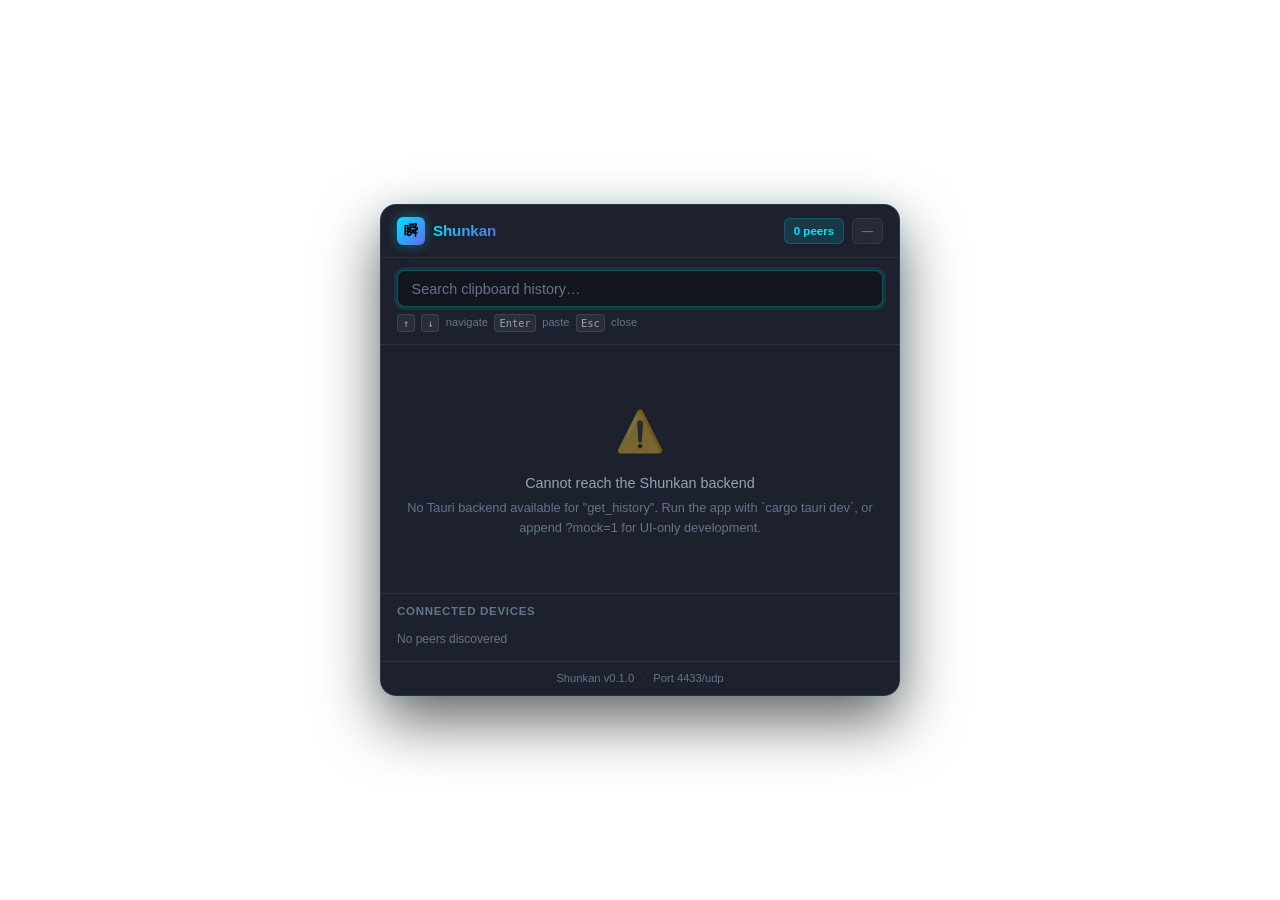
<file: desktop-linux/src/index.html>
<!DOCTYPE html>
<html lang="en">
<head>
    <meta charset="UTF-8">
    <meta name="viewport" content="width=device-width, initial-scale=1.0">
    <title>Shunkan — Clipboard Sync</title>
    <link rel="stylesheet" href="styles.css">
</head>
<body>
    <!-- Glassmorphic Command Palette Overlay -->
    <div id="app" class="palette-container">
        <!-- Header -->
        <header class="palette-header">
            <div class="logo">
                <div class="logo-icon">瞬</div>
                <span class="logo-text">Shunkan</span>
            </div>
            <div class="status-bar">
                <span id="peer-count" class="status-badge">0 peers</span>
                <span id="session-type" class="status-badge muted">—</span>
            </div>
        </header>

        <!-- Search / Filter -->
        <div class="search-container">
            <input
                type="text"
                id="search-input"
                class="search-input"
                placeholder="Search clipboard history…"
                autocomplete="off"
                autofocus
            >
            <div class="search-shortcut">
                <kbd>↑</kbd><kbd>↓</kbd> navigate
                <kbd>Enter</kbd> paste
                <kbd>Esc</kbd> close
            </div>
        </div>

        <!-- Clipboard History List -->
        <div id="history-list" class="history-list">
            <div class="empty-state">
                <div class="empty-icon">📋</div>
                <p>No clipboard history yet</p>
                <p class="empty-hint">Copy something to get started</p>
            </div>
        </div>

        <!-- Connected Peers Panel -->
        <div class="peers-panel">
            <h3 class="peers-title">Connected Devices</h3>
            <div id="peers-list" class="peers-list">
                <div class="empty-peers">No peers discovered</div>
            </div>
        </div>

        <!-- Footer -->
        <footer class="palette-footer">
            <span>Shunkan v<span id="version">0.1.0</span></span>
            <span class="separator">·</span>
            <span>Port <span id="port">4433</span>/udp</span>
        </footer>
    </div>

    <script src="app.js"></script>
</body>
</html>
</file>
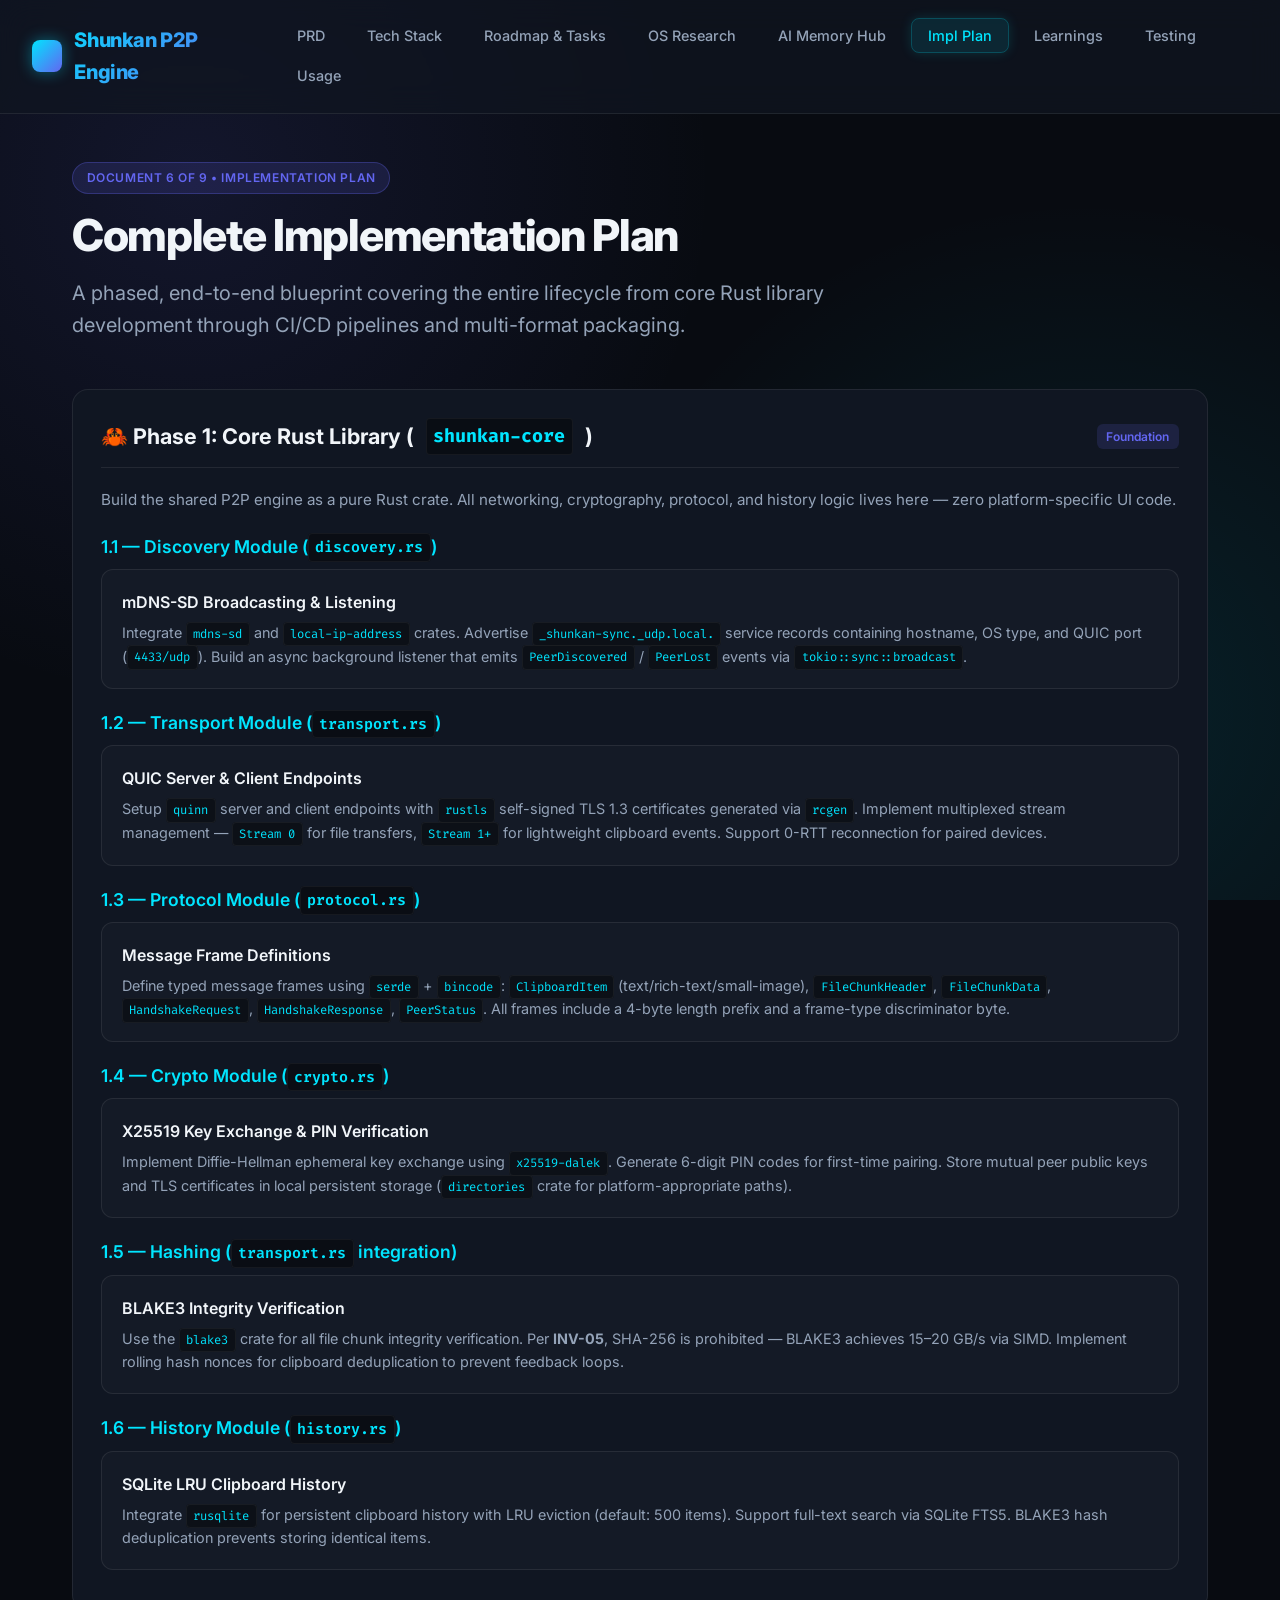
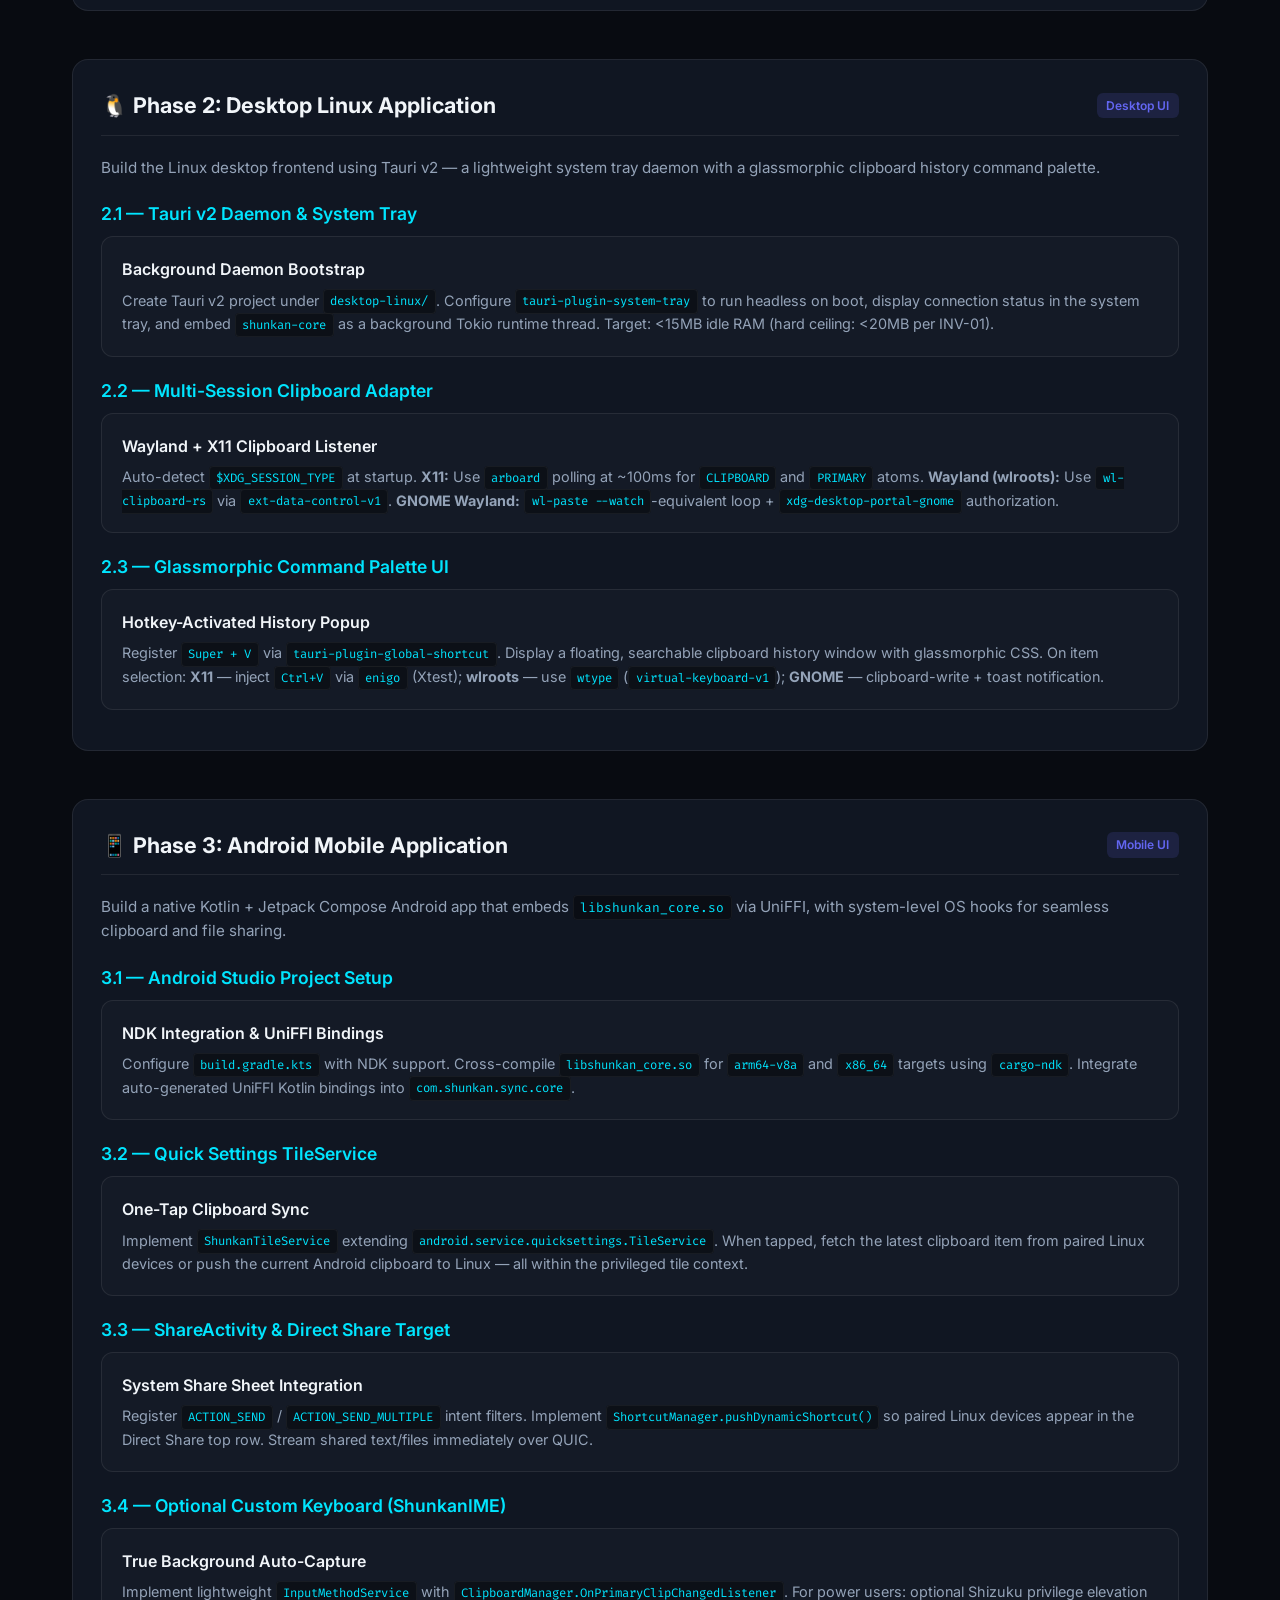
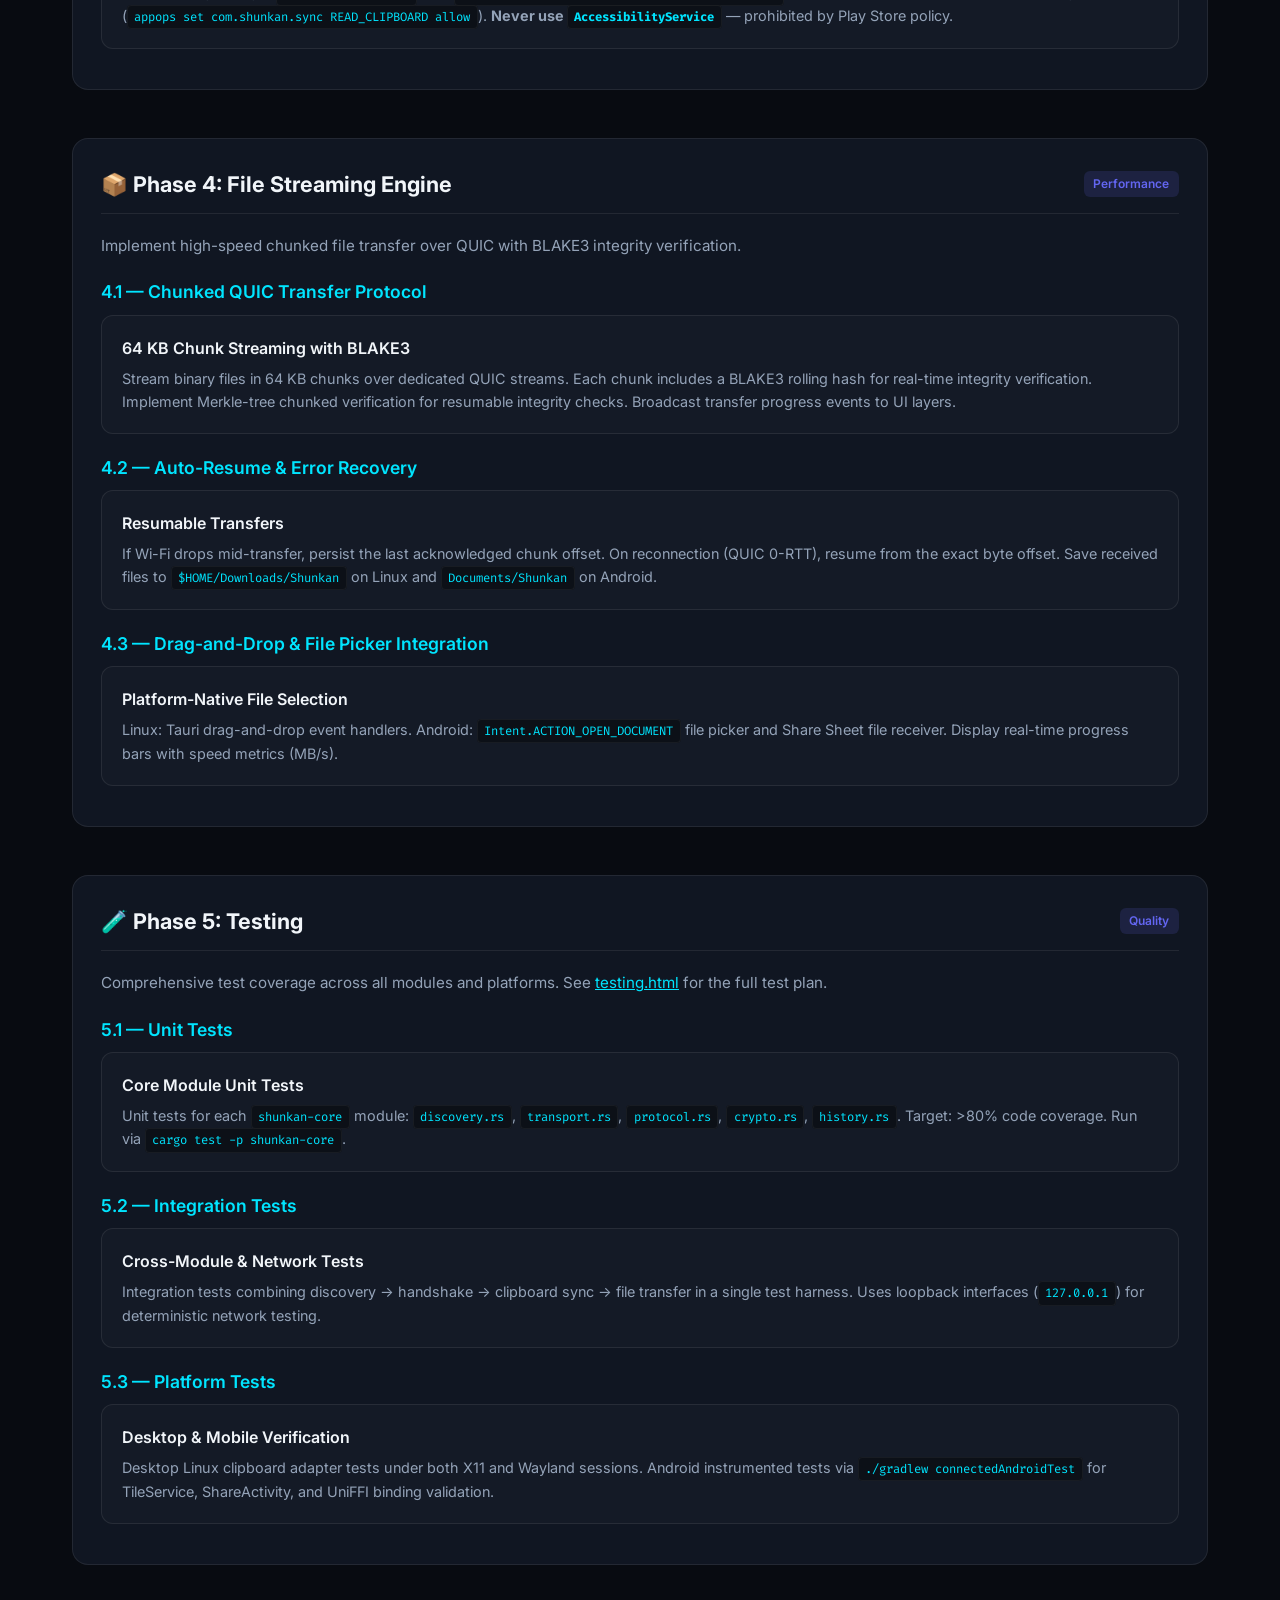
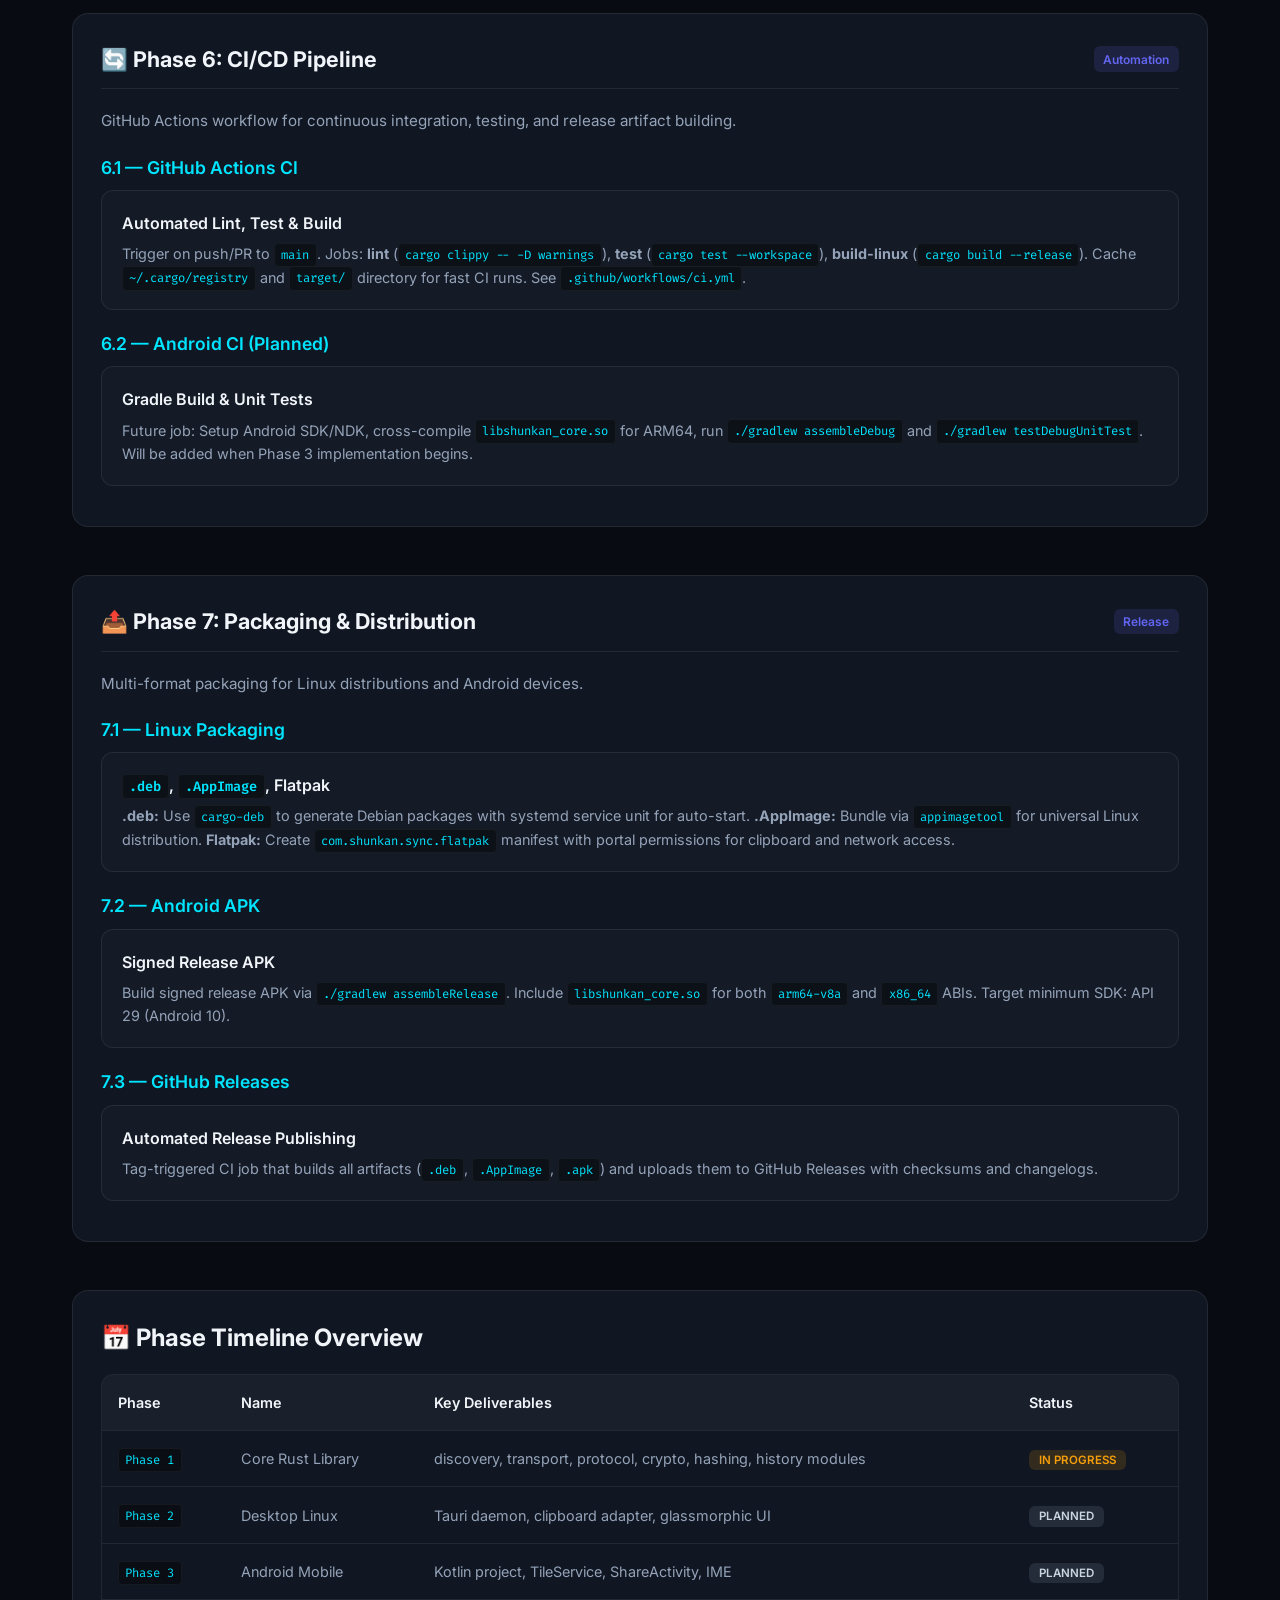
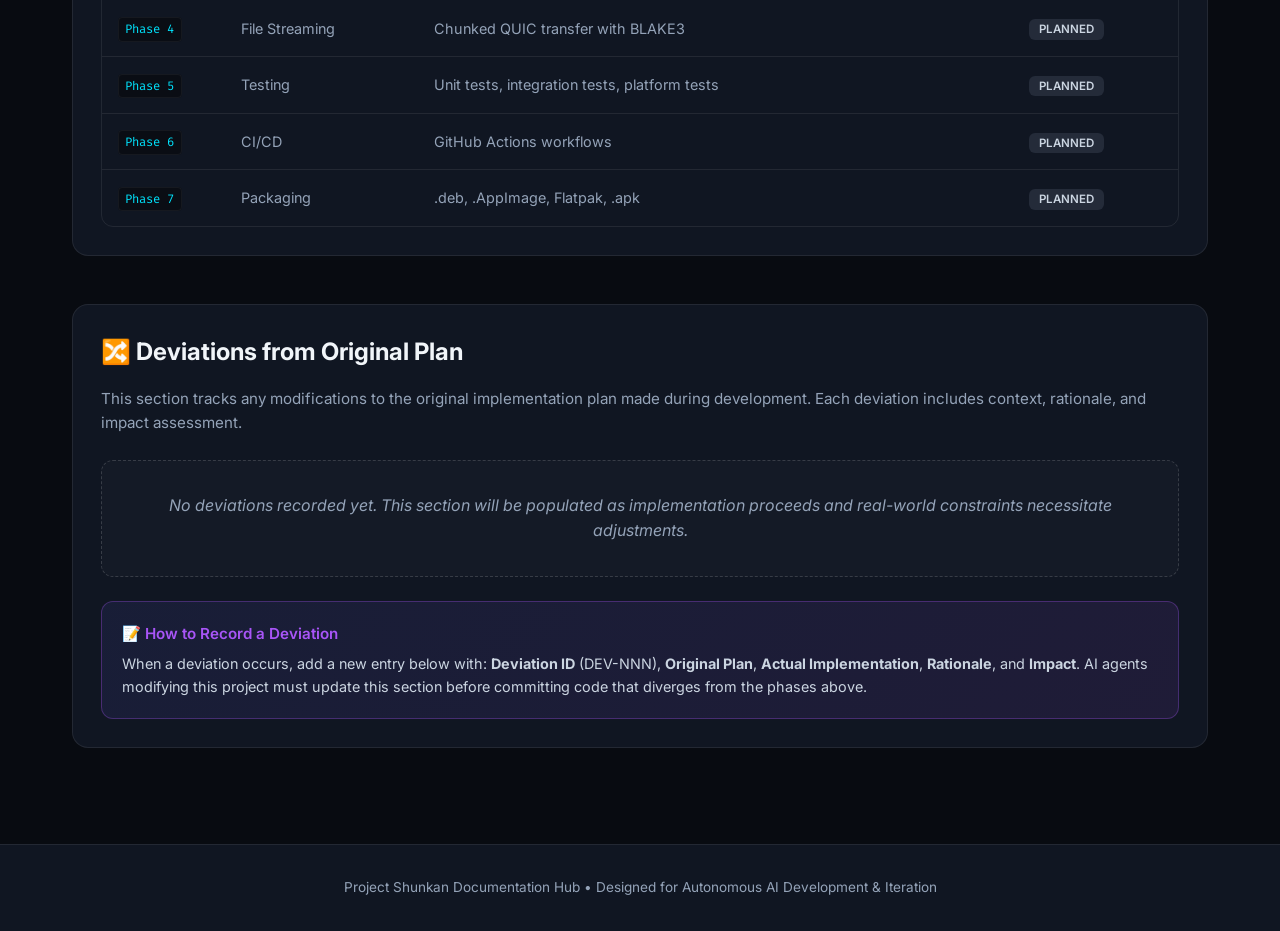
<file: implementation_plan.html>
<!DOCTYPE html>
<html lang="en">
<head>
    <meta charset="UTF-8">
    <meta name="viewport" content="width=device-width, initial-scale=1.0">
    <title>Implementation Plan — Project Shunkan (瞬間)</title>
    <link rel="preconnect" href="https://fonts.googleapis.com">
    <link rel="preconnect" href="https://fonts.gstatic.com" crossorigin>
    <link href="https://fonts.googleapis.com/css2?family=Fira+Code:wght@400;500;600&family=Inter:wght@300;400;500;600;700;800&display=swap" rel="stylesheet">
    <style>
        :root {
            --bg-base: #080b11;
            --bg-surface: #101622;
            --bg-surface-hover: #161e2f;
            --bg-glass: rgba(16, 22, 34, 0.7);
            --border-color: rgba(255, 255, 255, 0.08);
            --border-glow: rgba(0, 229, 255, 0.3);
            --text-main: #f1f5f9;
            --text-muted: #94a3b8;
            --accent-cyan: #00e5ff;
            --accent-indigo: #6366f1;
            --accent-purple: #a855f7;
            --accent-emerald: #10b981;
            --accent-amber: #f59e0b;
            --accent-rose: #f43f5e;
        }

        * {
            box-sizing: border-box;
            margin: 0;
            padding: 0;
        }

        body {
            font-family: 'Inter', -apple-system, BlinkMacSystemFont, sans-serif;
            background-color: var(--bg-base);
            color: var(--text-main);
            line-height: 1.6;
            min-height: 100vh;
            display: flex;
            flex-direction: column;
            background-image: 
                radial-gradient(circle at 15% 20%, rgba(99, 102, 241, 0.12) 0%, transparent 40%),
                radial-gradient(circle at 85% 80%, rgba(0, 229, 255, 0.1) 0%, transparent 40%);
            background-attachment: fixed;
        }

        /* Top Navigation */
        header {
            position: sticky;
            top: 0;
            z-index: 100;
            background: var(--bg-glass);
            backdrop-filter: blur(16px);
            -webkit-backdrop-filter: blur(16px);
            border-bottom: 1px solid var(--border-color);
            padding: 1rem 2rem;
            display: flex;
            justify-content: space-between;
            align-items: center;
        }

        .logo {
            display: flex;
            align-items: center;
            gap: 0.75rem;
            font-weight: 800;
            font-size: 1.25rem;
            letter-spacing: -0.02em;
            background: linear-gradient(135deg, var(--accent-cyan), var(--accent-indigo));
            -webkit-background-clip: text;
            -webkit-text-fill-color: transparent;
        }

        .logo-icon {
            width: 32px;
            height: 32px;
            border-radius: 8px;
            background: linear-gradient(135deg, var(--accent-cyan), var(--accent-indigo));
            display: flex;
            align-items: center;
            justify-content: center;
            color: #000;
            font-weight: 900;
            font-size: 1.1rem;
            box-shadow: 0 0 15px rgba(0, 229, 255, 0.4);
        }

        nav ul {
            display: flex;
            list-style: none;
            gap: 0.5rem;
            flex-wrap: wrap;
        }

        nav a {
            color: var(--text-muted);
            text-decoration: none;
            padding: 0.5rem 1rem;
            border-radius: 8px;
            font-size: 0.9rem;
            font-weight: 500;
            transition: all 0.2s ease;
            border: 1px solid transparent;
        }

        nav a:hover {
            color: var(--text-main);
            background: var(--bg-surface-hover);
        }

        nav a.active {
            color: var(--accent-cyan);
            background: rgba(0, 229, 255, 0.1);
            border-color: rgba(0, 229, 255, 0.2);
            box-shadow: 0 0 12px rgba(0, 229, 255, 0.15);
        }

        main {
            max-width: 1200px;
            margin: 0 auto;
            padding: 3rem 2rem;
            flex: 1;
            width: 100%;
        }

        .page-header {
            margin-bottom: 3rem;
        }

        .badge {
            display: inline-flex;
            align-items: center;
            gap: 0.5rem;
            padding: 0.35rem 0.85rem;
            border-radius: 9999px;
            background: rgba(99, 102, 241, 0.15);
            color: var(--accent-indigo);
            border: 1px solid rgba(99, 102, 241, 0.3);
            font-size: 0.75rem;
            font-weight: 600;
            text-transform: uppercase;
            letter-spacing: 0.05em;
            margin-bottom: 1rem;
        }

        h1 {
            font-size: 2.75rem;
            font-weight: 800;
            letter-spacing: -0.03em;
            line-height: 1.15;
            margin-bottom: 1rem;
        }

        .subtitle {
            font-size: 1.25rem;
            color: var(--text-muted);
            max-width: 800px;
            font-weight: 400;
        }

        .section-grid {
            display: grid;
            grid-template-columns: repeat(12, 1fr);
            gap: 1.5rem;
            margin-bottom: 3rem;
        }

        .card {
            background: var(--bg-surface);
            border: 1px solid var(--border-color);
            border-radius: 16px;
            padding: 1.75rem;
            transition: all 0.3s cubic-bezier(0.16, 1, 0.3, 1);
            position: relative;
            overflow: hidden;
        }

        .card:hover {
            border-color: rgba(255, 255, 255, 0.18);
            transform: translateY(-2px);
            box-shadow: 0 12px 30px rgba(0, 0, 0, 0.4);
        }

        .card::before {
            content: '';
            position: absolute;
            top: 0;
            left: 0;
            width: 100%;
            height: 3px;
            background: linear-gradient(90deg, var(--accent-cyan), var(--accent-indigo));
            opacity: 0;
            transition: opacity 0.3s ease;
        }

        .card:hover::before {
            opacity: 1;
        }

        .col-12 { grid-column: span 12; }
        .col-8 { grid-column: span 8; }
        .col-6 { grid-column: span 6; }
        .col-4 { grid-column: span 4; }

        @media (max-width: 900px) {
            .col-8, .col-6, .col-4 { grid-column: span 12; }
        }

        h2 {
            font-size: 1.5rem;
            font-weight: 700;
            margin-bottom: 1rem;
            color: var(--text-main);
            display: flex;
            align-items: center;
            gap: 0.75rem;
        }

        h3 {
            font-size: 1.1rem;
            font-weight: 600;
            margin: 1.25rem 0 0.5rem;
            color: var(--accent-cyan);
        }

        p, li {
            color: var(--text-muted);
            font-size: 0.95rem;
        }

        ul, ol {
            padding-left: 1.5rem;
            margin-top: 0.5rem;
        }

        li {
            margin-bottom: 0.5rem;
        }

        li strong {
            color: var(--text-main);
        }

        code {
            font-family: 'Fira Code', monospace;
            background: rgba(0, 0, 0, 0.4);
            padding: 0.2rem 0.4rem;
            border-radius: 4px;
            font-size: 0.85em;
            color: var(--accent-cyan);
            border: 1px solid rgba(255, 255, 255, 0.05);
        }

        pre {
            background: #06090e;
            border: 1px solid rgba(255, 255, 255, 0.06);
            border-radius: 12px;
            padding: 1.25rem;
            overflow-x: auto;
            margin: 1rem 0;
            font-family: 'Fira Code', monospace;
            font-size: 0.88rem;
            color: #e2e8f0;
            line-height: 1.5;
        }

        .phase-header {
            margin: 2.5rem 0 1.25rem;
            display: flex;
            align-items: center;
            justify-content: space-between;
            border-bottom: 1px solid var(--border-color);
            padding-bottom: 0.75rem;
        }

        .phase-title {
            font-size: 1.35rem;
            font-weight: 700;
            color: var(--text-main);
            display: flex;
            align-items: center;
            gap: 0.75rem;
        }

        .phase-badge {
            font-size: 0.75rem;
            padding: 0.2rem 0.6rem;
            border-radius: 6px;
            background: rgba(99, 102, 241, 0.15);
            color: var(--accent-indigo);
            font-weight: 600;
        }

        .milestone-item {
            background: rgba(255, 255, 255, 0.02);
            border: 1px solid var(--border-color);
            border-radius: 12px;
            padding: 1.25rem;
            margin-bottom: 0.75rem;
        }

        .milestone-item h4 {
            color: var(--text-main);
            font-size: 1rem;
            font-weight: 600;
            margin-bottom: 0.35rem;
        }

        .milestone-item p {
            font-size: 0.9rem;
        }

        .status-tag {
            font-size: 0.72rem;
            padding: 0.2rem 0.6rem;
            border-radius: 6px;
            font-weight: 600;
            text-transform: uppercase;
        }

        .tag-planned { background: rgba(148, 163, 184, 0.15); color: #cbd5e1; }
        .tag-active { background: rgba(245, 158, 11, 0.15); color: var(--accent-amber); }
        .tag-done { background: rgba(16, 185, 129, 0.15); color: var(--accent-emerald); }

        .callout-info {
            background: linear-gradient(135deg, rgba(99, 102, 241, 0.1), rgba(168, 85, 247, 0.1));
            border: 1px solid rgba(168, 85, 247, 0.3);
            border-radius: 12px;
            padding: 1.25rem;
            margin-top: 1.5rem;
        }

        .callout-info h4 {
            color: var(--accent-purple);
            font-size: 0.95rem;
            font-weight: 600;
            margin-bottom: 0.35rem;
        }

        .deviation-empty {
            background: rgba(255, 255, 255, 0.02);
            border: 1px dashed rgba(255, 255, 255, 0.15);
            border-radius: 12px;
            padding: 2rem;
            text-align: center;
            color: var(--text-muted);
            font-style: italic;
        }

        .table-container {
            overflow-x: auto;
            margin-top: 1rem;
            border-radius: 12px;
            border: 1px solid var(--border-color);
        }

        table {
            width: 100%;
            border-collapse: collapse;
            text-align: left;
            font-size: 0.9rem;
        }

        th {
            background: rgba(255, 255, 255, 0.04);
            padding: 1rem;
            font-weight: 600;
            color: var(--text-main);
            border-bottom: 1px solid var(--border-color);
        }

        td {
            padding: 1rem;
            border-bottom: 1px solid var(--border-color);
            color: var(--text-muted);
        }

        tr:last-child td {
            border-bottom: none;
        }

        tr:hover td {
            background: rgba(255, 255, 255, 0.02);
            color: var(--text-main);
        }

        footer {
            border-top: 1px solid var(--border-color);
            padding: 2rem;
            text-align: center;
            font-size: 0.85rem;
            color: var(--text-muted);
            background: var(--bg-surface);
        }
    </style>
</head>
<body>

<header>
    <div class="logo">
        <div class="logo-icon">瞬</div>
        <span>Shunkan P2P Engine</span>
    </div>
    <nav>
        <ul>
            <li><a href="prd.html">PRD</a></li>
            <li><a href="stack.html">Tech Stack</a></li>
            <li><a href="tasks.html">Roadmap &amp; Tasks</a></li>
            <li><a href="research.html">OS Research</a></li>
            <li><a href="memory.html">AI Memory Hub</a></li>
            <li><a href="implementation_plan.html" class="active">Impl Plan</a></li>
            <li><a href="learnings.html">Learnings</a></li>
            <li><a href="testing.html">Testing</a></li>
            <li><a href="usage.html">Usage</a></li>
        </ul>
    </nav>
</header>

<main>
    <div class="page-header">
        <div class="badge">Document 6 of 9 • Implementation Plan</div>
        <h1>Complete Implementation Plan</h1>
        <p class="subtitle">
            A phased, end-to-end blueprint covering the entire lifecycle from core Rust library development through CI/CD pipelines and multi-format packaging.
        </p>
    </div>

    <!-- Phase 1 -->
    <div class="section-grid">
        <div class="card col-12">
            <div class="phase-header" style="margin-top:0;">
                <div class="phase-title">🦀 Phase 1: Core Rust Library (<code>shunkan-core</code>)</div>
                <span class="phase-badge">Foundation</span>
            </div>
            <p>Build the shared P2P engine as a pure Rust crate. All networking, cryptography, protocol, and history logic lives here — zero platform-specific UI code.</p>

            <h3>1.1 — Discovery Module (<code>discovery.rs</code>)</h3>
            <div class="milestone-item">
                <h4>mDNS-SD Broadcasting &amp; Listening</h4>
                <p>Integrate <code>mdns-sd</code> and <code>local-ip-address</code> crates. Advertise <code>_shunkan-sync._udp.local.</code> service records containing hostname, OS type, and QUIC port (<code>4433/udp</code>). Build an async background listener that emits <code>PeerDiscovered</code> / <code>PeerLost</code> events via <code>tokio::sync::broadcast</code>.</p>
            </div>

            <h3>1.2 — Transport Module (<code>transport.rs</code>)</h3>
            <div class="milestone-item">
                <h4>QUIC Server &amp; Client Endpoints</h4>
                <p>Setup <code>quinn</code> server and client endpoints with <code>rustls</code> self-signed TLS 1.3 certificates generated via <code>rcgen</code>. Implement multiplexed stream management — <code>Stream 0</code> for file transfers, <code>Stream 1+</code> for lightweight clipboard events. Support 0-RTT reconnection for paired devices.</p>
            </div>

            <h3>1.3 — Protocol Module (<code>protocol.rs</code>)</h3>
            <div class="milestone-item">
                <h4>Message Frame Definitions</h4>
                <p>Define typed message frames using <code>serde</code> + <code>bincode</code>: <code>ClipboardItem</code> (text/rich-text/small-image), <code>FileChunkHeader</code>, <code>FileChunkData</code>, <code>HandshakeRequest</code>, <code>HandshakeResponse</code>, <code>PeerStatus</code>. All frames include a 4-byte length prefix and a frame-type discriminator byte.</p>
            </div>

            <h3>1.4 — Crypto Module (<code>crypto.rs</code>)</h3>
            <div class="milestone-item">
                <h4>X25519 Key Exchange &amp; PIN Verification</h4>
                <p>Implement Diffie-Hellman ephemeral key exchange using <code>x25519-dalek</code>. Generate 6-digit PIN codes for first-time pairing. Store mutual peer public keys and TLS certificates in local persistent storage (<code>directories</code> crate for platform-appropriate paths).</p>
            </div>

            <h3>1.5 — Hashing (<code>transport.rs</code> integration)</h3>
            <div class="milestone-item">
                <h4>BLAKE3 Integrity Verification</h4>
                <p>Use the <code>blake3</code> crate for all file chunk integrity verification. Per <strong>INV-05</strong>, SHA-256 is prohibited — BLAKE3 achieves 15–20 GB/s via SIMD. Implement rolling hash nonces for clipboard deduplication to prevent feedback loops.</p>
            </div>

            <h3>1.6 — History Module (<code>history.rs</code>)</h3>
            <div class="milestone-item">
                <h4>SQLite LRU Clipboard History</h4>
                <p>Integrate <code>rusqlite</code> for persistent clipboard history with LRU eviction (default: 500 items). Support full-text search via SQLite FTS5. BLAKE3 hash deduplication prevents storing identical items.</p>
            </div>
        </div>
    </div>

    <!-- Phase 2 -->
    <div class="section-grid">
        <div class="card col-12">
            <div class="phase-header" style="margin-top:0;">
                <div class="phase-title">🐧 Phase 2: Desktop Linux Application</div>
                <span class="phase-badge">Desktop UI</span>
            </div>
            <p>Build the Linux desktop frontend using Tauri v2 — a lightweight system tray daemon with a glassmorphic clipboard history command palette.</p>

            <h3>2.1 — Tauri v2 Daemon &amp; System Tray</h3>
            <div class="milestone-item">
                <h4>Background Daemon Bootstrap</h4>
                <p>Create Tauri v2 project under <code>desktop-linux/</code>. Configure <code>tauri-plugin-system-tray</code> to run headless on boot, display connection status in the system tray, and embed <code>shunkan-core</code> as a background Tokio runtime thread. Target: &lt;15MB idle RAM (hard ceiling: &lt;20MB per INV-01).</p>
            </div>

            <h3>2.2 — Multi-Session Clipboard Adapter</h3>
            <div class="milestone-item">
                <h4>Wayland + X11 Clipboard Listener</h4>
                <p>Auto-detect <code>$XDG_SESSION_TYPE</code> at startup. <strong>X11:</strong> Use <code>arboard</code> polling at ~100ms for <code>CLIPBOARD</code> and <code>PRIMARY</code> atoms. <strong>Wayland (wlroots):</strong> Use <code>wl-clipboard-rs</code> via <code>ext-data-control-v1</code>. <strong>GNOME Wayland:</strong> <code>wl-paste --watch</code>-equivalent loop + <code>xdg-desktop-portal-gnome</code> authorization.</p>
            </div>

            <h3>2.3 — Glassmorphic Command Palette UI</h3>
            <div class="milestone-item">
                <h4>Hotkey-Activated History Popup</h4>
                <p>Register <code>Super + V</code> via <code>tauri-plugin-global-shortcut</code>. Display a floating, searchable clipboard history window with glassmorphic CSS. On item selection: <strong>X11</strong> — inject <code>Ctrl+V</code> via <code>enigo</code> (Xtest); <strong>wlroots</strong> — use <code>wtype</code> (<code>virtual-keyboard-v1</code>); <strong>GNOME</strong> — clipboard-write + toast notification.</p>
            </div>
        </div>
    </div>

    <!-- Phase 3 -->
    <div class="section-grid">
        <div class="card col-12">
            <div class="phase-header" style="margin-top:0;">
                <div class="phase-title">📱 Phase 3: Android Mobile Application</div>
                <span class="phase-badge">Mobile UI</span>
            </div>
            <p>Build a native Kotlin + Jetpack Compose Android app that embeds <code>libshunkan_core.so</code> via UniFFI, with system-level OS hooks for seamless clipboard and file sharing.</p>

            <h3>3.1 — Android Studio Project Setup</h3>
            <div class="milestone-item">
                <h4>NDK Integration &amp; UniFFI Bindings</h4>
                <p>Configure <code>build.gradle.kts</code> with NDK support. Cross-compile <code>libshunkan_core.so</code> for <code>arm64-v8a</code> and <code>x86_64</code> targets using <code>cargo-ndk</code>. Integrate auto-generated UniFFI Kotlin bindings into <code>com.shunkan.sync.core</code>.</p>
            </div>

            <h3>3.2 — Quick Settings TileService</h3>
            <div class="milestone-item">
                <h4>One-Tap Clipboard Sync</h4>
                <p>Implement <code>ShunkanTileService</code> extending <code>android.service.quicksettings.TileService</code>. When tapped, fetch the latest clipboard item from paired Linux devices or push the current Android clipboard to Linux — all within the privileged tile context.</p>
            </div>

            <h3>3.3 — ShareActivity &amp; Direct Share Target</h3>
            <div class="milestone-item">
                <h4>System Share Sheet Integration</h4>
                <p>Register <code>ACTION_SEND</code> / <code>ACTION_SEND_MULTIPLE</code> intent filters. Implement <code>ShortcutManager.pushDynamicShortcut()</code> so paired Linux devices appear in the Direct Share top row. Stream shared text/files immediately over QUIC.</p>
            </div>

            <h3>3.4 — Optional Custom Keyboard (ShunkanIME)</h3>
            <div class="milestone-item">
                <h4>True Background Auto-Capture</h4>
                <p>Implement lightweight <code>InputMethodService</code> with <code>ClipboardManager.OnPrimaryClipChangedListener</code>. For power users: optional Shizuku privilege elevation (<code>appops set com.shunkan.sync READ_CLIPBOARD allow</code>). <strong>Never use <code>AccessibilityService</code></strong> — prohibited by Play Store policy.</p>
            </div>
        </div>
    </div>

    <!-- Phase 4 -->
    <div class="section-grid">
        <div class="card col-12">
            <div class="phase-header" style="margin-top:0;">
                <div class="phase-title">📦 Phase 4: File Streaming Engine</div>
                <span class="phase-badge">Performance</span>
            </div>
            <p>Implement high-speed chunked file transfer over QUIC with BLAKE3 integrity verification.</p>

            <h3>4.1 — Chunked QUIC Transfer Protocol</h3>
            <div class="milestone-item">
                <h4>64 KB Chunk Streaming with BLAKE3</h4>
                <p>Stream binary files in 64 KB chunks over dedicated QUIC streams. Each chunk includes a BLAKE3 rolling hash for real-time integrity verification. Implement Merkle-tree chunked verification for resumable integrity checks. Broadcast transfer progress events to UI layers.</p>
            </div>

            <h3>4.2 — Auto-Resume &amp; Error Recovery</h3>
            <div class="milestone-item">
                <h4>Resumable Transfers</h4>
                <p>If Wi-Fi drops mid-transfer, persist the last acknowledged chunk offset. On reconnection (QUIC 0-RTT), resume from the exact byte offset. Save received files to <code>$HOME/Downloads/Shunkan</code> on Linux and <code>Documents/Shunkan</code> on Android.</p>
            </div>

            <h3>4.3 — Drag-and-Drop &amp; File Picker Integration</h3>
            <div class="milestone-item">
                <h4>Platform-Native File Selection</h4>
                <p>Linux: Tauri drag-and-drop event handlers. Android: <code>Intent.ACTION_OPEN_DOCUMENT</code> file picker and Share Sheet file receiver. Display real-time progress bars with speed metrics (MB/s).</p>
            </div>
        </div>
    </div>

    <!-- Phase 5 -->
    <div class="section-grid">
        <div class="card col-12">
            <div class="phase-header" style="margin-top:0;">
                <div class="phase-title">🧪 Phase 5: Testing</div>
                <span class="phase-badge">Quality</span>
            </div>
            <p>Comprehensive test coverage across all modules and platforms. See <a href="testing.html" style="color: var(--accent-cyan);">testing.html</a> for the full test plan.</p>

            <h3>5.1 — Unit Tests</h3>
            <div class="milestone-item">
                <h4>Core Module Unit Tests</h4>
                <p>Unit tests for each <code>shunkan-core</code> module: <code>discovery.rs</code>, <code>transport.rs</code>, <code>protocol.rs</code>, <code>crypto.rs</code>, <code>history.rs</code>. Target: &gt;80% code coverage. Run via <code>cargo test -p shunkan-core</code>.</p>
            </div>

            <h3>5.2 — Integration Tests</h3>
            <div class="milestone-item">
                <h4>Cross-Module &amp; Network Tests</h4>
                <p>Integration tests combining discovery → handshake → clipboard sync → file transfer in a single test harness. Uses loopback interfaces (<code>127.0.0.1</code>) for deterministic network testing.</p>
            </div>

            <h3>5.3 — Platform Tests</h3>
            <div class="milestone-item">
                <h4>Desktop &amp; Mobile Verification</h4>
                <p>Desktop Linux clipboard adapter tests under both X11 and Wayland sessions. Android instrumented tests via <code>./gradlew connectedAndroidTest</code> for TileService, ShareActivity, and UniFFI binding validation.</p>
            </div>
        </div>
    </div>

    <!-- Phase 6 -->
    <div class="section-grid">
        <div class="card col-12">
            <div class="phase-header" style="margin-top:0;">
                <div class="phase-title">🔄 Phase 6: CI/CD Pipeline</div>
                <span class="phase-badge">Automation</span>
            </div>
            <p>GitHub Actions workflow for continuous integration, testing, and release artifact building.</p>

            <h3>6.1 — GitHub Actions CI</h3>
            <div class="milestone-item">
                <h4>Automated Lint, Test &amp; Build</h4>
                <p>Trigger on push/PR to <code>main</code>. Jobs: <strong>lint</strong> (<code>cargo clippy -- -D warnings</code>), <strong>test</strong> (<code>cargo test --workspace</code>), <strong>build-linux</strong> (<code>cargo build --release</code>). Cache <code>~/.cargo/registry</code> and <code>target/</code> directory for fast CI runs. See <code>.github/workflows/ci.yml</code>.</p>
            </div>

            <h3>6.2 — Android CI (Planned)</h3>
            <div class="milestone-item">
                <h4>Gradle Build &amp; Unit Tests</h4>
                <p>Future job: Setup Android SDK/NDK, cross-compile <code>libshunkan_core.so</code> for ARM64, run <code>./gradlew assembleDebug</code> and <code>./gradlew testDebugUnitTest</code>. Will be added when Phase 3 implementation begins.</p>
            </div>
        </div>
    </div>

    <!-- Phase 7 -->
    <div class="section-grid">
        <div class="card col-12">
            <div class="phase-header" style="margin-top:0;">
                <div class="phase-title">📤 Phase 7: Packaging &amp; Distribution</div>
                <span class="phase-badge">Release</span>
            </div>
            <p>Multi-format packaging for Linux distributions and Android devices.</p>

            <h3>7.1 — Linux Packaging</h3>
            <div class="milestone-item">
                <h4><code>.deb</code>, <code>.AppImage</code>, Flatpak</h4>
                <p><strong>.deb:</strong> Use <code>cargo-deb</code> to generate Debian packages with systemd service unit for auto-start. <strong>.AppImage:</strong> Bundle via <code>appimagetool</code> for universal Linux distribution. <strong>Flatpak:</strong> Create <code>com.shunkan.sync.flatpak</code> manifest with portal permissions for clipboard and network access.</p>
            </div>

            <h3>7.2 — Android APK</h3>
            <div class="milestone-item">
                <h4>Signed Release APK</h4>
                <p>Build signed release APK via <code>./gradlew assembleRelease</code>. Include <code>libshunkan_core.so</code> for both <code>arm64-v8a</code> and <code>x86_64</code> ABIs. Target minimum SDK: API 29 (Android 10).</p>
            </div>

            <h3>7.3 — GitHub Releases</h3>
            <div class="milestone-item">
                <h4>Automated Release Publishing</h4>
                <p>Tag-triggered CI job that builds all artifacts (<code>.deb</code>, <code>.AppImage</code>, <code>.apk</code>) and uploads them to GitHub Releases with checksums and changelogs.</p>
            </div>
        </div>
    </div>

    <!-- Phase Timeline -->
    <div class="section-grid">
        <div class="card col-12">
            <h2>📅 Phase Timeline Overview</h2>
            <div class="table-container">
                <table>
                    <thead>
                        <tr>
                            <th>Phase</th>
                            <th>Name</th>
                            <th>Key Deliverables</th>
                            <th>Status</th>
                        </tr>
                    </thead>
                    <tbody>
                        <tr>
                            <td><code>Phase 1</code></td>
                            <td>Core Rust Library</td>
                            <td>discovery, transport, protocol, crypto, hashing, history modules</td>
                            <td><span class="status-tag tag-active">In Progress</span></td>
                        </tr>
                        <tr>
                            <td><code>Phase 2</code></td>
                            <td>Desktop Linux</td>
                            <td>Tauri daemon, clipboard adapter, glassmorphic UI</td>
                            <td><span class="status-tag tag-planned">Planned</span></td>
                        </tr>
                        <tr>
                            <td><code>Phase 3</code></td>
                            <td>Android Mobile</td>
                            <td>Kotlin project, TileService, ShareActivity, IME</td>
                            <td><span class="status-tag tag-planned">Planned</span></td>
                        </tr>
                        <tr>
                            <td><code>Phase 4</code></td>
                            <td>File Streaming</td>
                            <td>Chunked QUIC transfer with BLAKE3</td>
                            <td><span class="status-tag tag-planned">Planned</span></td>
                        </tr>
                        <tr>
                            <td><code>Phase 5</code></td>
                            <td>Testing</td>
                            <td>Unit tests, integration tests, platform tests</td>
                            <td><span class="status-tag tag-planned">Planned</span></td>
                        </tr>
                        <tr>
                            <td><code>Phase 6</code></td>
                            <td>CI/CD</td>
                            <td>GitHub Actions workflows</td>
                            <td><span class="status-tag tag-planned">Planned</span></td>
                        </tr>
                        <tr>
                            <td><code>Phase 7</code></td>
                            <td>Packaging</td>
                            <td>.deb, .AppImage, Flatpak, .apk</td>
                            <td><span class="status-tag tag-planned">Planned</span></td>
                        </tr>
                    </tbody>
                </table>
            </div>
        </div>
    </div>

    <!-- Deviations -->
    <div class="section-grid">
        <div class="card col-12">
            <h2>🔀 Deviations from Original Plan</h2>
            <p>This section tracks any modifications to the original implementation plan made during development. Each deviation includes context, rationale, and impact assessment.</p>
            <div class="deviation-empty" style="margin-top: 1.5rem;">
                No deviations recorded yet. This section will be populated as implementation proceeds and real-world constraints necessitate adjustments.
            </div>

            <div class="callout-info">
                <h4>📝 How to Record a Deviation</h4>
                <p style="color: #cbd5e1; font-size: 0.9rem;">When a deviation occurs, add a new entry below with: <strong>Deviation ID</strong> (DEV-NNN), <strong>Original Plan</strong>, <strong>Actual Implementation</strong>, <strong>Rationale</strong>, and <strong>Impact</strong>. AI agents modifying this project must update this section before committing code that diverges from the phases above.</p>
            </div>
        </div>
    </div>
</main>

<footer>
    Project Shunkan Documentation Hub • Designed for Autonomous AI Development &amp; Iteration
</footer>

</body>
</html>
</file>
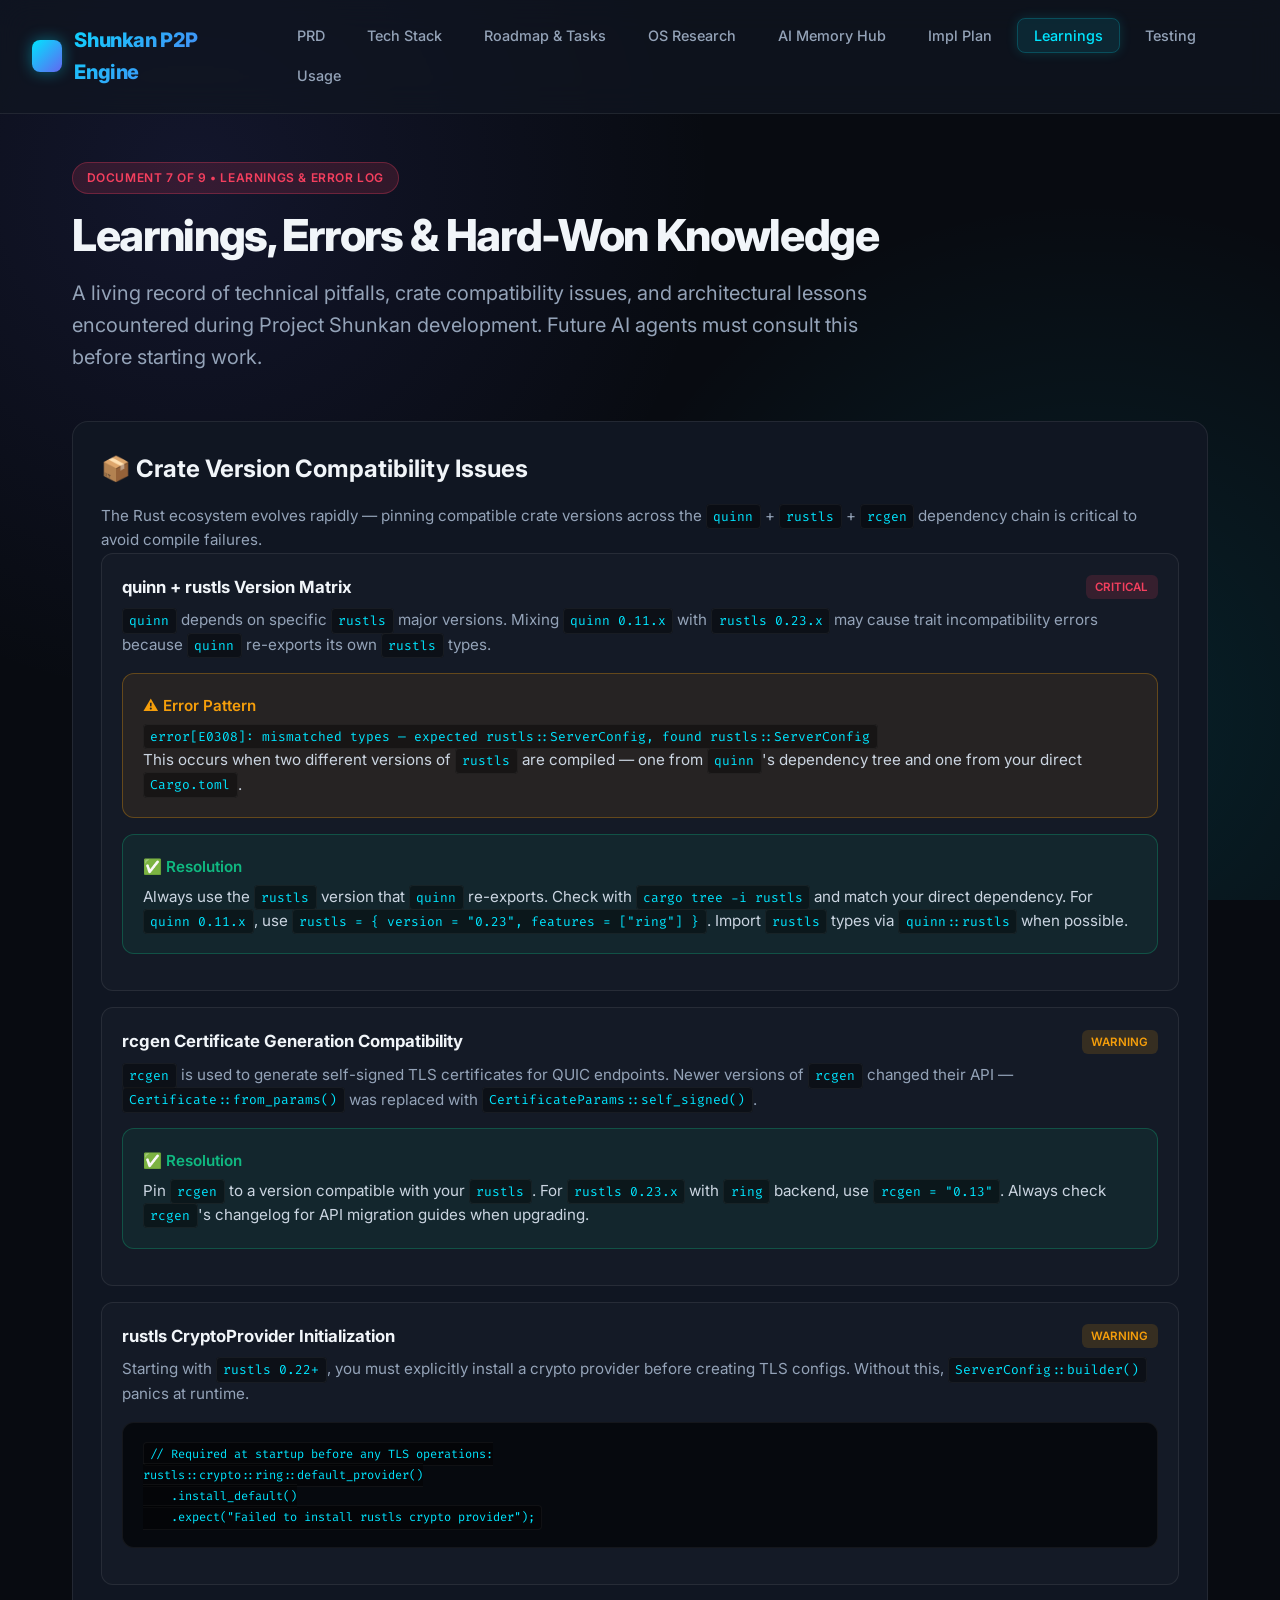
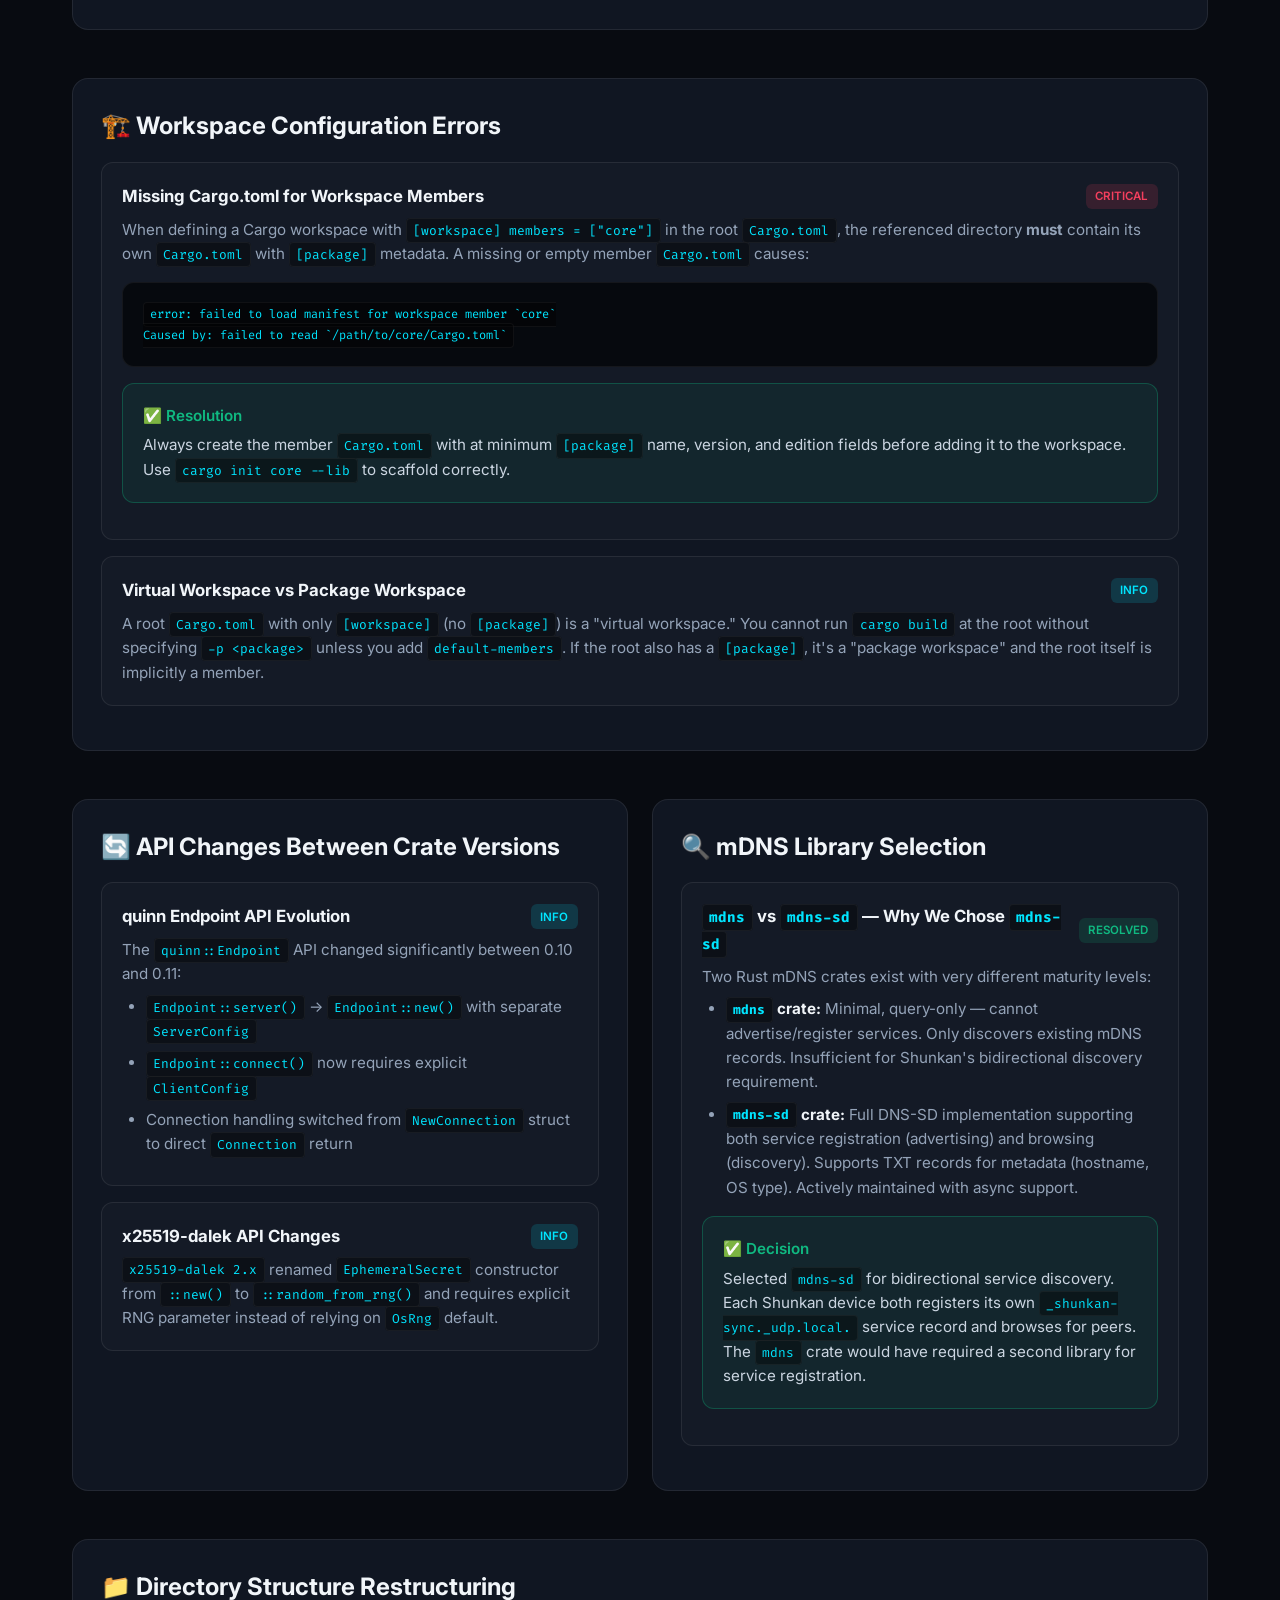
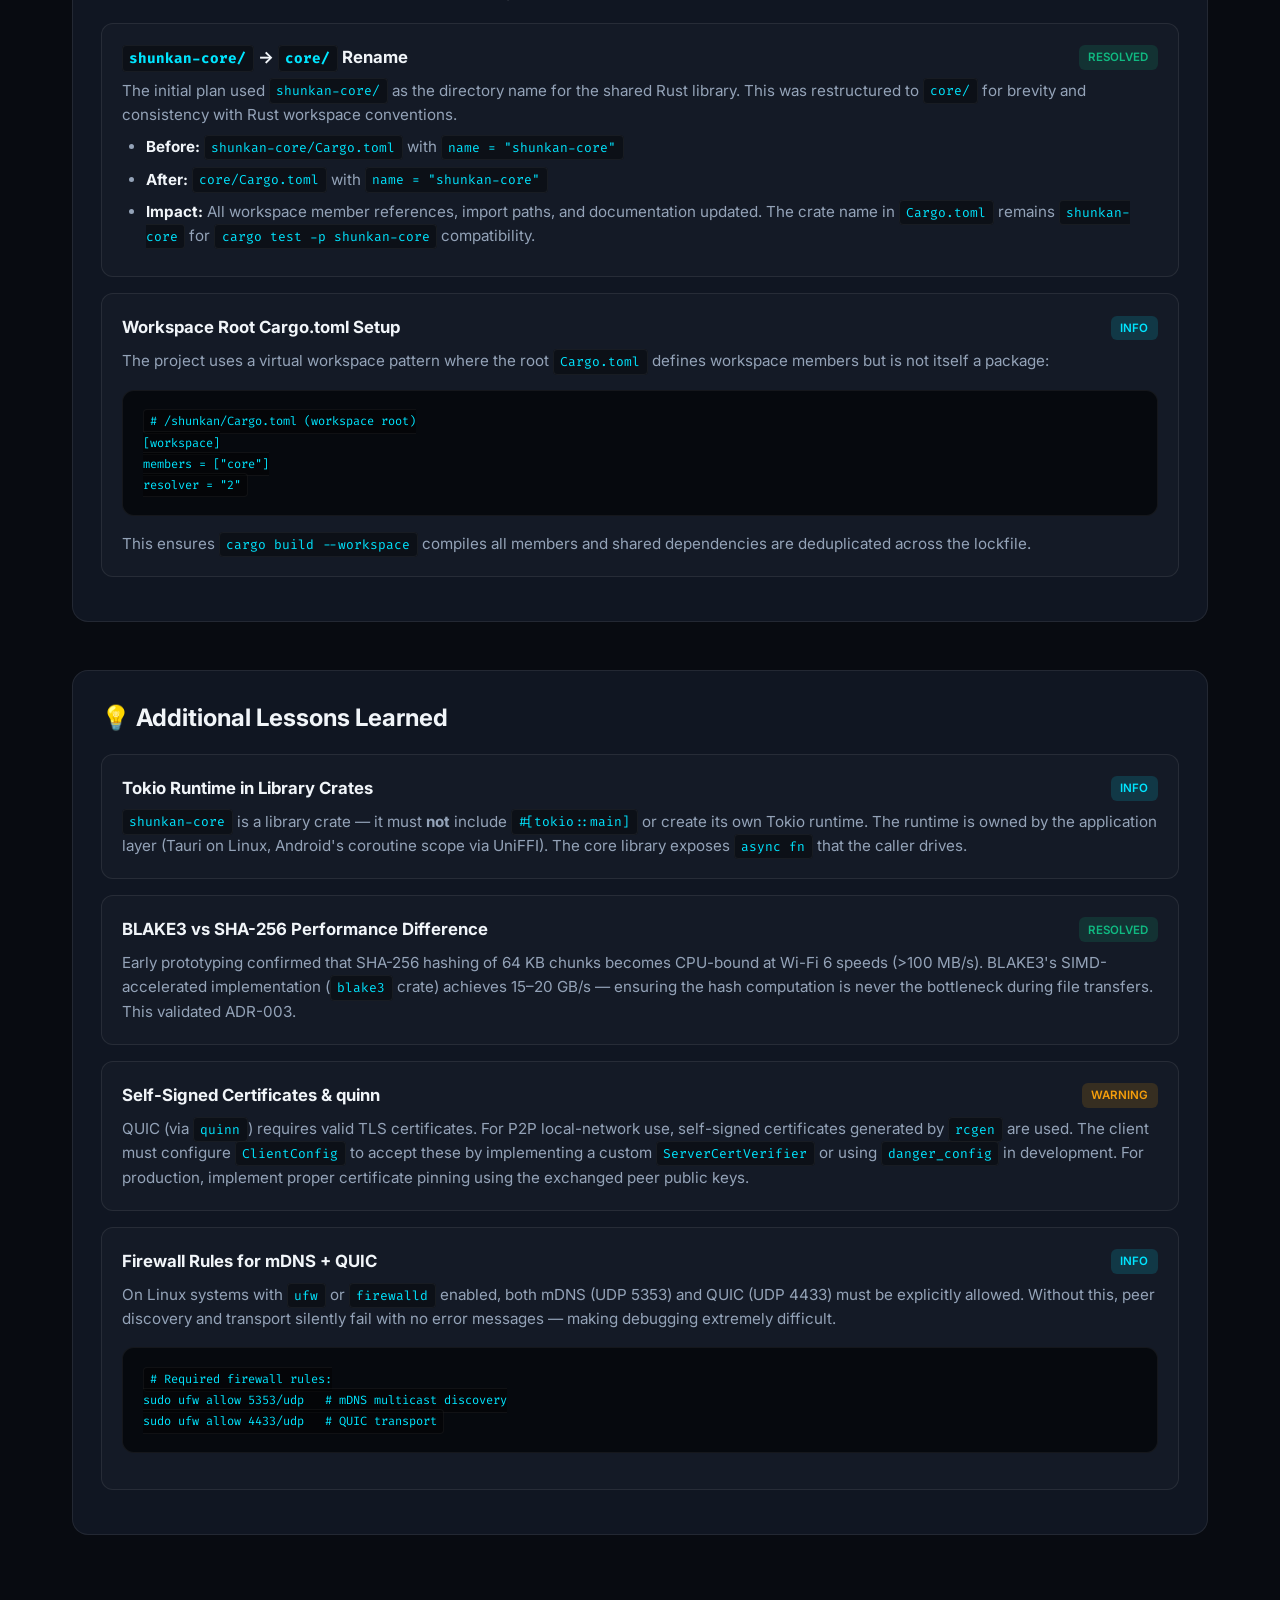
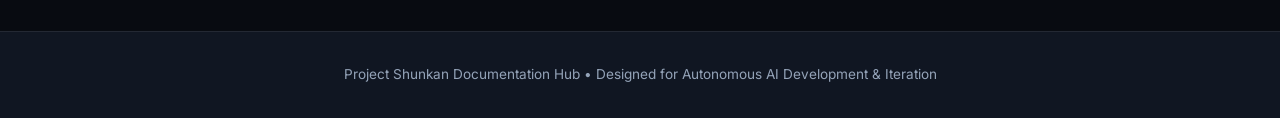
<file: learnings.html>
<!DOCTYPE html>
<html lang="en">
<head>
    <meta charset="UTF-8">
    <meta name="viewport" content="width=device-width, initial-scale=1.0">
    <title>Learnings &amp; Errors — Project Shunkan (瞬間)</title>
    <link rel="preconnect" href="https://fonts.googleapis.com">
    <link rel="preconnect" href="https://fonts.gstatic.com" crossorigin>
    <link href="https://fonts.googleapis.com/css2?family=Fira+Code:wght@400;500;600&family=Inter:wght@300;400;500;600;700;800&display=swap" rel="stylesheet">
    <style>
        :root {
            --bg-base: #080b11;
            --bg-surface: #101622;
            --bg-surface-hover: #161e2f;
            --bg-glass: rgba(16, 22, 34, 0.7);
            --border-color: rgba(255, 255, 255, 0.08);
            --border-glow: rgba(0, 229, 255, 0.3);
            --text-main: #f1f5f9;
            --text-muted: #94a3b8;
            --accent-cyan: #00e5ff;
            --accent-indigo: #6366f1;
            --accent-purple: #a855f7;
            --accent-emerald: #10b981;
            --accent-amber: #f59e0b;
            --accent-rose: #f43f5e;
        }

        * {
            box-sizing: border-box;
            margin: 0;
            padding: 0;
        }

        body {
            font-family: 'Inter', -apple-system, BlinkMacSystemFont, sans-serif;
            background-color: var(--bg-base);
            color: var(--text-main);
            line-height: 1.6;
            min-height: 100vh;
            display: flex;
            flex-direction: column;
            background-image: 
                radial-gradient(circle at 15% 20%, rgba(99, 102, 241, 0.12) 0%, transparent 40%),
                radial-gradient(circle at 85% 80%, rgba(0, 229, 255, 0.1) 0%, transparent 40%);
            background-attachment: fixed;
        }

        header {
            position: sticky;
            top: 0;
            z-index: 100;
            background: var(--bg-glass);
            backdrop-filter: blur(16px);
            -webkit-backdrop-filter: blur(16px);
            border-bottom: 1px solid var(--border-color);
            padding: 1rem 2rem;
            display: flex;
            justify-content: space-between;
            align-items: center;
        }

        .logo {
            display: flex;
            align-items: center;
            gap: 0.75rem;
            font-weight: 800;
            font-size: 1.25rem;
            letter-spacing: -0.02em;
            background: linear-gradient(135deg, var(--accent-cyan), var(--accent-indigo));
            -webkit-background-clip: text;
            -webkit-text-fill-color: transparent;
        }

        .logo-icon {
            width: 32px;
            height: 32px;
            border-radius: 8px;
            background: linear-gradient(135deg, var(--accent-cyan), var(--accent-indigo));
            display: flex;
            align-items: center;
            justify-content: center;
            color: #000;
            font-weight: 900;
            font-size: 1.1rem;
            box-shadow: 0 0 15px rgba(0, 229, 255, 0.4);
        }

        nav ul {
            display: flex;
            list-style: none;
            gap: 0.5rem;
            flex-wrap: wrap;
        }

        nav a {
            color: var(--text-muted);
            text-decoration: none;
            padding: 0.5rem 1rem;
            border-radius: 8px;
            font-size: 0.9rem;
            font-weight: 500;
            transition: all 0.2s ease;
            border: 1px solid transparent;
        }

        nav a:hover {
            color: var(--text-main);
            background: var(--bg-surface-hover);
        }

        nav a.active {
            color: var(--accent-cyan);
            background: rgba(0, 229, 255, 0.1);
            border-color: rgba(0, 229, 255, 0.2);
            box-shadow: 0 0 12px rgba(0, 229, 255, 0.15);
        }

        main {
            max-width: 1200px;
            margin: 0 auto;
            padding: 3rem 2rem;
            flex: 1;
            width: 100%;
        }

        .page-header {
            margin-bottom: 3rem;
        }

        .badge {
            display: inline-flex;
            align-items: center;
            gap: 0.5rem;
            padding: 0.35rem 0.85rem;
            border-radius: 9999px;
            background: rgba(244, 63, 94, 0.15);
            color: var(--accent-rose);
            border: 1px solid rgba(244, 63, 94, 0.3);
            font-size: 0.75rem;
            font-weight: 600;
            text-transform: uppercase;
            letter-spacing: 0.05em;
            margin-bottom: 1rem;
        }

        h1 {
            font-size: 2.75rem;
            font-weight: 800;
            letter-spacing: -0.03em;
            line-height: 1.15;
            margin-bottom: 1rem;
        }

        .subtitle {
            font-size: 1.25rem;
            color: var(--text-muted);
            max-width: 800px;
            font-weight: 400;
        }

        .section-grid {
            display: grid;
            grid-template-columns: repeat(12, 1fr);
            gap: 1.5rem;
            margin-bottom: 3rem;
        }

        .card {
            background: var(--bg-surface);
            border: 1px solid var(--border-color);
            border-radius: 16px;
            padding: 1.75rem;
            transition: all 0.3s cubic-bezier(0.16, 1, 0.3, 1);
            position: relative;
            overflow: hidden;
        }

        .card:hover {
            border-color: rgba(255, 255, 255, 0.18);
            transform: translateY(-2px);
            box-shadow: 0 12px 30px rgba(0, 0, 0, 0.4);
        }

        .card::before {
            content: '';
            position: absolute;
            top: 0;
            left: 0;
            width: 100%;
            height: 3px;
            background: linear-gradient(90deg, var(--accent-rose), var(--accent-amber));
            opacity: 0;
            transition: opacity 0.3s ease;
        }

        .card:hover::before {
            opacity: 1;
        }

        .col-12 { grid-column: span 12; }
        .col-6 { grid-column: span 6; }
        .col-4 { grid-column: span 4; }

        @media (max-width: 900px) {
            .col-6, .col-4 { grid-column: span 12; }
        }

        h2 {
            font-size: 1.5rem;
            font-weight: 700;
            margin-bottom: 1rem;
            color: var(--text-main);
            display: flex;
            align-items: center;
            gap: 0.75rem;
        }

        h3 {
            font-size: 1.1rem;
            font-weight: 600;
            margin: 1.25rem 0 0.5rem;
            color: var(--accent-cyan);
        }

        p, li {
            color: var(--text-muted);
            font-size: 0.95rem;
        }

        ul, ol {
            padding-left: 1.5rem;
            margin-top: 0.5rem;
        }

        li {
            margin-bottom: 0.5rem;
        }

        li strong {
            color: var(--text-main);
        }

        code {
            font-family: 'Fira Code', monospace;
            background: rgba(0, 0, 0, 0.4);
            padding: 0.2rem 0.4rem;
            border-radius: 4px;
            font-size: 0.85em;
            color: var(--accent-cyan);
            border: 1px solid rgba(255, 255, 255, 0.05);
        }

        pre {
            background: #06090e;
            border: 1px solid rgba(255, 255, 255, 0.06);
            border-radius: 12px;
            padding: 1.25rem;
            overflow-x: auto;
            margin: 1rem 0;
            font-family: 'Fira Code', monospace;
            font-size: 0.88rem;
            color: #e2e8f0;
            line-height: 1.5;
        }

        .learning-card {
            background: rgba(255, 255, 255, 0.02);
            border: 1px solid var(--border-color);
            border-radius: 12px;
            padding: 1.25rem;
            margin-bottom: 1rem;
        }

        .learning-header {
            display: flex;
            align-items: center;
            justify-content: space-between;
            margin-bottom: 0.5rem;
        }

        .learning-title {
            font-weight: 700;
            color: var(--text-main);
            font-size: 1.05rem;
        }

        .severity-tag {
            font-size: 0.72rem;
            padding: 0.2rem 0.6rem;
            border-radius: 6px;
            font-weight: 600;
            text-transform: uppercase;
        }

        .severity-critical { background: rgba(244, 63, 94, 0.15); color: var(--accent-rose); }
        .severity-warning { background: rgba(245, 158, 11, 0.15); color: var(--accent-amber); }
        .severity-info { background: rgba(0, 229, 255, 0.15); color: var(--accent-cyan); }
        .severity-resolved { background: rgba(16, 185, 129, 0.15); color: var(--accent-emerald); }

        .callout-warning {
            background: rgba(245, 158, 11, 0.08);
            border: 1px solid rgba(245, 158, 11, 0.3);
            border-radius: 12px;
            padding: 1.25rem;
            margin: 1rem 0;
        }

        .callout-warning h4 {
            color: var(--accent-amber);
            font-size: 0.95rem;
            font-weight: 600;
            margin-bottom: 0.35rem;
        }

        .callout-success {
            background: rgba(16, 185, 129, 0.08);
            border: 1px solid rgba(16, 185, 129, 0.3);
            border-radius: 12px;
            padding: 1.25rem;
            margin: 1rem 0;
        }

        .callout-success h4 {
            color: var(--accent-emerald);
            font-size: 0.95rem;
            font-weight: 600;
            margin-bottom: 0.35rem;
        }

        footer {
            border-top: 1px solid var(--border-color);
            padding: 2rem;
            text-align: center;
            font-size: 0.85rem;
            color: var(--text-muted);
            background: var(--bg-surface);
        }
    </style>
</head>
<body>

<header>
    <div class="logo">
        <div class="logo-icon">瞬</div>
        <span>Shunkan P2P Engine</span>
    </div>
    <nav>
        <ul>
            <li><a href="prd.html">PRD</a></li>
            <li><a href="stack.html">Tech Stack</a></li>
            <li><a href="tasks.html">Roadmap &amp; Tasks</a></li>
            <li><a href="research.html">OS Research</a></li>
            <li><a href="memory.html">AI Memory Hub</a></li>
            <li><a href="implementation_plan.html">Impl Plan</a></li>
            <li><a href="learnings.html" class="active">Learnings</a></li>
            <li><a href="testing.html">Testing</a></li>
            <li><a href="usage.html">Usage</a></li>
        </ul>
    </nav>
</header>

<main>
    <div class="page-header">
        <div class="badge">Document 7 of 9 • Learnings &amp; Error Log</div>
        <h1>Learnings, Errors &amp; Hard-Won Knowledge</h1>
        <p class="subtitle">
            A living record of technical pitfalls, crate compatibility issues, and architectural lessons encountered during Project Shunkan development. Future AI agents must consult this before starting work.
        </p>
    </div>

    <!-- Crate Version Compatibility -->
    <div class="section-grid">
        <div class="card col-12">
            <h2>📦 Crate Version Compatibility Issues</h2>
            <p>The Rust ecosystem evolves rapidly — pinning compatible crate versions across the <code>quinn</code> + <code>rustls</code> + <code>rcgen</code> dependency chain is critical to avoid compile failures.</p>

            <div class="learning-card">
                <div class="learning-header">
                    <span class="learning-title">quinn + rustls Version Matrix</span>
                    <span class="severity-tag severity-critical">Critical</span>
                </div>
                <p><code>quinn</code> depends on specific <code>rustls</code> major versions. Mixing <code>quinn 0.11.x</code> with <code>rustls 0.23.x</code> may cause trait incompatibility errors because <code>quinn</code> re-exports its own <code>rustls</code> types.</p>
                <div class="callout-warning">
                    <h4>⚠️ Error Pattern</h4>
                    <p style="color: #cbd5e1;"><code>error[E0308]: mismatched types — expected rustls::ServerConfig, found rustls::ServerConfig</code><br>This occurs when two different versions of <code>rustls</code> are compiled — one from <code>quinn</code>'s dependency tree and one from your direct <code>Cargo.toml</code>.</p>
                </div>
                <div class="callout-success">
                    <h4>✅ Resolution</h4>
                    <p style="color: #cbd5e1;">Always use the <code>rustls</code> version that <code>quinn</code> re-exports. Check with <code>cargo tree -i rustls</code> and match your direct dependency. For <code>quinn 0.11.x</code>, use <code>rustls = { version = "0.23", features = ["ring"] }</code>. Import <code>rustls</code> types via <code>quinn::rustls</code> when possible.</p>
                </div>
            </div>

            <div class="learning-card">
                <div class="learning-header">
                    <span class="learning-title">rcgen Certificate Generation Compatibility</span>
                    <span class="severity-tag severity-warning">Warning</span>
                </div>
                <p><code>rcgen</code> is used to generate self-signed TLS certificates for QUIC endpoints. Newer versions of <code>rcgen</code> changed their API — <code>Certificate::from_params()</code> was replaced with <code>CertificateParams::self_signed()</code>.</p>
                <div class="callout-success">
                    <h4>✅ Resolution</h4>
                    <p style="color: #cbd5e1;">Pin <code>rcgen</code> to a version compatible with your <code>rustls</code>. For <code>rustls 0.23.x</code> with <code>ring</code> backend, use <code>rcgen = "0.13"</code>. Always check <code>rcgen</code>'s changelog for API migration guides when upgrading.</p>
                </div>
            </div>

            <div class="learning-card">
                <div class="learning-header">
                    <span class="learning-title">rustls CryptoProvider Initialization</span>
                    <span class="severity-tag severity-warning">Warning</span>
                </div>
                <p>Starting with <code>rustls 0.22+</code>, you must explicitly install a crypto provider before creating TLS configs. Without this, <code>ServerConfig::builder()</code> panics at runtime.</p>
                <pre><code>// Required at startup before any TLS operations:
rustls::crypto::ring::default_provider()
    .install_default()
    .expect("Failed to install rustls crypto provider");</code></pre>
            </div>
        </div>
    </div>

    <!-- Workspace Configuration -->
    <div class="section-grid">
        <div class="card col-12">
            <h2>🏗️ Workspace Configuration Errors</h2>

            <div class="learning-card">
                <div class="learning-header">
                    <span class="learning-title">Missing Cargo.toml for Workspace Members</span>
                    <span class="severity-tag severity-critical">Critical</span>
                </div>
                <p>When defining a Cargo workspace with <code>[workspace] members = ["core"]</code> in the root <code>Cargo.toml</code>, the referenced directory <strong>must</strong> contain its own <code>Cargo.toml</code> with <code>[package]</code> metadata. A missing or empty member <code>Cargo.toml</code> causes:</p>
                <pre><code>error: failed to load manifest for workspace member `core`
Caused by: failed to read `/path/to/core/Cargo.toml`</code></pre>
                <div class="callout-success">
                    <h4>✅ Resolution</h4>
                    <p style="color: #cbd5e1;">Always create the member <code>Cargo.toml</code> with at minimum <code>[package]</code> name, version, and edition fields before adding it to the workspace. Use <code>cargo init core --lib</code> to scaffold correctly.</p>
                </div>
            </div>

            <div class="learning-card">
                <div class="learning-header">
                    <span class="learning-title">Virtual Workspace vs Package Workspace</span>
                    <span class="severity-tag severity-info">Info</span>
                </div>
                <p>A root <code>Cargo.toml</code> with only <code>[workspace]</code> (no <code>[package]</code>) is a "virtual workspace." You cannot run <code>cargo build</code> at the root without specifying <code>-p &lt;package&gt;</code> unless you add <code>default-members</code>. If the root also has a <code>[package]</code>, it's a "package workspace" and the root itself is implicitly a member.</p>
            </div>
        </div>
    </div>

    <!-- API Changes -->
    <div class="section-grid">
        <div class="card col-6">
            <h2>🔄 API Changes Between Crate Versions</h2>

            <div class="learning-card">
                <div class="learning-header">
                    <span class="learning-title">quinn Endpoint API Evolution</span>
                    <span class="severity-tag severity-info">Info</span>
                </div>
                <p>The <code>quinn::Endpoint</code> API changed significantly between 0.10 and 0.11:</p>
                <ul>
                    <li><code>Endpoint::server()</code> → <code>Endpoint::new()</code> with separate <code>ServerConfig</code></li>
                    <li><code>Endpoint::connect()</code> now requires explicit <code>ClientConfig</code></li>
                    <li>Connection handling switched from <code>NewConnection</code> struct to direct <code>Connection</code> return</li>
                </ul>
            </div>

            <div class="learning-card">
                <div class="learning-header">
                    <span class="learning-title">x25519-dalek API Changes</span>
                    <span class="severity-tag severity-info">Info</span>
                </div>
                <p><code>x25519-dalek 2.x</code> renamed <code>EphemeralSecret</code> constructor from <code>::new()</code> to <code>::random_from_rng()</code> and requires explicit RNG parameter instead of relying on <code>OsRng</code> default.</p>
            </div>
        </div>

        <!-- mDNS Library Selection -->
        <div class="card col-6">
            <h2>🔍 mDNS Library Selection</h2>

            <div class="learning-card">
                <div class="learning-header">
                    <span class="learning-title"><code>mdns</code> vs <code>mdns-sd</code> — Why We Chose <code>mdns-sd</code></span>
                    <span class="severity-tag severity-resolved">Resolved</span>
                </div>
                <p>Two Rust mDNS crates exist with very different maturity levels:</p>
                <ul>
                    <li><strong><code>mdns</code> crate:</strong> Minimal, query-only — cannot advertise/register services. Only discovers existing mDNS records. Insufficient for Shunkan's bidirectional discovery requirement.</li>
                    <li><strong><code>mdns-sd</code> crate:</strong> Full DNS-SD implementation supporting both service registration (advertising) and browsing (discovery). Supports TXT records for metadata (hostname, OS type). Actively maintained with async support.</li>
                </ul>
                <div class="callout-success">
                    <h4>✅ Decision</h4>
                    <p style="color: #cbd5e1;">Selected <code>mdns-sd</code> for bidirectional service discovery. Each Shunkan device both registers its own <code>_shunkan-sync._udp.local.</code> service record and browses for peers. The <code>mdns</code> crate would have required a second library for service registration.</p>
                </div>
            </div>
        </div>
    </div>

    <!-- Directory Restructuring -->
    <div class="section-grid">
        <div class="card col-12">
            <h2>📁 Directory Structure Restructuring</h2>

            <div class="learning-card">
                <div class="learning-header">
                    <span class="learning-title"><code>shunkan-core/</code> → <code>core/</code> Rename</span>
                    <span class="severity-tag severity-resolved">Resolved</span>
                </div>
                <p>The initial plan used <code>shunkan-core/</code> as the directory name for the shared Rust library. This was restructured to <code>core/</code> for brevity and consistency with Rust workspace conventions.</p>
                <ul>
                    <li><strong>Before:</strong> <code>shunkan-core/Cargo.toml</code> with <code>name = "shunkan-core"</code></li>
                    <li><strong>After:</strong> <code>core/Cargo.toml</code> with <code>name = "shunkan-core"</code></li>
                    <li><strong>Impact:</strong> All workspace member references, import paths, and documentation updated. The crate name in <code>Cargo.toml</code> remains <code>shunkan-core</code> for <code>cargo test -p shunkan-core</code> compatibility.</li>
                </ul>
            </div>

            <div class="learning-card">
                <div class="learning-header">
                    <span class="learning-title">Workspace Root Cargo.toml Setup</span>
                    <span class="severity-tag severity-info">Info</span>
                </div>
                <p>The project uses a virtual workspace pattern where the root <code>Cargo.toml</code> defines workspace members but is not itself a package:</p>
                <pre><code># /shunkan/Cargo.toml (workspace root)
[workspace]
members = ["core"]
resolver = "2"</code></pre>
                <p style="margin-top: 0.5rem;">This ensures <code>cargo build --workspace</code> compiles all members and shared dependencies are deduplicated across the lockfile.</p>
            </div>
        </div>
    </div>

    <!-- Additional Lessons -->
    <div class="section-grid">
        <div class="card col-12">
            <h2>💡 Additional Lessons Learned</h2>

            <div class="learning-card">
                <div class="learning-header">
                    <span class="learning-title">Tokio Runtime in Library Crates</span>
                    <span class="severity-tag severity-info">Info</span>
                </div>
                <p><code>shunkan-core</code> is a library crate — it must <strong>not</strong> include <code>#[tokio::main]</code> or create its own Tokio runtime. The runtime is owned by the application layer (Tauri on Linux, Android's coroutine scope via UniFFI). The core library exposes <code>async fn</code> that the caller drives.</p>
            </div>

            <div class="learning-card">
                <div class="learning-header">
                    <span class="learning-title">BLAKE3 vs SHA-256 Performance Difference</span>
                    <span class="severity-tag severity-resolved">Resolved</span>
                </div>
                <p>Early prototyping confirmed that SHA-256 hashing of 64 KB chunks becomes CPU-bound at Wi-Fi 6 speeds (>100 MB/s). BLAKE3's SIMD-accelerated implementation (<code>blake3</code> crate) achieves 15–20 GB/s — ensuring the hash computation is never the bottleneck during file transfers. This validated ADR-003.</p>
            </div>

            <div class="learning-card">
                <div class="learning-header">
                    <span class="learning-title">Self-Signed Certificates &amp; quinn</span>
                    <span class="severity-tag severity-warning">Warning</span>
                </div>
                <p>QUIC (via <code>quinn</code>) requires valid TLS certificates. For P2P local-network use, self-signed certificates generated by <code>rcgen</code> are used. The client must configure <code>ClientConfig</code> to accept these by implementing a custom <code>ServerCertVerifier</code> or using <code>danger_config</code> in development. For production, implement proper certificate pinning using the exchanged peer public keys.</p>
            </div>

            <div class="learning-card">
                <div class="learning-header">
                    <span class="learning-title">Firewall Rules for mDNS + QUIC</span>
                    <span class="severity-tag severity-info">Info</span>
                </div>
                <p>On Linux systems with <code>ufw</code> or <code>firewalld</code> enabled, both mDNS (UDP 5353) and QUIC (UDP 4433) must be explicitly allowed. Without this, peer discovery and transport silently fail with no error messages — making debugging extremely difficult.</p>
                <pre><code># Required firewall rules:
sudo ufw allow 5353/udp   # mDNS multicast discovery
sudo ufw allow 4433/udp   # QUIC transport</code></pre>
            </div>
        </div>
    </div>
</main>

<footer>
    Project Shunkan Documentation Hub • Designed for Autonomous AI Development &amp; Iteration
</footer>

</body>
</html>
</file>
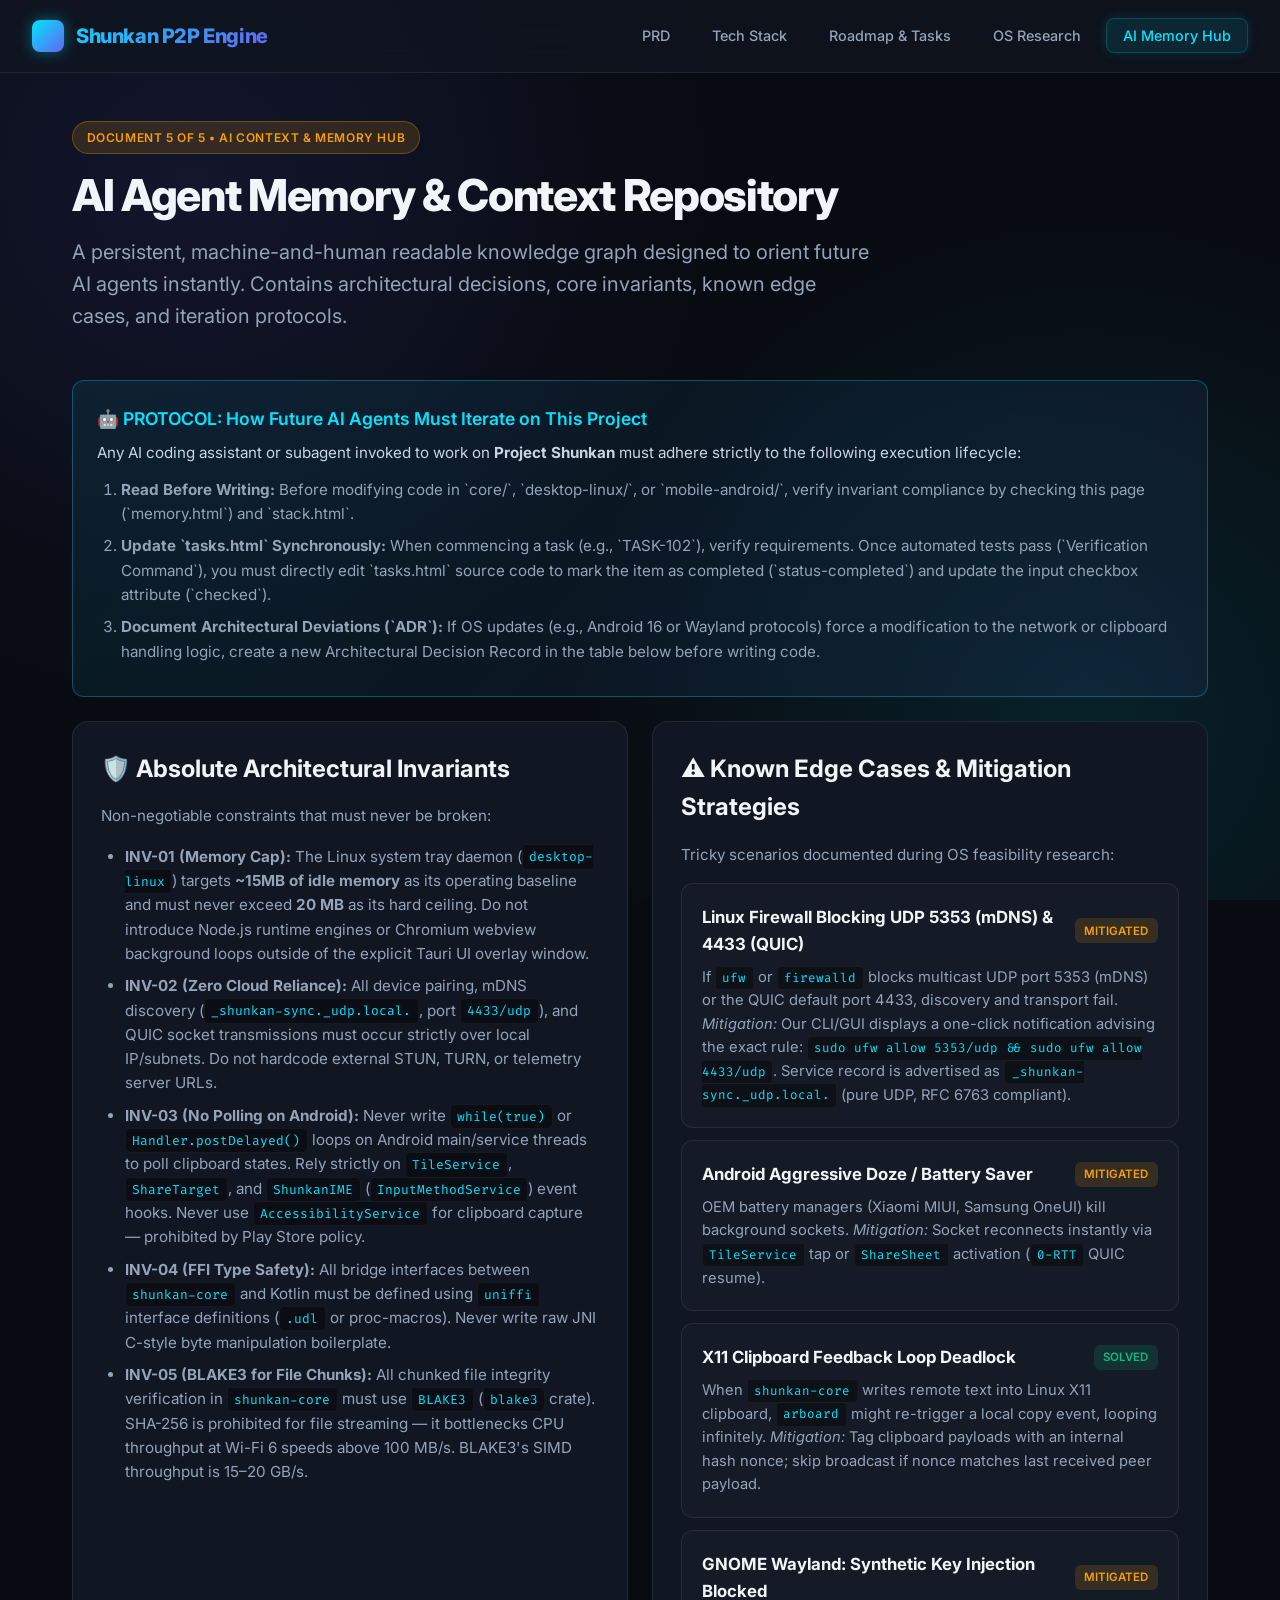
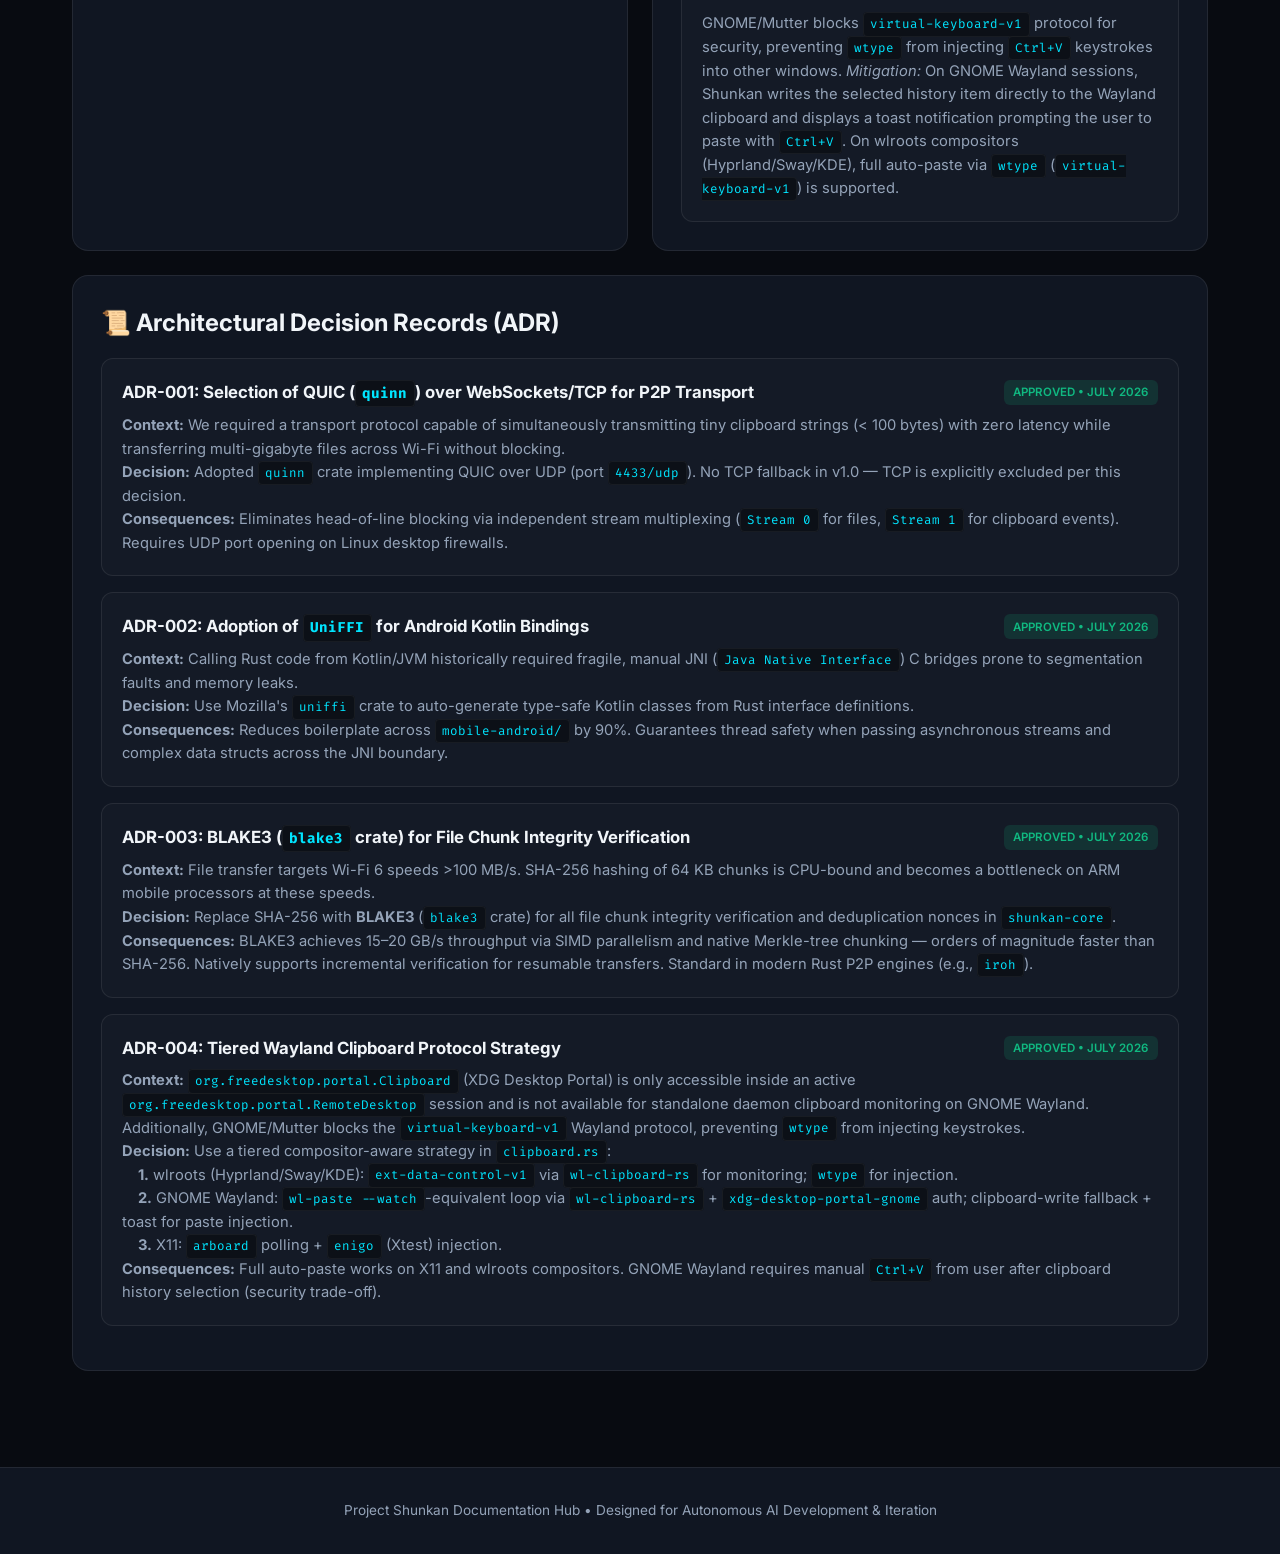
<file: memory.html>
<!DOCTYPE html>
<html lang="en">
<head>
    <meta charset="UTF-8">
    <meta name="viewport" content="width=device-width, initial-scale=1.0">
    <title>AI Memory Hub — Project Shunkan (瞬間)</title>
    <link rel="preconnect" href="https://fonts.googleapis.com">
    <link rel="preconnect" href="https://fonts.gstatic.com" crossorigin>
    <link href="https://fonts.googleapis.com/css2?family=Fira+Code:wght@400;500;600&family=Inter:wght@300;400;500;600;700;800&display=swap" rel="stylesheet">
    <style>
        :root {
            --bg-base: #080b11;
            --bg-surface: #101622;
            --bg-surface-hover: #161e2f;
            --bg-glass: rgba(16, 22, 34, 0.7);
            --border-color: rgba(255, 255, 255, 0.08);
            --border-glow: rgba(0, 229, 255, 0.3);
            --text-main: #f1f5f9;
            --text-muted: #94a3b8;
            --accent-cyan: #00e5ff;
            --accent-indigo: #6366f1;
            --accent-purple: #a855f7;
            --accent-emerald: #10b981;
            --accent-amber: #f59e0b;
            --accent-rose: #f43f5e;
        }

        * {
            box-sizing: border-box;
            margin: 0;
            padding: 0;
        }

        body {
            font-family: 'Inter', -apple-system, BlinkMacSystemFont, sans-serif;
            background-color: var(--bg-base);
            color: var(--text-main);
            line-height: 1.6;
            min-height: 100vh;
            display: flex;
            flex-direction: column;
            background-image: 
                radial-gradient(circle at 15% 20%, rgba(99, 102, 241, 0.12) 0%, transparent 40%),
                radial-gradient(circle at 85% 80%, rgba(0, 229, 255, 0.1) 0%, transparent 40%);
            background-attachment: fixed;
        }

        /* Top Navigation */
        header {
            position: sticky;
            top: 0;
            z-index: 100;
            background: var(--bg-glass);
            backdrop-filter: blur(16px);
            -webkit-backdrop-filter: blur(16px);
            border-bottom: 1px solid var(--border-color);
            padding: 1rem 2rem;
            display: flex;
            justify-content: space-between;
            align-items: center;
        }

        .logo {
            display: flex;
            align-items: center;
            gap: 0.75rem;
            font-weight: 800;
            font-size: 1.25rem;
            letter-spacing: -0.02em;
            background: linear-gradient(135deg, var(--accent-cyan), var(--accent-indigo));
            -webkit-background-clip: text;
            -webkit-text-fill-color: transparent;
        }

        .logo-icon {
            width: 32px;
            height: 32px;
            border-radius: 8px;
            background: linear-gradient(135deg, var(--accent-cyan), var(--accent-indigo));
            display: flex;
            align-items: center;
            justify-content: center;
            color: #000;
            font-weight: 900;
            font-size: 1.1rem;
            box-shadow: 0 0 15px rgba(0, 229, 255, 0.4);
        }

        nav ul {
            display: flex;
            list-style: none;
            gap: 0.5rem;
        }

        nav a {
            color: var(--text-muted);
            text-decoration: none;
            padding: 0.5rem 1rem;
            border-radius: 8px;
            font-size: 0.9rem;
            font-weight: 500;
            transition: all 0.2s ease;
            border: 1px solid transparent;
        }

        nav a:hover {
            color: var(--text-main);
            background: var(--bg-surface-hover);
        }

        nav a.active {
            color: var(--accent-cyan);
            background: rgba(0, 229, 255, 0.1);
            border-color: rgba(0, 229, 255, 0.2);
            box-shadow: 0 0 12px rgba(0, 229, 255, 0.15);
        }

        main {
            max-width: 1200px;
            margin: 0 auto;
            padding: 3rem 2rem;
            flex: 1;
            width: 100%;
        }

        .page-header {
            margin-bottom: 3rem;
        }

        .badge {
            display: inline-flex;
            align-items: center;
            gap: 0.5rem;
            padding: 0.35rem 0.85rem;
            border-radius: 9999px;
            background: rgba(245, 158, 11, 0.15);
            color: var(--accent-amber);
            border: 1px solid rgba(245, 158, 11, 0.3);
            font-size: 0.75rem;
            font-weight: 600;
            text-transform: uppercase;
            letter-spacing: 0.05em;
            margin-bottom: 1rem;
        }

        h1 {
            font-size: 2.75rem;
            font-weight: 800;
            letter-spacing: -0.03em;
            line-height: 1.15;
            margin-bottom: 1rem;
        }

        .subtitle {
            font-size: 1.25rem;
            color: var(--text-muted);
            max-width: 800px;
            font-weight: 400;
        }

        .section-grid {
            display: grid;
            grid-template-columns: repeat(12, 1fr);
            gap: 1.5rem;
            margin-bottom: 3rem;
        }

        .card {
            background: var(--bg-surface);
            border: 1px solid var(--border-color);
            border-radius: 16px;
            padding: 1.75rem;
            transition: all 0.3s cubic-bezier(0.16, 1, 0.3, 1);
            position: relative;
            overflow: hidden;
        }

        .card:hover {
            border-color: rgba(255, 255, 255, 0.18);
            transform: translateY(-2px);
            box-shadow: 0 12px 30px rgba(0, 0, 0, 0.4);
        }

        .col-12 { grid-column: span 12; }
        .col-6 { grid-column: span 6; }
        .col-4 { grid-column: span 4; }

        @media (max-width: 900px) {
            .col-6, .col-4 { grid-column: span 12; }
        }

        h2 {
            font-size: 1.5rem;
            font-weight: 700;
            margin-bottom: 1rem;
            color: var(--text-main);
            display: flex;
            align-items: center;
            gap: 0.75rem;
        }

        h3 {
            font-size: 1.1rem;
            font-weight: 600;
            margin: 1.25rem 0 0.5rem;
            color: var(--accent-cyan);
        }

        p, li {
            color: var(--text-muted);
            font-size: 0.95rem;
        }

        ul, ol {
            padding-left: 1.5rem;
            margin-top: 0.5rem;
        }

        li {
            margin-bottom: 0.5rem;
        }

        code {
            font-family: 'Fira Code', monospace;
            background: rgba(0, 0, 0, 0.4);
            padding: 0.2rem 0.4rem;
            border-radius: 4px;
            font-size: 0.85em;
            color: var(--accent-cyan);
            border: 1px solid rgba(255, 255, 255, 0.05);
        }

        /* Decision Records Table / Cards */
        .adr-card {
            background: rgba(255, 255, 255, 0.02);
            border: 1px solid var(--border-color);
            border-radius: 12px;
            padding: 1.25rem;
            margin-bottom: 1rem;
        }

        .adr-header {
            display: flex;
            align-items: center;
            justify-content: space-between;
            margin-bottom: 0.5rem;
        }

        .adr-title {
            font-weight: 700;
            color: var(--text-main);
            font-size: 1.05rem;
        }

        .adr-status {
            font-size: 0.72rem;
            padding: 0.2rem 0.6rem;
            border-radius: 6px;
            font-weight: 600;
            text-transform: uppercase;
            background: rgba(16, 185, 129, 0.15);
            color: var(--accent-emerald);
        }

        .adr-body {
            color: var(--text-muted);
            font-size: 0.92rem;
        }

        .agent-protocol {
            background: linear-gradient(135deg, rgba(0, 229, 255, 0.08), rgba(99, 102, 241, 0.08));
            border: 1px solid rgba(0, 229, 255, 0.3);
            border-radius: 12px;
            padding: 1.5rem;
        }

        .agent-protocol h3 {
            color: var(--accent-cyan);
            margin-top: 0;
            display: flex;
            align-items: center;
            gap: 0.5rem;
        }

        footer {
            border-top: 1px solid var(--border-color);
            padding: 2rem;
            text-align: center;
            font-size: 0.85rem;
            color: var(--text-muted);
            background: var(--bg-surface);
        }
    </style>
</head>
<body>

<header>
    <div class="logo">
        <div class="logo-icon">瞬</div>
        <span>Shunkan P2P Engine</span>
    </div>
    <nav>
        <ul>
            <li><a href="prd.html">PRD</a></li>
            <li><a href="stack.html">Tech Stack</a></li>
            <li><a href="tasks.html">Roadmap & Tasks</a></li>
            <li><a href="research.html">OS Research</a></li>
            <li><a href="memory.html" class="active">AI Memory Hub</a></li>
        </ul>
    </nav>
</header>

<main>
    <div class="page-header">
        <div class="badge">Document 5 of 5 • AI Context & Memory Hub</div>
        <h1>AI Agent Memory & Context Repository</h1>
        <p class="subtitle">
            A persistent, machine-and-human readable knowledge graph designed to orient future AI agents instantly. Contains architectural decisions, core invariants, known edge cases, and iteration protocols.
        </p>
    </div>

    <div class="section-grid">
        <div class="card col-12 agent-protocol">
            <h3>🤖 PROTOCOL: How Future AI Agents Must Iterate on This Project</h3>
            <p style="color: #cbd5e1; font-size: 0.95rem;">
                Any AI coding assistant or subagent invoked to work on <strong>Project Shunkan</strong> must adhere strictly to the following execution lifecycle:
            </p>
            <ol style="color: #e2e8f0; margin-top: 0.75rem; font-size: 0.95rem;">
                <li><strong>Read Before Writing:</strong> Before modifying code in `core/`, `desktop-linux/`, or `mobile-android/`, verify invariant compliance by checking this page (`memory.html`) and `stack.html`.</li>
                <li><strong>Update `tasks.html` Synchronously:</strong> When commencing a task (e.g., `TASK-102`), verify requirements. Once automated tests pass (`Verification Command`), you must directly edit `tasks.html` source code to mark the item as completed (`status-completed`) and update the input checkbox attribute (`checked`).</li>
                <li><strong>Document Architectural Deviations (`ADR`):</strong> If OS updates (e.g., Android 16 or Wayland protocols) force a modification to the network or clipboard handling logic, create a new Architectural Decision Record in the table below before writing code.</li>
            </ol>
        </div>

        <div class="card col-6">
            <h2>🛡️ Absolute Architectural Invariants</h2>
            <p>Non-negotiable constraints that must never be broken:</p>
            <ul style="margin-top: 1rem;">
                <li><strong>INV-01 (Memory Cap):</strong> The Linux system tray daemon (<code>desktop-linux</code>) targets <strong>~15MB of idle memory</strong> as its operating baseline and must never exceed <strong>20 MB</strong> as its hard ceiling. Do not introduce Node.js runtime engines or Chromium webview background loops outside of the explicit Tauri UI overlay window.</li>
                <li><strong>INV-02 (Zero Cloud Reliance):</strong> All device pairing, mDNS discovery (<code>_shunkan-sync._udp.local.</code>, port <code>4433/udp</code>), and QUIC socket transmissions must occur strictly over local IP/subnets. Do not hardcode external STUN, TURN, or telemetry server URLs.</li>
                <li><strong>INV-03 (No Polling on Android):</strong> Never write <code>while(true)</code> or <code>Handler.postDelayed()</code> loops on Android main/service threads to poll clipboard states. Rely strictly on <code>TileService</code>, <code>ShareTarget</code>, and <code>ShunkanIME</code> (<code>InputMethodService</code>) event hooks. Never use <code>AccessibilityService</code> for clipboard capture — prohibited by Play Store policy.</li>
                <li><strong>INV-04 (FFI Type Safety):</strong> All bridge interfaces between <code>shunkan-core</code> and Kotlin must be defined using <code>uniffi</code> interface definitions (<code>.udl</code> or proc-macros). Never write raw JNI C-style byte manipulation boilerplate.</li>
                <li><strong>INV-05 (BLAKE3 for File Chunks):</strong> All chunked file integrity verification in <code>shunkan-core</code> must use <code>BLAKE3</code> (<code>blake3</code> crate). SHA-256 is prohibited for file streaming — it bottlenecks CPU throughput at Wi-Fi 6 speeds above 100 MB/s. BLAKE3's SIMD throughput is 15–20 GB/s.</li>
            </ul>
        </div>

        <div class="card col-6">
            <h2>⚠️ Known Edge Cases & Mitigation Strategies</h2>
            <p>Tricky scenarios documented during OS feasibility research:</p>
            <div style="margin-top: 1rem;">
                <div class="adr-card" style="margin-bottom: 0.75rem;">
                    <div class="adr-header">
                        <span class="adr-title">Linux Firewall Blocking UDP 5353 (mDNS) & 4433 (QUIC)</span>
                        <span class="adr-status" style="background: rgba(245, 158, 11, 0.15); color: var(--accent-amber);">Mitigated</span>
                    </div>
                    <div class="adr-body">
                        If <code>ufw</code> or <code>firewalld</code> blocks multicast UDP port 5353 (mDNS) or the QUIC default port 4433, discovery and transport fail. <em>Mitigation:</em> Our CLI/GUI displays a one-click notification advising the exact rule: <code>sudo ufw allow 5353/udp && sudo ufw allow 4433/udp</code>. Service record is advertised as <code>_shunkan-sync._udp.local.</code> (pure UDP, RFC 6763 compliant).
                    </div>
                </div>

                <div class="adr-card" style="margin-bottom: 0.75rem;">
                    <div class="adr-header">
                        <span class="adr-title">Android Aggressive Doze / Battery Saver</span>
                        <span class="adr-status" style="background: rgba(245, 158, 11, 0.15); color: var(--accent-amber);">Mitigated</span>
                    </div>
                    <div class="adr-body">
                        OEM battery managers (Xiaomi MIUI, Samsung OneUI) kill background sockets. <em>Mitigation:</em> Socket reconnects instantly via <code>TileService</code> tap or <code>ShareSheet</code> activation (<code>0-RTT</code> QUIC resume).
                    </div>
                </div>

                <div class="adr-card" style="margin-bottom: 0.75rem;">
                    <div class="adr-header">
                        <span class="adr-title">X11 Clipboard Feedback Loop Deadlock</span>
                        <span class="adr-status" style="background: rgba(16, 185, 129, 0.15); color: var(--accent-emerald);">Solved</span>
                    </div>
                    <div class="adr-body">
                        When <code>shunkan-core</code> writes remote text into Linux X11 clipboard, <code>arboard</code> might re-trigger a local copy event, looping infinitely. <em>Mitigation:</em> Tag clipboard payloads with an internal hash nonce; skip broadcast if nonce matches last received peer payload.
                    </div>
                </div>

                <div class="adr-card" style="margin-bottom: 0;">
                    <div class="adr-header">
                        <span class="adr-title">GNOME Wayland: Synthetic Key Injection Blocked</span>
                        <span class="adr-status" style="background: rgba(245, 158, 11, 0.15); color: var(--accent-amber);">Mitigated</span>
                    </div>
                    <div class="adr-body">
                        GNOME/Mutter blocks <code>virtual-keyboard-v1</code> protocol for security, preventing <code>wtype</code> from injecting <code>Ctrl+V</code> keystrokes into other windows. <em>Mitigation:</em> On GNOME Wayland sessions, Shunkan writes the selected history item directly to the Wayland clipboard and displays a toast notification prompting the user to paste with <code>Ctrl+V</code>. On wlroots compositors (Hyprland/Sway/KDE), full auto-paste via <code>wtype</code> (<code>virtual-keyboard-v1</code>) is supported.
                    </div>
                </div>
            </div>
        </div>

        <div class="card col-12">
            <h2>📜 Architectural Decision Records (ADR)</h2>
            <div class="adr-card">
                <div class="adr-header">
                    <span class="adr-title">ADR-001: Selection of QUIC (<code>quinn</code>) over WebSockets/TCP for P2P Transport</span>
                    <span class="adr-status">Approved • July 2026</span>
                </div>
                <div class="adr-body">
                    <strong>Context:</strong> We required a transport protocol capable of simultaneously transmitting tiny clipboard strings (< 100 bytes) with zero latency while transferring multi-gigabyte files across Wi-Fi without blocking.
                    <br><strong>Decision:</strong> Adopted <code>quinn</code> crate implementing QUIC over UDP (port <code>4433/udp</code>). No TCP fallback in v1.0 — TCP is explicitly excluded per this decision.
                    <br><strong>Consequences:</strong> Eliminates head-of-line blocking via independent stream multiplexing (<code>Stream 0</code> for files, <code>Stream 1</code> for clipboard events). Requires UDP port opening on Linux desktop firewalls.
                </div>
            </div>

            <div class="adr-card">
                <div class="adr-header">
                    <span class="adr-title">ADR-002: Adoption of <code>UniFFI</code> for Android Kotlin Bindings</span>
                    <span class="adr-status">Approved • July 2026</span>
                </div>
                <div class="adr-body">
                    <strong>Context:</strong> Calling Rust code from Kotlin/JVM historically required fragile, manual JNI (<code>Java Native Interface</code>) C bridges prone to segmentation faults and memory leaks.
                    <br><strong>Decision:</strong> Use Mozilla's <code>uniffi</code> crate to auto-generate type-safe Kotlin classes from Rust interface definitions.
                    <br><strong>Consequences:</strong> Reduces boilerplate across <code>mobile-android/</code> by 90%. Guarantees thread safety when passing asynchronous streams and complex data structs across the JNI boundary.
                </div>
            </div>

            <div class="adr-card">
                <div class="adr-header">
                    <span class="adr-title">ADR-003: BLAKE3 (<code>blake3</code> crate) for File Chunk Integrity Verification</span>
                    <span class="adr-status">Approved • July 2026</span>
                </div>
                <div class="adr-body">
                    <strong>Context:</strong> File transfer targets Wi-Fi 6 speeds >100 MB/s. SHA-256 hashing of 64 KB chunks is CPU-bound and becomes a bottleneck on ARM mobile processors at these speeds.
                    <br><strong>Decision:</strong> Replace SHA-256 with <strong>BLAKE3</strong> (<code>blake3</code> crate) for all file chunk integrity verification and deduplication nonces in <code>shunkan-core</code>.
                    <br><strong>Consequences:</strong> BLAKE3 achieves 15–20 GB/s throughput via SIMD parallelism and native Merkle-tree chunking — orders of magnitude faster than SHA-256. Natively supports incremental verification for resumable transfers. Standard in modern Rust P2P engines (e.g., <code>iroh</code>).
                </div>
            </div>

            <div class="adr-card">
                <div class="adr-header">
                    <span class="adr-title">ADR-004: Tiered Wayland Clipboard Protocol Strategy</span>
                    <span class="adr-status">Approved • July 2026</span>
                </div>
                <div class="adr-body">
                    <strong>Context:</strong> <code>org.freedesktop.portal.Clipboard</code> (XDG Desktop Portal) is only accessible inside an active <code>org.freedesktop.portal.RemoteDesktop</code> session and is not available for standalone daemon clipboard monitoring on GNOME Wayland. Additionally, GNOME/Mutter blocks the <code>virtual-keyboard-v1</code> Wayland protocol, preventing <code>wtype</code> from injecting keystrokes.
                    <br><strong>Decision:</strong> Use a tiered compositor-aware strategy in <code>clipboard.rs</code>:
                    <br> <strong>1.</strong> wlroots (Hyprland/Sway/KDE): <code>ext-data-control-v1</code> via <code>wl-clipboard-rs</code> for monitoring; <code>wtype</code> for injection.
                    <br> <strong>2.</strong> GNOME Wayland: <code>wl-paste --watch</code>-equivalent loop via <code>wl-clipboard-rs</code> + <code>xdg-desktop-portal-gnome</code> auth; clipboard-write fallback + toast for paste injection.
                    <br> <strong>3.</strong> X11: <code>arboard</code> polling + <code>enigo</code> (Xtest) injection.
                    <br><strong>Consequences:</strong> Full auto-paste works on X11 and wlroots compositors. GNOME Wayland requires manual <code>Ctrl+V</code> from user after clipboard history selection (security trade-off).
                </div>
            </div>
        </div>
    </div>
</main>

<footer>
    Project Shunkan Documentation Hub • Designed for Autonomous AI Development & Iteration
</footer>

</body>
</html>
</file>
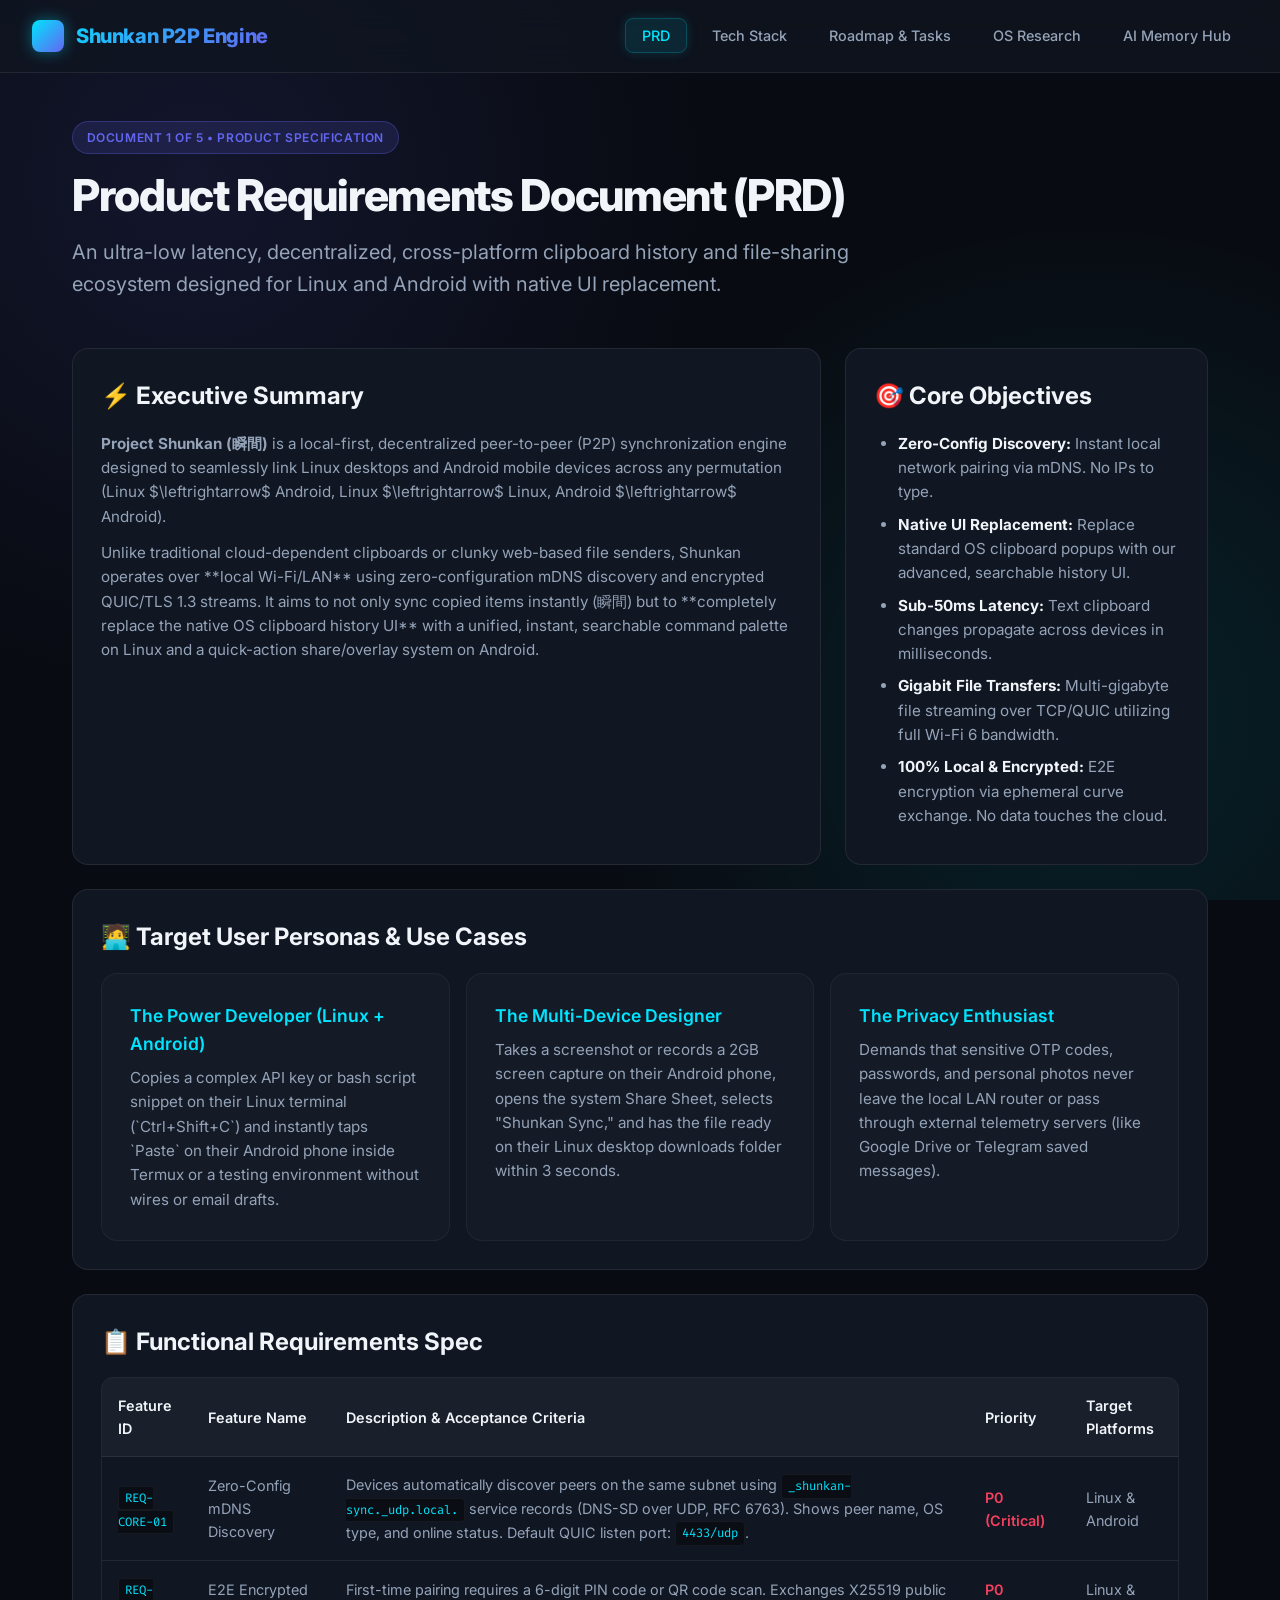
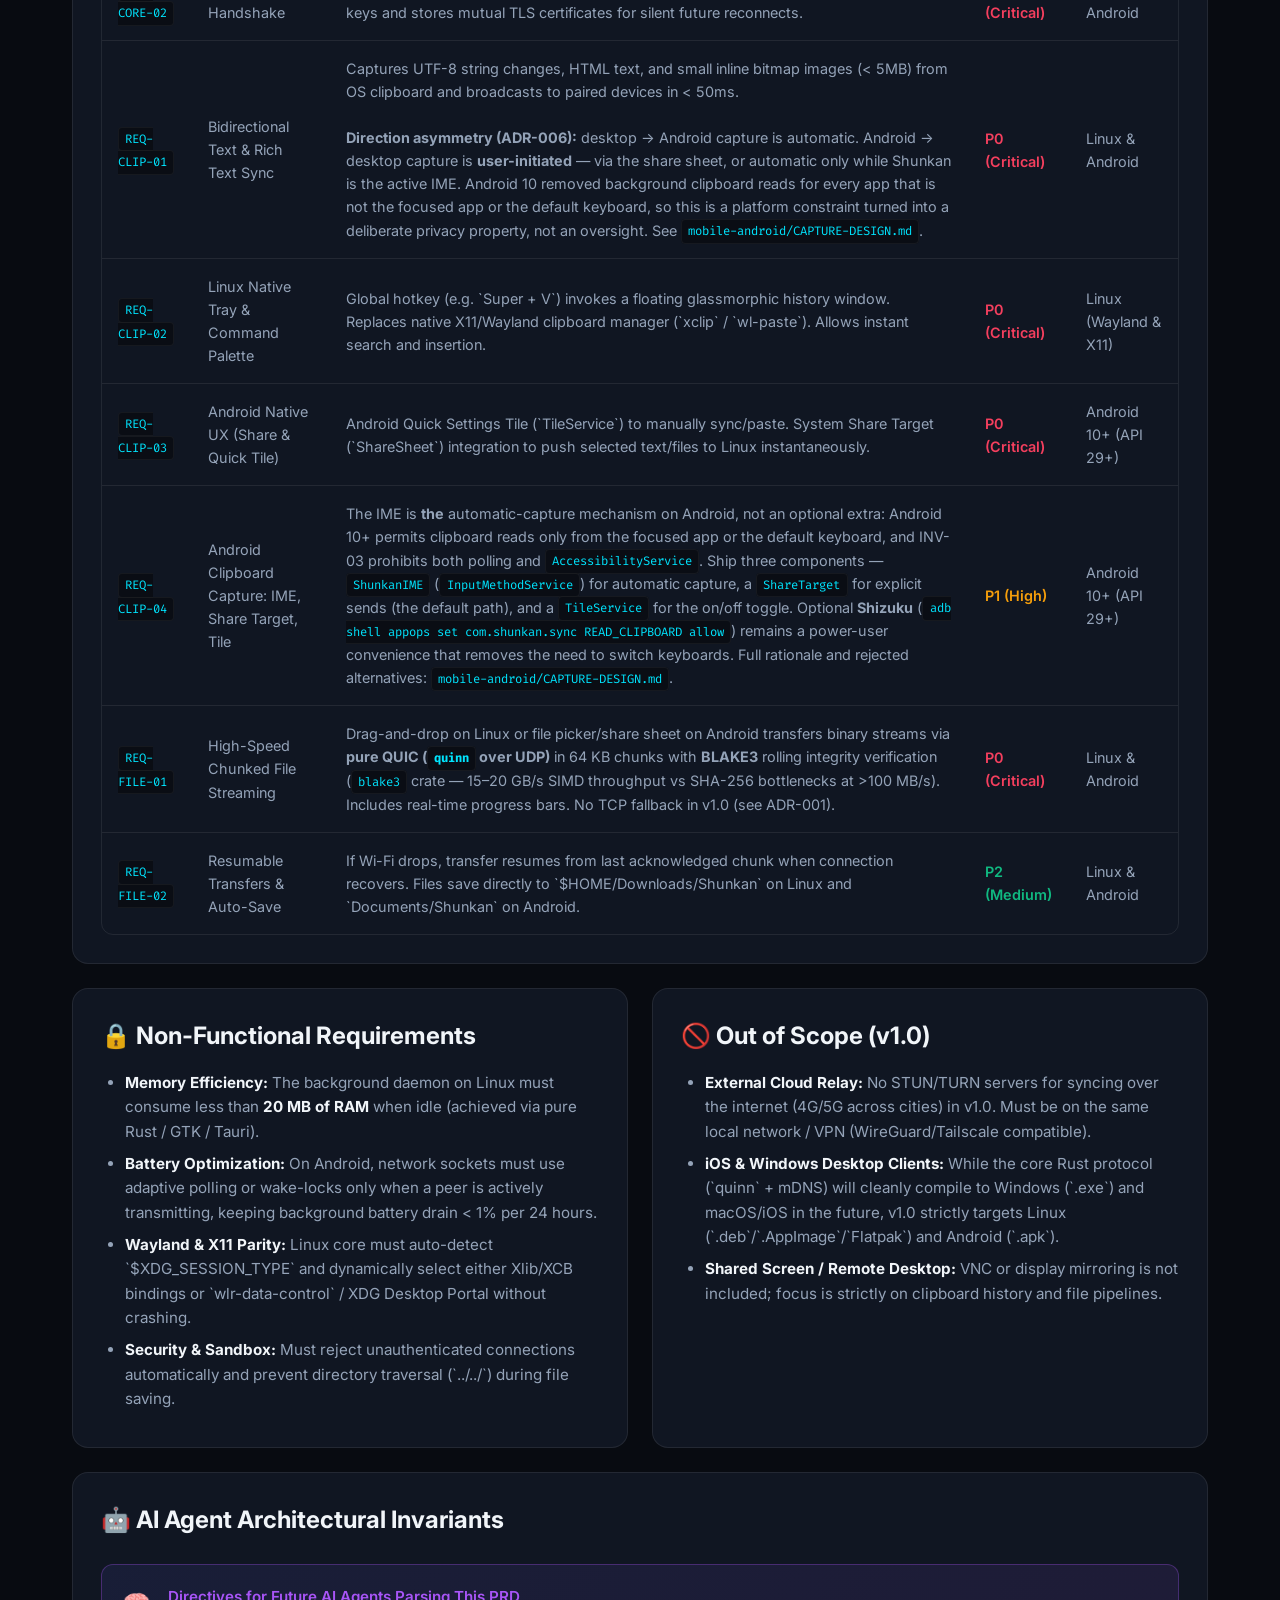
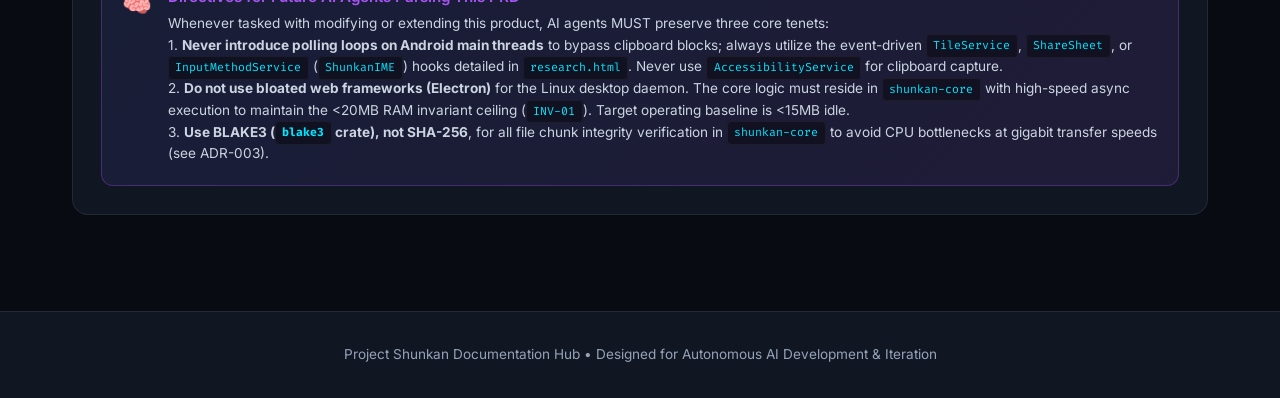
<file: prd.html>
<!DOCTYPE html>
<html lang="en">
<head>
    <meta charset="UTF-8">
    <meta name="viewport" content="width=device-width, initial-scale=1.0">
    <title>PRD — Project Shunkan (瞬間 • Cross-Platform Clipboard & File Share)</title>
    <link rel="preconnect" href="https://fonts.googleapis.com">
    <link rel="preconnect" href="https://fonts.gstatic.com" crossorigin>
    <link href="https://fonts.googleapis.com/css2?family=Fira+Code:wght@400;500;600&family=Inter:wght@300;400;500;600;700;800&display=swap" rel="stylesheet">
    <style>
        :root {
            --bg-base: #080b11;
            --bg-surface: #101622;
            --bg-surface-hover: #161e2f;
            --bg-glass: rgba(16, 22, 34, 0.7);
            --border-color: rgba(255, 255, 255, 0.08);
            --border-glow: rgba(0, 229, 255, 0.3);
            --text-main: #f1f5f9;
            --text-muted: #94a3b8;
            --accent-cyan: #00e5ff;
            --accent-indigo: #6366f1;
            --accent-purple: #a855f7;
            --accent-emerald: #10b981;
            --accent-amber: #f59e0b;
            --accent-rose: #f43f5e;
        }

        * {
            box-sizing: border-box;
            margin: 0;
            padding: 0;
        }

        body {
            font-family: 'Inter', -apple-system, BlinkMacSystemFont, sans-serif;
            background-color: var(--bg-base);
            color: var(--text-main);
            line-height: 1.6;
            min-height: 100vh;
            display: flex;
            flex-direction: column;
            background-image: 
                radial-gradient(circle at 15% 20%, rgba(99, 102, 241, 0.12) 0%, transparent 40%),
                radial-gradient(circle at 85% 80%, rgba(0, 229, 255, 0.1) 0%, transparent 40%);
            background-attachment: fixed;
        }

        /* Top Navigation */
        header {
            position: sticky;
            top: 0;
            z-index: 100;
            background: var(--bg-glass);
            backdrop-filter: blur(16px);
            -webkit-backdrop-filter: blur(16px);
            border-bottom: 1px solid var(--border-color);
            padding: 1rem 2rem;
            display: flex;
            justify-content: space-between;
            align-items: center;
        }

        .logo {
            display: flex;
            align-items: center;
            gap: 0.75rem;
            font-weight: 800;
            font-size: 1.25rem;
            letter-spacing: -0.02em;
            background: linear-gradient(135deg, var(--accent-cyan), var(--accent-indigo));
            -webkit-background-clip: text;
            -webkit-text-fill-color: transparent;
        }

        .logo-icon {
            width: 32px;
            height: 32px;
            border-radius: 8px;
            background: linear-gradient(135deg, var(--accent-cyan), var(--accent-indigo));
            display: flex;
            align-items: center;
            justify-content: center;
            color: #000;
            font-weight: 900;
            font-size: 1.1rem;
            box-shadow: 0 0 15px rgba(0, 229, 255, 0.4);
        }

        nav ul {
            display: flex;
            list-style: none;
            gap: 0.5rem;
        }

        nav a {
            color: var(--text-muted);
            text-decoration: none;
            padding: 0.5rem 1rem;
            border-radius: 8px;
            font-size: 0.9rem;
            font-weight: 500;
            transition: all 0.2s ease;
            border: 1px solid transparent;
        }

        nav a:hover {
            color: var(--text-main);
            background: var(--bg-surface-hover);
        }

        nav a.active {
            color: var(--accent-cyan);
            background: rgba(0, 229, 255, 0.1);
            border-color: rgba(0, 229, 255, 0.2);
            box-shadow: 0 0 12px rgba(0, 229, 255, 0.15);
        }

        /* Main Container */
        main {
            max-width: 1200px;
            margin: 0 auto;
            padding: 3rem 2rem;
            flex: 1;
            width: 100%;
        }

        /* Hero Header */
        .page-header {
            margin-bottom: 3rem;
            position: relative;
        }

        .badge {
            display: inline-flex;
            align-items: center;
            gap: 0.5rem;
            padding: 0.35rem 0.85rem;
            border-radius: 9999px;
            background: rgba(99, 102, 241, 0.15);
            color: var(--accent-indigo);
            border: 1px solid rgba(99, 102, 241, 0.3);
            font-size: 0.75rem;
            font-weight: 600;
            text-transform: uppercase;
            letter-spacing: 0.05em;
            margin-bottom: 1rem;
        }

        h1 {
            font-size: 2.75rem;
            font-weight: 800;
            letter-spacing: -0.03em;
            line-height: 1.15;
            margin-bottom: 1rem;
        }

        .subtitle {
            font-size: 1.25rem;
            color: var(--text-muted);
            max-width: 800px;
            font-weight: 400;
        }

        /* Grid & Cards */
        .section-grid {
            display: grid;
            grid-template-columns: repeat(12, 1fr);
            gap: 1.5rem;
            margin-bottom: 3rem;
        }

        .card {
            background: var(--bg-surface);
            border: 1px solid var(--border-color);
            border-radius: 16px;
            padding: 1.75rem;
            transition: all 0.3s cubic-bezier(0.16, 1, 0.3, 1);
            position: relative;
            overflow: hidden;
        }

        .card:hover {
            border-color: rgba(255, 255, 255, 0.18);
            transform: translateY(-2px);
            box-shadow: 0 12px 30px rgba(0, 0, 0, 0.4);
        }

        .card::before {
            content: '';
            position: absolute;
            top: 0;
            left: 0;
            width: 100%;
            height: 3px;
            background: linear-gradient(90deg, var(--accent-cyan), var(--accent-indigo));
            opacity: 0;
            transition: opacity 0.3s ease;
        }

        .card:hover::before {
            opacity: 1;
        }

        .col-12 { grid-column: span 12; }
        .col-8 { grid-column: span 8; }
        .col-6 { grid-column: span 6; }
        .col-4 { grid-column: span 4; }

        @media (max-width: 900px) {
            .col-8, .col-6, .col-4 { grid-column: span 12; }
        }

        h2 {
            font-size: 1.5rem;
            font-weight: 700;
            margin-bottom: 1rem;
            color: var(--text-main);
            display: flex;
            align-items: center;
            gap: 0.75rem;
        }

        h3 {
            font-size: 1.1rem;
            font-weight: 600;
            margin: 1.25rem 0 0.5rem;
            color: var(--accent-cyan);
        }

        p, li {
            color: var(--text-muted);
            font-size: 0.95rem;
        }

        ul, ol {
            padding-left: 1.5rem;
            margin-top: 0.5rem;
        }

        li {
            margin-bottom: 0.5rem;
        }

        li strong {
            color: var(--text-main);
        }

        /* Spec Table */
        .table-container {
            overflow-x: auto;
            margin-top: 1rem;
            border-radius: 12px;
            border: 1px solid var(--border-color);
        }

        table {
            width: 100%;
            border-collapse: collapse;
            text-align: left;
            font-size: 0.9rem;
        }

        th {
            background: rgba(255, 255, 255, 0.04);
            padding: 1rem;
            font-weight: 600;
            color: var(--text-main);
            border-bottom: 1px solid var(--border-color);
        }

        td {
            padding: 1rem;
            border-bottom: 1px solid var(--border-color);
            color: var(--text-muted);
        }

        tr:last-child td {
            border-bottom: none;
        }

        tr:hover td {
            background: rgba(255, 255, 255, 0.02);
            color: var(--text-main);
        }

        .priority-p0 { color: var(--accent-rose); font-weight: 600; }
        .priority-p1 { color: var(--accent-amber); font-weight: 600; }
        .priority-p2 { color: var(--accent-emerald); font-weight: 600; }

        /* Code snippets */
        code {
            font-family: 'Fira Code', monospace;
            background: rgba(0, 0, 0, 0.4);
            padding: 0.2rem 0.4rem;
            border-radius: 4px;
            font-size: 0.85em;
            color: var(--accent-cyan);
            border: 1px solid rgba(255, 255, 255, 0.05);
        }

        /* AI Prompt Box */
        .ai-callout {
            background: linear-gradient(135deg, rgba(99, 102, 241, 0.1), rgba(168, 85, 247, 0.1));
            border: 1px solid rgba(168, 85, 247, 0.3);
            border-radius: 12px;
            padding: 1.25rem;
            margin-top: 1.5rem;
            display: flex;
            gap: 1rem;
            align-items: flex-start;
        }

        .ai-icon {
            font-size: 1.5rem;
            flex-shrink: 0;
        }

        .ai-text h4 {
            color: var(--accent-purple);
            font-size: 0.95rem;
            font-weight: 600;
            margin-bottom: 0.25rem;
        }

        .ai-text p {
            font-size: 0.85rem;
            color: #cbd5e1;
            margin: 0;
        }

        footer {
            border-top: 1px solid var(--border-color);
            padding: 2rem;
            text-align: center;
            font-size: 0.85rem;
            color: var(--text-muted);
            background: var(--bg-surface);
        }
    </style>
</head>
<body>

<header>
    <div class="logo">
        <div class="logo-icon">瞬</div>
        <span>Shunkan P2P Engine</span>
    </div>
    <nav>
        <ul>
            <li><a href="prd.html" class="active">PRD</a></li>
            <li><a href="stack.html">Tech Stack</a></li>
            <li><a href="tasks.html">Roadmap & Tasks</a></li>
            <li><a href="research.html">OS Research</a></li>
            <li><a href="memory.html">AI Memory Hub</a></li>
        </ul>
    </nav>
</header>

<main>
    <div class="page-header">
        <div class="badge">Document 1 of 5 • Product Specification</div>
        <h1>Product Requirements Document (PRD)</h1>
        <p class="subtitle">
            An ultra-low latency, decentralized, cross-platform clipboard history and file-sharing ecosystem designed for Linux and Android with native UI replacement.
        </p>
    </div>

    <div class="section-grid">
        <div class="card col-8">
            <h2>⚡ Executive Summary</h2>
            <p>
                <strong>Project Shunkan (瞬間)</strong> is a local-first, decentralized peer-to-peer (P2P) synchronization engine designed to seamlessly link Linux desktops and Android mobile devices across any permutation (Linux $\leftrightarrow$ Android, Linux $\leftrightarrow$ Linux, Android $\leftrightarrow$ Android).
            </p>
            <p style="margin-top: 0.75rem;">
                Unlike traditional cloud-dependent clipboards or clunky web-based file senders, Shunkan operates over **local Wi-Fi/LAN** using zero-configuration mDNS discovery and encrypted QUIC/TLS 1.3 streams. It aims to not only sync copied items instantly (瞬間) but to **completely replace the native OS clipboard history UI** with a unified, instant, searchable command palette on Linux and a quick-action share/overlay system on Android.
            </p>
        </div>

        <div class="card col-4">
            <h2>🎯 Core Objectives</h2>
            <ul>
                <li><strong>Zero-Config Discovery:</strong> Instant local network pairing via mDNS. No IPs to type.</li>
                <li><strong>Native UI Replacement:</strong> Replace standard OS clipboard popups with our advanced, searchable history UI.</li>
                <li><strong>Sub-50ms Latency:</strong> Text clipboard changes propagate across devices in milliseconds.</li>
                <li><strong>Gigabit File Transfers:</strong> Multi-gigabyte file streaming over TCP/QUIC utilizing full Wi-Fi 6 bandwidth.</li>
                <li><strong>100% Local & Encrypted:</strong> E2E encryption via ephemeral curve exchange. No data touches the cloud.</li>
            </ul>
        </div>

        <div class="card col-12">
            <h2>🧑‍💻 Target User Personas & Use Cases</h2>
            <div class="section-grid" style="margin-bottom: 0; gap: 1rem; margin-top: 1rem;">
                <div class="card col-4" style="background: rgba(255,255,255,0.02); border-color: rgba(255,255,255,0.05);">
                    <h3 style="margin-top:0;">The Power Developer (Linux + Android)</h3>
                    <p>Copies a complex API key or bash script snippet on their Linux terminal (`Ctrl+Shift+C`) and instantly taps `Paste` on their Android phone inside Termux or a testing environment without wires or email drafts.</p>
                </div>
                <div class="card col-4" style="background: rgba(255,255,255,0.02); border-color: rgba(255,255,255,0.05);">
                    <h3 style="margin-top:0;">The Multi-Device Designer</h3>
                    <p>Takes a screenshot or records a 2GB screen capture on their Android phone, opens the system Share Sheet, selects "Shunkan Sync," and has the file ready on their Linux desktop downloads folder within 3 seconds.</p>
                </div>
                <div class="card col-4" style="background: rgba(255,255,255,0.02); border-color: rgba(255,255,255,0.05);">
                    <h3 style="margin-top:0;">The Privacy Enthusiast</h3>
                    <p>Demands that sensitive OTP codes, passwords, and personal photos never leave the local LAN router or pass through external telemetry servers (like Google Drive or Telegram saved messages).</p>
                </div>
            </div>
        </div>

        <div class="card col-12">
            <h2>📋 Functional Requirements Spec</h2>
            <div class="table-container">
                <table>
                    <thead>
                        <tr>
                            <th>Feature ID</th>
                            <th>Feature Name</th>
                            <th>Description & Acceptance Criteria</th>
                            <th>Priority</th>
                            <th>Target Platforms</th>
                        </tr>
                    </thead>
                    <tbody>
                        <tr>
                            <td><code>REQ-CORE-01</code></td>
                            <td>Zero-Config mDNS Discovery</td>
                            <td>Devices automatically discover peers on the same subnet using <code>_shunkan-sync._udp.local.</code> service records (DNS-SD over UDP, RFC 6763). Shows peer name, OS type, and online status. Default QUIC listen port: <code>4433/udp</code>.</td>
                            <td class="priority-p0">P0 (Critical)</td>
                            <td>Linux & Android</td>
                        </tr>
                        <tr>
                            <td><code>REQ-CORE-02</code></td>
                            <td>E2E Encrypted Handshake</td>
                            <td>First-time pairing requires a 6-digit PIN code or QR code scan. Exchanges X25519 public keys and stores mutual TLS certificates for silent future reconnects.</td>
                            <td class="priority-p0">P0 (Critical)</td>
                            <td>Linux & Android</td>
                        </tr>
                        <tr>
                            <td><code>REQ-CLIP-01</code></td>
                            <td>Bidirectional Text & Rich Text Sync</td>
                            <td>Captures UTF-8 string changes, HTML text, and small inline bitmap images (< 5MB) from OS clipboard and broadcasts to paired devices in < 50ms.<br><br><strong>Direction asymmetry (ADR-006):</strong> desktop &rarr; Android capture is automatic. Android &rarr; desktop capture is <strong>user-initiated</strong> &mdash; via the share sheet, or automatic only while Shunkan is the active IME. Android 10 removed background clipboard reads for every app that is not the focused app or the default keyboard, so this is a platform constraint turned into a deliberate privacy property, not an oversight. See <code>mobile-android/CAPTURE-DESIGN.md</code>.</td>
                            <td class="priority-p0">P0 (Critical)</td>
                            <td>Linux & Android</td>
                        </tr>
                        <tr>
                            <td><code>REQ-CLIP-02</code></td>
                            <td>Linux Native Tray & Command Palette</td>
                            <td>Global hotkey (e.g. `Super + V`) invokes a floating glassmorphic history window. Replaces native X11/Wayland clipboard manager (`xclip` / `wl-paste`). Allows instant search and insertion.</td>
                            <td class="priority-p0">P0 (Critical)</td>
                            <td>Linux (Wayland & X11)</td>
                        </tr>
                        <tr>
                            <td><code>REQ-CLIP-03</code></td>
                            <td>Android Native UX (Share & Quick Tile)</td>
                            <td>Android Quick Settings Tile (`TileService`) to manually sync/paste. System Share Target (`ShareSheet`) integration to push selected text/files to Linux instantaneously.</td>
                            <td class="priority-p0">P0 (Critical)</td>
                            <td>Android 10+ (API 29+)</td>
                        </tr>
                        <tr>
                            <td><code>REQ-CLIP-04</code></td>
                            <td>Android Clipboard Capture: IME, Share Target, Tile</td>
                            <td>The IME is <strong>the</strong> automatic-capture mechanism on Android, not an optional extra: Android 10+ permits clipboard reads only from the focused app or the default keyboard, and INV-03 prohibits both polling and <code>AccessibilityService</code>. Ship three components &mdash; <code>ShunkanIME</code> (<code>InputMethodService</code>) for automatic capture, a <code>ShareTarget</code> for explicit sends (the default path), and a <code>TileService</code> for the on/off toggle. Optional <strong>Shizuku</strong> (<code>adb shell appops set com.shunkan.sync READ_CLIPBOARD allow</code>) remains a power-user convenience that removes the need to switch keyboards. Full rationale and rejected alternatives: <code>mobile-android/CAPTURE-DESIGN.md</code>.</td>
                            <td class="priority-p1">P1 (High)</td>
                            <td>Android 10+ (API 29+)</td>
                        </tr>
                        <tr>
                            <td><code>REQ-FILE-01</code></td>
                            <td>High-Speed Chunked File Streaming</td>
                            <td>Drag-and-drop on Linux or file picker/share sheet on Android transfers binary streams via <strong>pure QUIC (<code>quinn</code> over UDP)</strong> in 64 KB chunks with <strong>BLAKE3</strong> rolling integrity verification (<code>blake3</code> crate — 15–20 GB/s SIMD throughput vs SHA-256 bottlenecks at >100 MB/s). Includes real-time progress bars. No TCP fallback in v1.0 (see ADR-001).</td>
                            <td class="priority-p0">P0 (Critical)</td>
                            <td>Linux & Android</td>
                        </tr>
                        <tr>
                            <td><code>REQ-FILE-02</code></td>
                            <td>Resumable Transfers & Auto-Save</td>
                            <td>If Wi-Fi drops, transfer resumes from last acknowledged chunk when connection recovers. Files save directly to `$HOME/Downloads/Shunkan` on Linux and `Documents/Shunkan` on Android.</td>
                            <td class="priority-p2">P2 (Medium)</td>
                            <td>Linux & Android</td>
                        </tr>
                    </tbody>
                </table>
            </div>
        </div>

        <div class="card col-6">
            <h2>🔒 Non-Functional Requirements</h2>
            <ul>
                <li><strong>Memory Efficiency:</strong> The background daemon on Linux must consume less than <strong>20 MB of RAM</strong> when idle (achieved via pure Rust / GTK / Tauri).</li>
                <li><strong>Battery Optimization:</strong> On Android, network sockets must use adaptive polling or wake-locks only when a peer is actively transmitting, keeping background battery drain < 1% per 24 hours.</li>
                <li><strong>Wayland & X11 Parity:</strong> Linux core must auto-detect `$XDG_SESSION_TYPE` and dynamically select either Xlib/XCB bindings or `wlr-data-control` / XDG Desktop Portal without crashing.</li>
                <li><strong>Security & Sandbox:</strong> Must reject unauthenticated connections automatically and prevent directory traversal (`../../`) during file saving.</li>
            </ul>
        </div>

        <div class="card col-6">
            <h2>🚫 Out of Scope (v1.0)</h2>
            <ul>
                <li><strong>External Cloud Relay:</strong> No STUN/TURN servers for syncing over the internet (4G/5G across cities) in v1.0. Must be on the same local network / VPN (WireGuard/Tailscale compatible).</li>
                <li><strong>iOS & Windows Desktop Clients:</strong> While the core Rust protocol (`quinn` + mDNS) will cleanly compile to Windows (`.exe`) and macOS/iOS in the future, v1.0 strictly targets Linux (`.deb`/`.AppImage`/`Flatpak`) and Android (`.apk`).</li>
                <li><strong>Shared Screen / Remote Desktop:</strong> VNC or display mirroring is not included; focus is strictly on clipboard history and file pipelines.</li>
            </ul>
        </div>

        <div class="card col-12">
            <h2>🤖 AI Agent Architectural Invariants</h2>
            <div class="ai-callout">
                <div class="ai-icon">🧠</div>
                <div class="ai-text">
                    <h4>Directives for Future AI Agents Parsing This PRD</h4>
                    <p>
                        Whenever tasked with modifying or extending this product, AI agents MUST preserve three core tenets:
                        <br>1. <strong>Never introduce polling loops on Android main threads</strong> to bypass clipboard blocks; always utilize the event-driven <code>TileService</code>, <code>ShareSheet</code>, or <code>InputMethodService</code> (<code>ShunkanIME</code>) hooks detailed in <code>research.html</code>. Never use <code>AccessibilityService</code> for clipboard capture.
                        <br>2. <strong>Do not use bloated web frameworks (Electron)</strong> for the Linux desktop daemon. The core logic must reside in <code>shunkan-core</code> with high-speed async execution to maintain the &lt;20MB RAM invariant ceiling (<code>INV-01</code>). Target operating baseline is &lt;15MB idle.
                        <br>3. <strong>Use BLAKE3 (<code>blake3</code> crate), not SHA-256</strong>, for all file chunk integrity verification in <code>shunkan-core</code> to avoid CPU bottlenecks at gigabit transfer speeds (see ADR-003).
                    </p>
                </div>
            </div>
        </div>
    </div>
</main>

<footer>
    Project Shunkan Documentation Hub • Designed for Autonomous AI Development & Iteration
</footer>

</body>
</html>
</file>
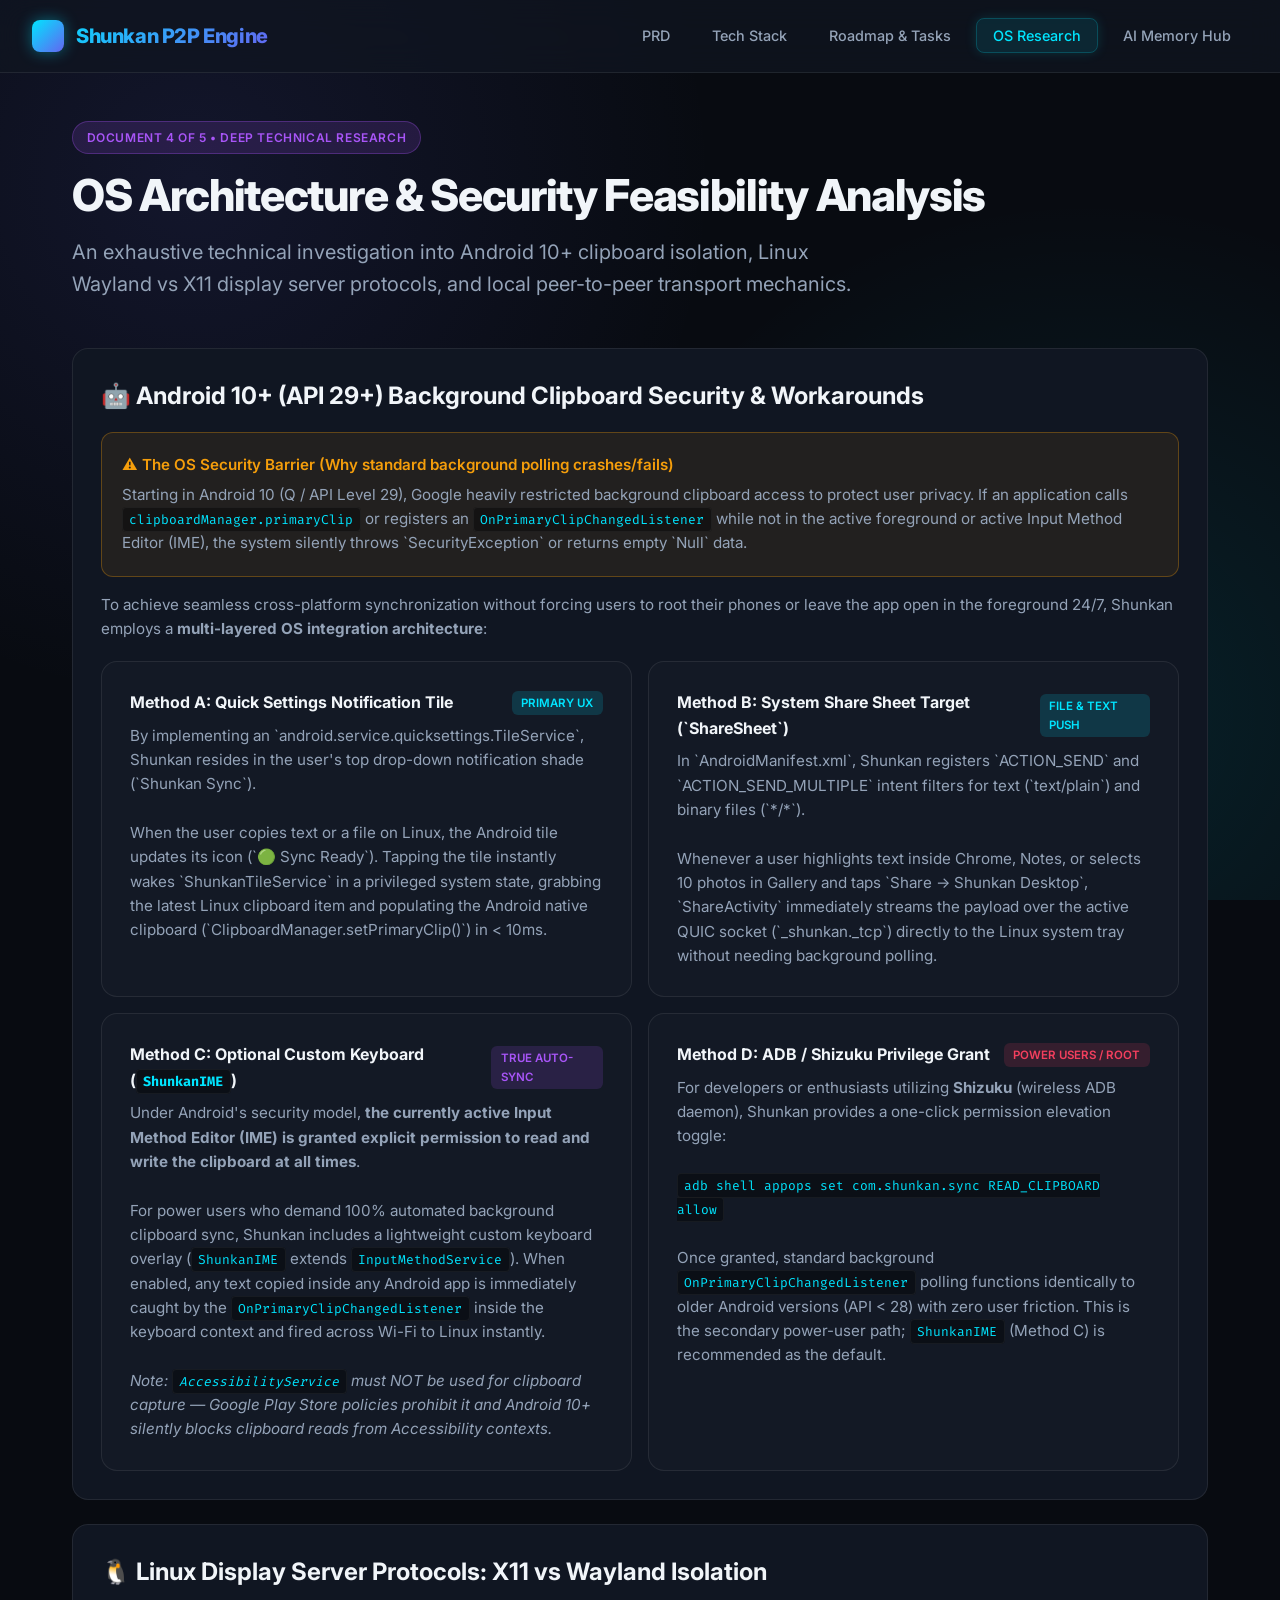
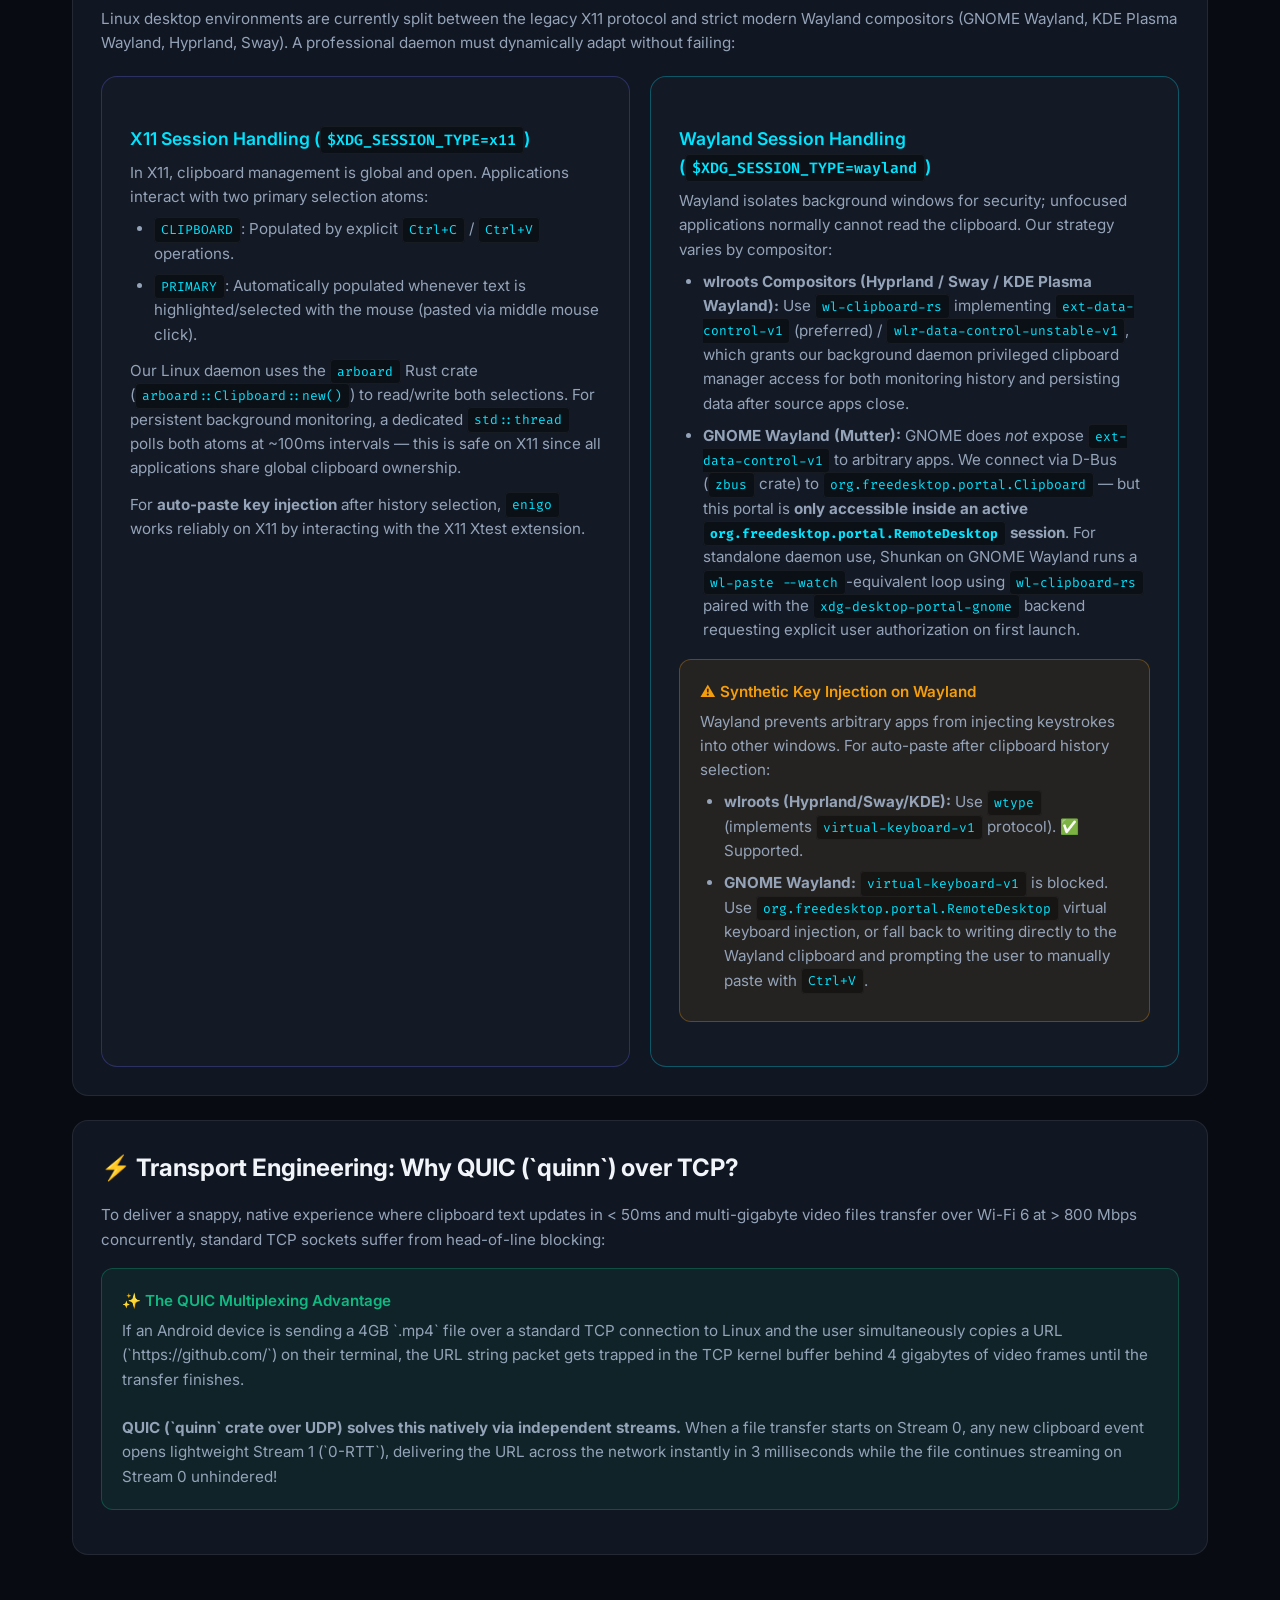
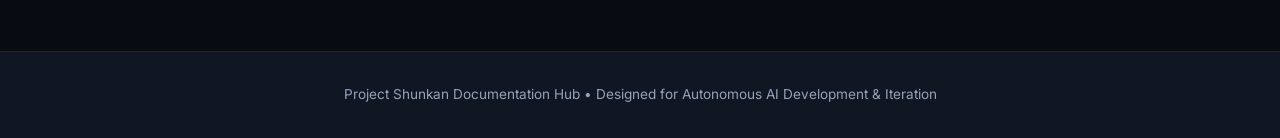
<file: research.html>
<!DOCTYPE html>
<html lang="en">
<head>
    <meta charset="UTF-8">
    <meta name="viewport" content="width=device-width, initial-scale=1.0">
    <title>OS Research & Feasibility — Project Shunkan (瞬間)</title>
    <link rel="preconnect" href="https://fonts.googleapis.com">
    <link rel="preconnect" href="https://fonts.gstatic.com" crossorigin>
    <link href="https://fonts.googleapis.com/css2?family=Fira+Code:wght@400;500;600&family=Inter:wght@300;400;500;600;700;800&display=swap" rel="stylesheet">
    <style>
        :root {
            --bg-base: #080b11;
            --bg-surface: #101622;
            --bg-surface-hover: #161e2f;
            --bg-glass: rgba(16, 22, 34, 0.7);
            --border-color: rgba(255, 255, 255, 0.08);
            --border-glow: rgba(0, 229, 255, 0.3);
            --text-main: #f1f5f9;
            --text-muted: #94a3b8;
            --accent-cyan: #00e5ff;
            --accent-indigo: #6366f1;
            --accent-purple: #a855f7;
            --accent-emerald: #10b981;
            --accent-amber: #f59e0b;
            --accent-rose: #f43f5e;
        }

        * {
            box-sizing: border-box;
            margin: 0;
            padding: 0;
        }

        body {
            font-family: 'Inter', -apple-system, BlinkMacSystemFont, sans-serif;
            background-color: var(--bg-base);
            color: var(--text-main);
            line-height: 1.6;
            min-height: 100vh;
            display: flex;
            flex-direction: column;
            background-image: 
                radial-gradient(circle at 15% 20%, rgba(99, 102, 241, 0.12) 0%, transparent 40%),
                radial-gradient(circle at 85% 80%, rgba(0, 229, 255, 0.1) 0%, transparent 40%);
            background-attachment: fixed;
        }

        /* Top Navigation */
        header {
            position: sticky;
            top: 0;
            z-index: 100;
            background: var(--bg-glass);
            backdrop-filter: blur(16px);
            -webkit-backdrop-filter: blur(16px);
            border-bottom: 1px solid var(--border-color);
            padding: 1rem 2rem;
            display: flex;
            justify-content: space-between;
            align-items: center;
        }

        .logo {
            display: flex;
            align-items: center;
            gap: 0.75rem;
            font-weight: 800;
            font-size: 1.25rem;
            letter-spacing: -0.02em;
            background: linear-gradient(135deg, var(--accent-cyan), var(--accent-indigo));
            -webkit-background-clip: text;
            -webkit-text-fill-color: transparent;
        }

        .logo-icon {
            width: 32px;
            height: 32px;
            border-radius: 8px;
            background: linear-gradient(135deg, var(--accent-cyan), var(--accent-indigo));
            display: flex;
            align-items: center;
            justify-content: center;
            color: #000;
            font-weight: 900;
            font-size: 1.1rem;
            box-shadow: 0 0 15px rgba(0, 229, 255, 0.4);
        }

        nav ul {
            display: flex;
            list-style: none;
            gap: 0.5rem;
        }

        nav a {
            color: var(--text-muted);
            text-decoration: none;
            padding: 0.5rem 1rem;
            border-radius: 8px;
            font-size: 0.9rem;
            font-weight: 500;
            transition: all 0.2s ease;
            border: 1px solid transparent;
        }

        nav a:hover {
            color: var(--text-main);
            background: var(--bg-surface-hover);
        }

        nav a.active {
            color: var(--accent-cyan);
            background: rgba(0, 229, 255, 0.1);
            border-color: rgba(0, 229, 255, 0.2);
            box-shadow: 0 0 12px rgba(0, 229, 255, 0.15);
        }

        main {
            max-width: 1200px;
            margin: 0 auto;
            padding: 3rem 2rem;
            flex: 1;
            width: 100%;
        }

        .page-header {
            margin-bottom: 3rem;
        }

        .badge {
            display: inline-flex;
            align-items: center;
            gap: 0.5rem;
            padding: 0.35rem 0.85rem;
            border-radius: 9999px;
            background: rgba(168, 85, 247, 0.15);
            color: var(--accent-purple);
            border: 1px solid rgba(168, 85, 247, 0.3);
            font-size: 0.75rem;
            font-weight: 600;
            text-transform: uppercase;
            letter-spacing: 0.05em;
            margin-bottom: 1rem;
        }

        h1 {
            font-size: 2.75rem;
            font-weight: 800;
            letter-spacing: -0.03em;
            line-height: 1.15;
            margin-bottom: 1rem;
        }

        .subtitle {
            font-size: 1.25rem;
            color: var(--text-muted);
            max-width: 800px;
            font-weight: 400;
        }

        .section-grid {
            display: grid;
            grid-template-columns: repeat(12, 1fr);
            gap: 1.5rem;
            margin-bottom: 3rem;
        }

        .card {
            background: var(--bg-surface);
            border: 1px solid var(--border-color);
            border-radius: 16px;
            padding: 1.75rem;
            transition: all 0.3s cubic-bezier(0.16, 1, 0.3, 1);
            position: relative;
            overflow: hidden;
        }

        .card:hover {
            border-color: rgba(255, 255, 255, 0.18);
            transform: translateY(-2px);
            box-shadow: 0 12px 30px rgba(0, 0, 0, 0.4);
        }

        .col-12 { grid-column: span 12; }
        .col-6 { grid-column: span 6; }
        .col-4 { grid-column: span 4; }

        @media (max-width: 900px) {
            .col-6, .col-4 { grid-column: span 12; }
        }

        h2 {
            font-size: 1.5rem;
            font-weight: 700;
            margin-bottom: 1rem;
            color: var(--text-main);
            display: flex;
            align-items: center;
            gap: 0.75rem;
        }

        h3 {
            font-size: 1.1rem;
            font-weight: 600;
            margin: 1.25rem 0 0.5rem;
            color: var(--accent-cyan);
        }

        p, li {
            color: var(--text-muted);
            font-size: 0.95rem;
        }

        ul {
            padding-left: 1.5rem;
            margin-top: 0.5rem;
        }

        li {
            margin-bottom: 0.5rem;
        }

        code {
            font-family: 'Fira Code', monospace;
            background: rgba(0, 0, 0, 0.4);
            padding: 0.2rem 0.4rem;
            border-radius: 4px;
            font-size: 0.85em;
            color: var(--accent-cyan);
            border: 1px solid rgba(255, 255, 255, 0.05);
        }

        pre {
            background: #06090e;
            border: 1px solid rgba(255, 255, 255, 0.06);
            border-radius: 12px;
            padding: 1.25rem;
            overflow-x: auto;
            margin: 1rem 0;
            font-family: 'Fira Code', monospace;
            font-size: 0.88rem;
            color: #e2e8f0;
            line-height: 1.5;
        }

        /* Deep Dive Accordion / Callout cards */
        .callout-warning {
            background: rgba(245, 158, 11, 0.08);
            border: 1px solid rgba(245, 158, 11, 0.3);
            border-radius: 12px;
            padding: 1.25rem;
            margin: 1rem 0;
        }

        .callout-warning h4 {
            color: var(--accent-amber);
            font-size: 0.95rem;
            font-weight: 600;
            margin-bottom: 0.35rem;
        }

        .callout-success {
            background: rgba(16, 185, 129, 0.08);
            border: 1px solid rgba(16, 185, 129, 0.3);
            border-radius: 12px;
            padding: 1.25rem;
            margin: 1rem 0;
        }

        .callout-success h4 {
            color: var(--accent-emerald);
            font-size: 0.95rem;
            font-weight: 600;
            margin-bottom: 0.35rem;
        }

        .method-box {
            background: rgba(255, 255, 255, 0.02);
            border: 1px solid var(--border-color);
            border-radius: 12px;
            padding: 1.25rem;
            margin-bottom: 1rem;
        }

        .method-title {
            color: var(--text-main);
            font-weight: 700;
            font-size: 1rem;
            display: flex;
            align-items: center;
            justify-content: space-between;
            margin-bottom: 0.5rem;
        }

        .tag {
            font-size: 0.72rem;
            padding: 0.2rem 0.6rem;
            border-radius: 6px;
            font-weight: 600;
            text-transform: uppercase;
        }

        .tag-recommended { background: rgba(0, 229, 255, 0.15); color: var(--accent-cyan); }
        .tag-optional { background: rgba(168, 85, 247, 0.15); color: var(--accent-purple); }
        .tag-root { background: rgba(244, 63, 94, 0.15); color: var(--accent-rose); }

        footer {
            border-top: 1px solid var(--border-color);
            padding: 2rem;
            text-align: center;
            font-size: 0.85rem;
            color: var(--text-muted);
            background: var(--bg-surface);
        }
    </style>
</head>
<body>

<header>
    <div class="logo">
        <div class="logo-icon">瞬</div>
        <span>Shunkan P2P Engine</span>
    </div>
    <nav>
        <ul>
            <li><a href="prd.html">PRD</a></li>
            <li><a href="stack.html">Tech Stack</a></li>
            <li><a href="tasks.html">Roadmap & Tasks</a></li>
            <li><a href="research.html" class="active">OS Research</a></li>
            <li><a href="memory.html">AI Memory Hub</a></li>
        </ul>
    </nav>
</header>

<main>
    <div class="page-header">
        <div class="badge">Document 4 of 5 • Deep Technical Research</div>
        <h1>OS Architecture & Security Feasibility Analysis</h1>
        <p class="subtitle">
            An exhaustive technical investigation into Android 10+ clipboard isolation, Linux Wayland vs X11 display server protocols, and local peer-to-peer transport mechanics.
        </p>
    </div>

    <div class="section-grid">
        <div class="card col-12">
            <h2>🤖 Android 10+ (API 29+) Background Clipboard Security & Workarounds</h2>
            <div class="callout-warning">
                <h4>⚠️ The OS Security Barrier (Why standard background polling crashes/fails)</h4>
                <p>
                    Starting in Android 10 (Q / API Level 29), Google heavily restricted background clipboard access to protect user privacy. If an application calls <code>clipboardManager.primaryClip</code> or registers an <code>OnPrimaryClipChangedListener</code> while not in the active foreground or active Input Method Editor (IME), the system silently throws `SecurityException` or returns empty `Null` data.
                </p>
            </div>
            <p>
                To achieve seamless cross-platform synchronization without forcing users to root their phones or leave the app open in the foreground 24/7, Shunkan employs a <strong>multi-layered OS integration architecture</strong>:
            </p>

            <div class="section-grid" style="margin-bottom:0; margin-top: 1.25rem; gap: 1rem;">
                <div class="card col-6" style="background: rgba(255,255,255,0.015);">
                    <div class="method-title">
                        <span>Method A: Quick Settings Notification Tile</span>
                        <span class="tag tag-recommended">Primary UX</span>
                    </div>
                    <p>
                        By implementing an `android.service.quicksettings.TileService`, Shunkan resides in the user's top drop-down notification shade (`Shunkan Sync`).
                        <br><br>When the user copies text or a file on Linux, the Android tile updates its icon (`🟢 Sync Ready`). Tapping the tile instantly wakes `ShunkanTileService` in a privileged system state, grabbing the latest Linux clipboard item and populating the Android native clipboard (`ClipboardManager.setPrimaryClip()`) in < 10ms.
                    </p>
                </div>

                <div class="card col-6" style="background: rgba(255,255,255,0.015);">
                    <div class="method-title">
                        <span>Method B: System Share Sheet Target (`ShareSheet`)</span>
                        <span class="tag tag-recommended">File & Text Push</span>
                    </div>
                    <p>
                        In `AndroidManifest.xml`, Shunkan registers `ACTION_SEND` and `ACTION_SEND_MULTIPLE` intent filters for text (`text/plain`) and binary files (`*/*`).
                        <br><br>Whenever a user highlights text inside Chrome, Notes, or selects 10 photos in Gallery and taps `Share -> Shunkan Desktop`, `ShareActivity` immediately streams the payload over the active QUIC socket (`_shunkan._tcp`) directly to the Linux system tray without needing background polling.
                    </p>
                </div>

                <div class="card col-6" style="background: rgba(255,255,255,0.015);">
                    <div class="method-title">
                        <span>Method C: Optional Custom Keyboard (<code>ShunkanIME</code>)</span>
                        <span class="tag tag-optional">True Auto-Sync</span>
                    </div>
                    <p>
                        Under Android's security model, <strong>the currently active Input Method Editor (IME) is granted explicit permission to read and write the clipboard at all times</strong>.
                        <br><br>For power users who demand 100% automated background clipboard sync, Shunkan includes a lightweight custom keyboard overlay (<code>ShunkanIME</code> extends <code>InputMethodService</code>). When enabled, any text copied inside any Android app is immediately caught by the <code>OnPrimaryClipChangedListener</code> inside the keyboard context and fired across Wi-Fi to Linux instantly.
                        <br><br><em>Note: <code>AccessibilityService</code> must NOT be used for clipboard capture — Google Play Store policies prohibit it and Android 10+ silently blocks clipboard reads from Accessibility contexts.</em>
                    </p>
                </div>

                <div class="card col-6" style="background: rgba(255,255,255,0.015);">
                    <div class="method-title">
                        <span>Method D: ADB / Shizuku Privilege Grant</span>
                        <span class="tag tag-root">Power Users / Root</span>
                    </div>
                    <p>
                        For developers or enthusiasts utilizing <strong>Shizuku</strong> (wireless ADB daemon), Shunkan provides a one-click permission elevation toggle:
                        <br><br><code>adb shell appops set com.shunkan.sync READ_CLIPBOARD allow</code>
                        <br><br>Once granted, standard background <code>OnPrimaryClipChangedListener</code> polling functions identically to older Android versions (API &lt; 28) with zero user friction. This is the secondary power-user path; <code>ShunkanIME</code> (Method C) is recommended as the default.
                    </p>
                </div>
            </div>
        </div>

        <div class="card col-12">
            <h2>🐧 Linux Display Server Protocols: X11 vs Wayland Isolation</h2>
            <p>
                Linux desktop environments are currently split between the legacy X11 protocol and strict modern Wayland compositors (GNOME Wayland, KDE Plasma Wayland, Hyprland, Sway). A professional daemon must dynamically adapt without failing:
            </p>

            <div class="section-grid" style="margin-bottom:0; margin-top: 1.25rem; gap: 1.25rem;">
                <div class="card col-6" style="background: rgba(255,255,255,0.015); border-color: rgba(99, 102, 241, 0.3);">
                    <h3>X11 Session Handling (<code>$XDG_SESSION_TYPE=x11</code>)</h3>
                    <p>
                        In X11, clipboard management is global and open. Applications interact with two primary selection atoms:
                    </p>
                    <ul>
                        <li><code>CLIPBOARD</code>: Populated by explicit <code>Ctrl+C</code> / <code>Ctrl+V</code> operations.</li>
                        <li><code>PRIMARY</code>: Automatically populated whenever text is highlighted/selected with the mouse (pasted via middle mouse click).</li>
                    </ul>
                    <p style="margin-top:0.75rem;">
                        Our Linux daemon uses the <code>arboard</code> Rust crate (<code>arboard::Clipboard::new()</code>) to read/write both selections. For persistent background monitoring, a dedicated <code>std::thread</code> polls both atoms at ~100ms intervals — this is safe on X11 since all applications share global clipboard ownership.
                    </p>
                    <p style="margin-top:0.75rem;">
                        For <strong>auto-paste key injection</strong> after history selection, <code>enigo</code> works reliably on X11 by interacting with the X11 Xtest extension.
                    </p>
                </div>

                <div class="card col-6" style="background: rgba(255,255,255,0.015); border-color: rgba(0, 229, 255, 0.3);">
                    <h3>Wayland Session Handling (<code>$XDG_SESSION_TYPE=wayland</code>)</h3>
                    <p>
                        Wayland isolates background windows for security; unfocused applications normally cannot read the clipboard. Our strategy varies by compositor:
                    </p>
                    <ul>
                        <li><strong>wlroots Compositors (Hyprland / Sway / KDE Plasma Wayland):</strong> Use <code>wl-clipboard-rs</code> implementing <code>ext-data-control-v1</code> (preferred) / <code>wlr-data-control-unstable-v1</code>, which grants our background daemon privileged clipboard manager access for both monitoring history and persisting data after source apps close.</li>
                        <li><strong>GNOME Wayland (Mutter):</strong> GNOME does <em>not</em> expose <code>ext-data-control-v1</code> to arbitrary apps. We connect via D-Bus (<code>zbus</code> crate) to <code>org.freedesktop.portal.Clipboard</code> — but this portal is <strong>only accessible inside an active <code>org.freedesktop.portal.RemoteDesktop</code> session</strong>. For standalone daemon use, Shunkan on GNOME Wayland runs a <code>wl-paste --watch</code>-equivalent loop using <code>wl-clipboard-rs</code> paired with the <code>xdg-desktop-portal-gnome</code> backend requesting explicit user authorization on first launch.</li>
                    </ul>
                    <div class="callout-warning" style="margin-top:1rem;">
                        <h4>⚠️ Synthetic Key Injection on Wayland</h4>
                        <p>Wayland prevents arbitrary apps from injecting keystrokes into other windows. For auto-paste after clipboard history selection:</p>
                        <ul style="margin-top:0.5rem;">
                            <li><strong>wlroots (Hyprland/Sway/KDE):</strong> Use <code>wtype</code> (implements <code>virtual-keyboard-v1</code> protocol). ✅ Supported.</li>
                            <li><strong>GNOME Wayland:</strong> <code>virtual-keyboard-v1</code> is blocked. Use <code>org.freedesktop.portal.RemoteDesktop</code> virtual keyboard injection, or fall back to writing directly to the Wayland clipboard and prompting the user to manually paste with <code>Ctrl+V</code>.</li>
                        </ul>
                    </div>
                </div>
            </div>
        </div>

        <div class="card col-12">
            <h2>⚡ Transport Engineering: Why QUIC (`quinn`) over TCP?</h2>
            <p>
                To deliver a snappy, native experience where clipboard text updates in < 50ms and multi-gigabyte video files transfer over Wi-Fi 6 at > 800 Mbps concurrently, standard TCP sockets suffer from head-of-line blocking:
            </p>
            <div class="callout-success">
                <h4>✨ The QUIC Multiplexing Advantage</h4>
                <p>
                    If an Android device is sending a 4GB `.mp4` file over a standard TCP connection to Linux and the user simultaneously copies a URL (`https://github.com/`) on their terminal, the URL string packet gets trapped in the TCP kernel buffer behind 4 gigabytes of video frames until the transfer finishes.
                    <br><br><strong>QUIC (`quinn` crate over UDP) solves this natively via independent streams.</strong> When a file transfer starts on Stream 0, any new clipboard event opens lightweight Stream 1 (`0-RTT`), delivering the URL across the network instantly in 3 milliseconds while the file continues streaming on Stream 0 unhindered!
                </p>
            </div>
        </div>
    </div>
</main>

<footer>
    Project Shunkan Documentation Hub • Designed for Autonomous AI Development & Iteration
</footer>

</body>
</html>
</file>
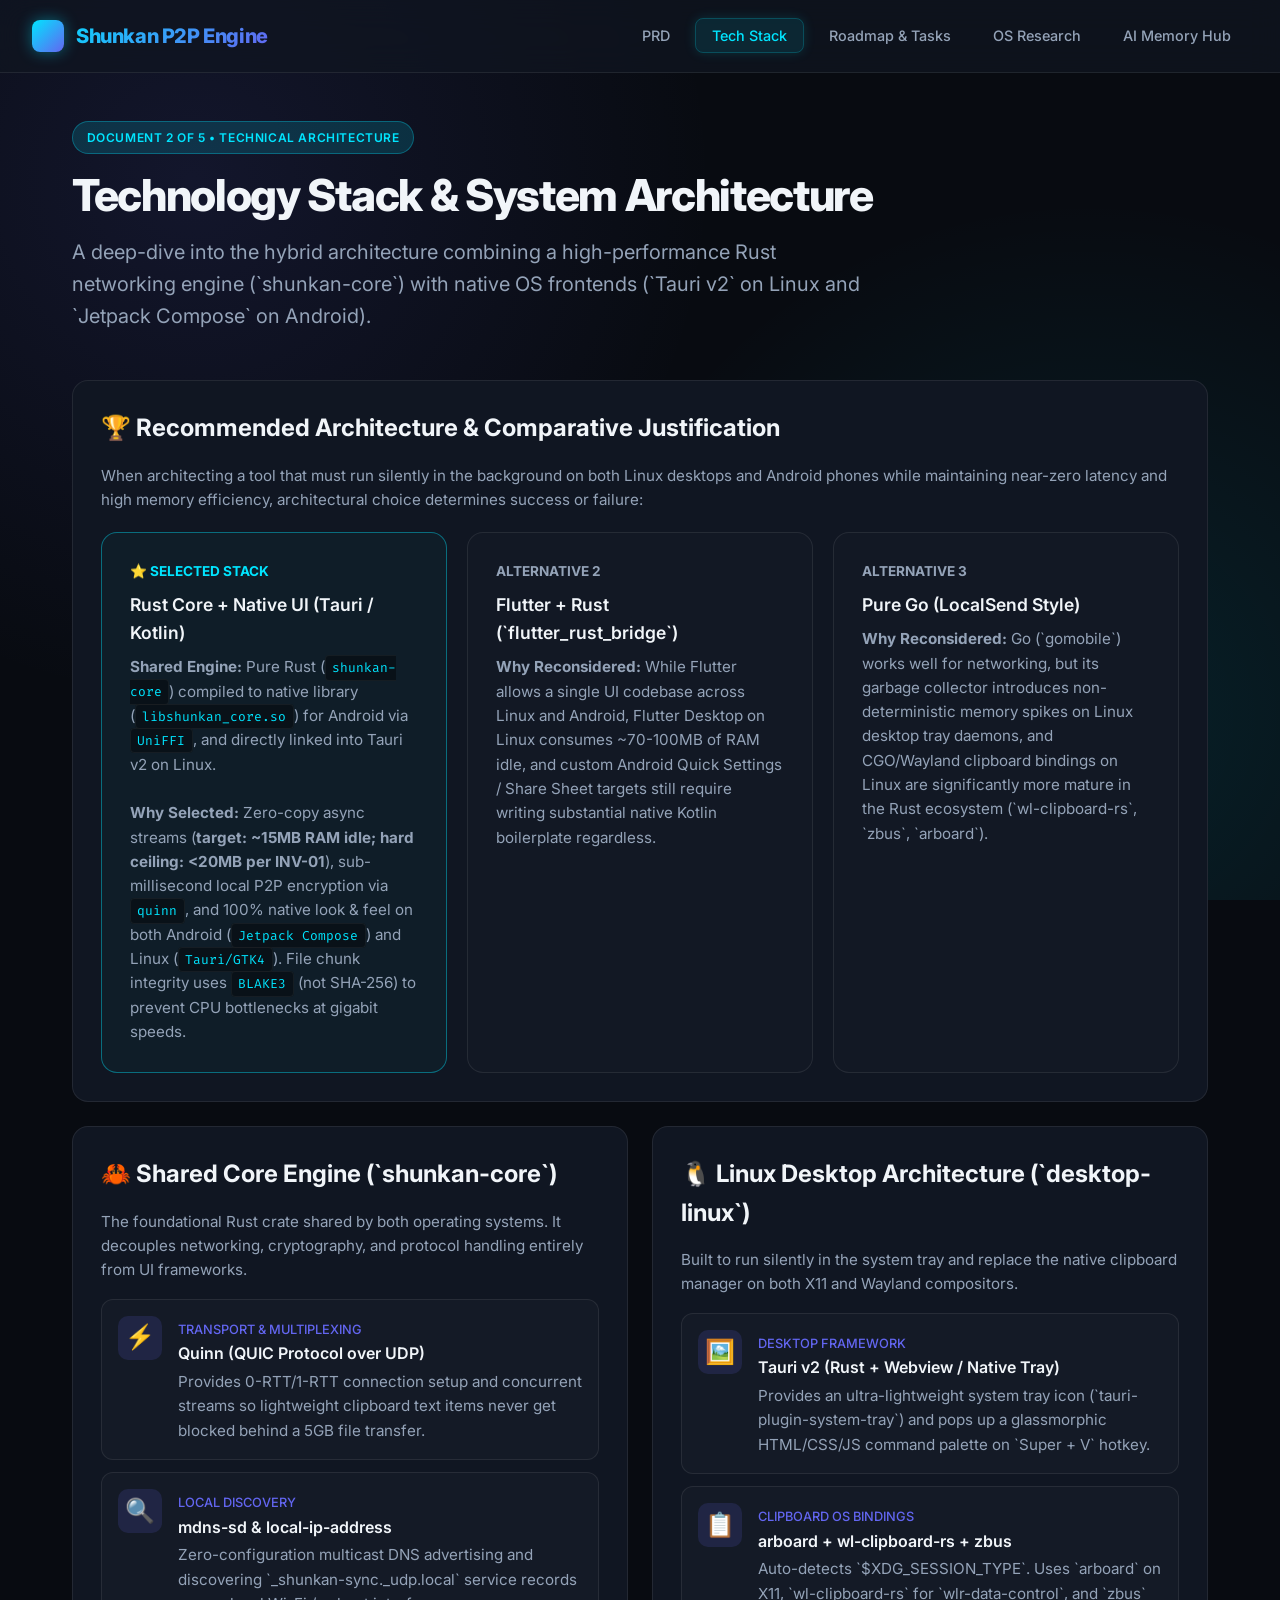
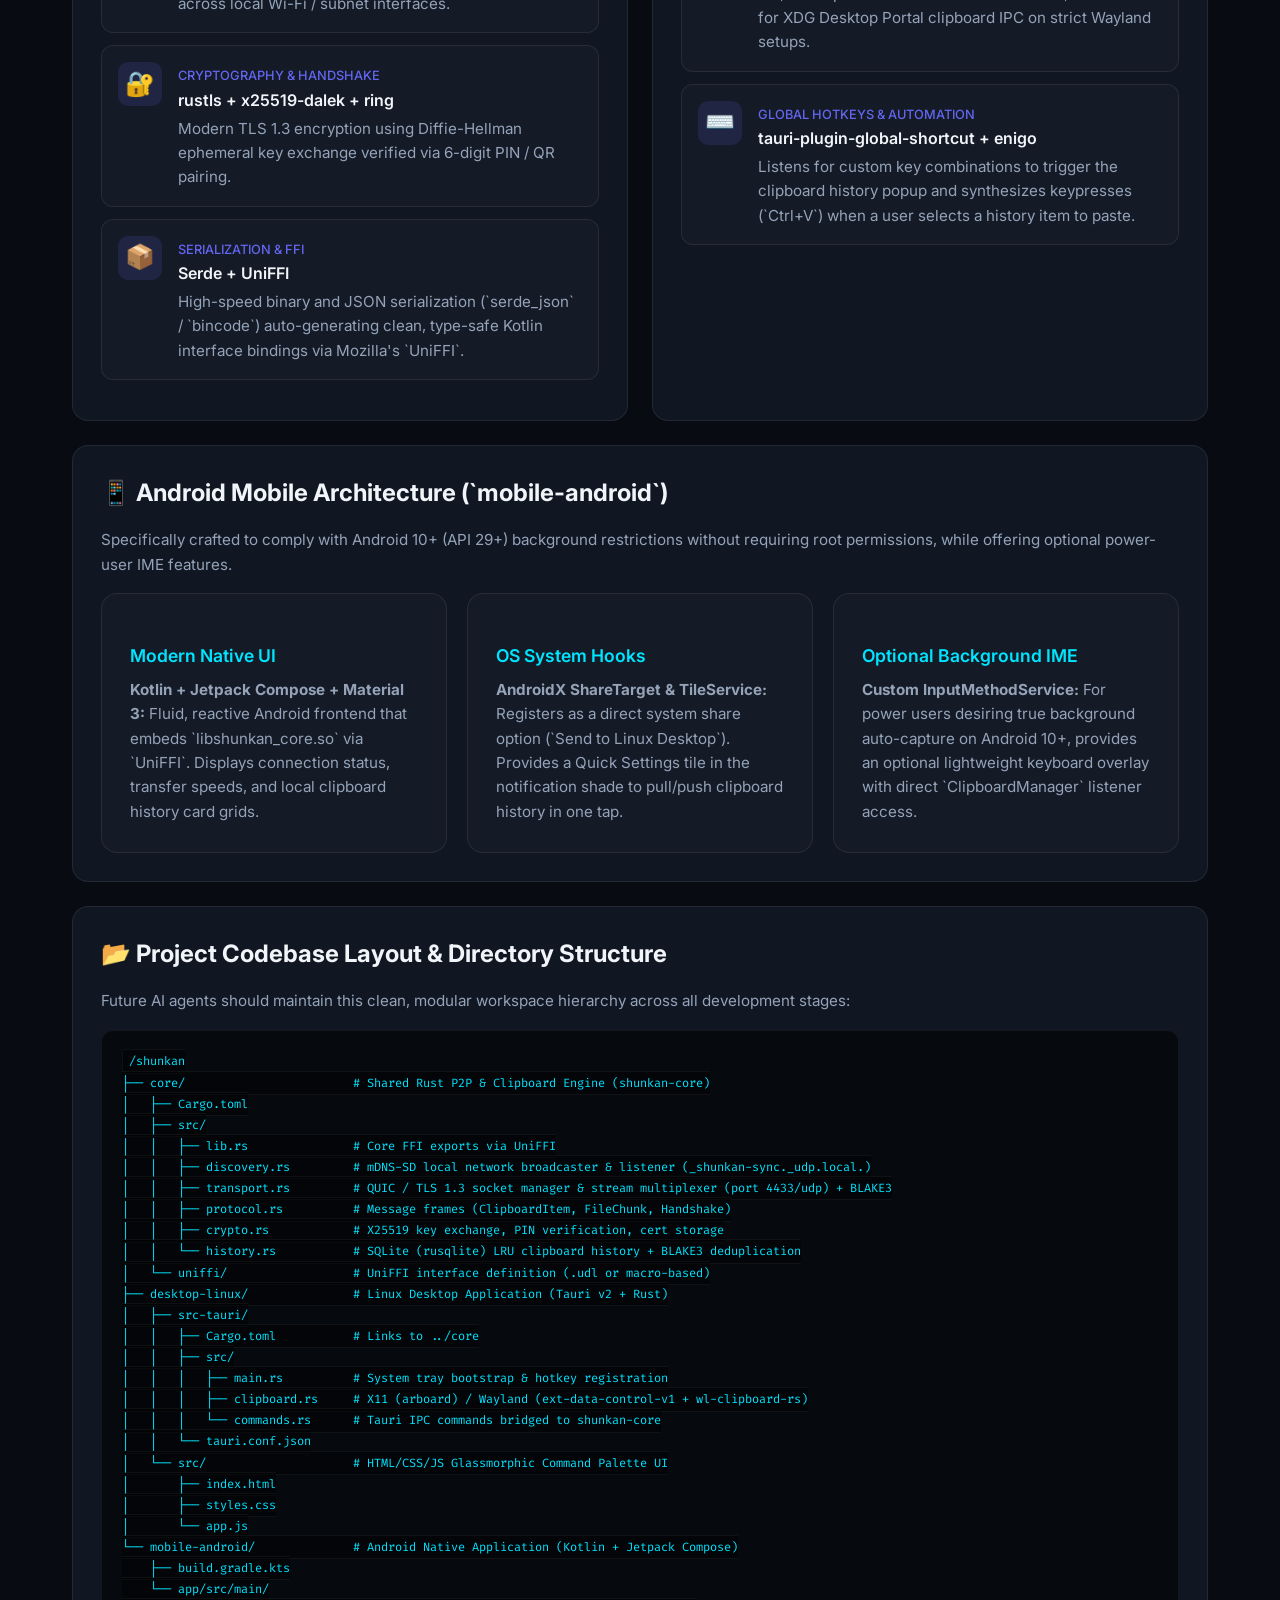
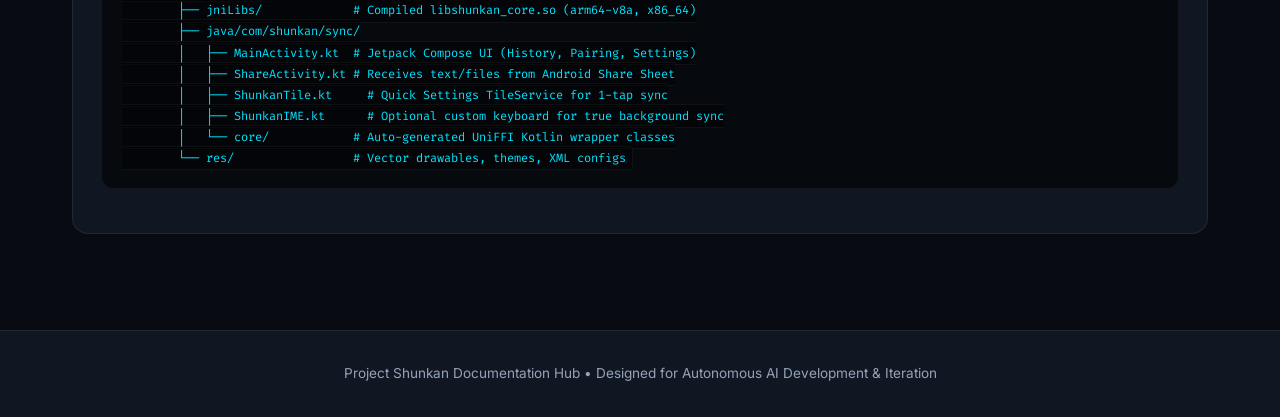
<file: stack.html>
<!DOCTYPE html>
<html lang="en">
<head>
    <meta charset="UTF-8">
    <meta name="viewport" content="width=device-width, initial-scale=1.0">
    <title>Tech Stack & Architecture — Project Shunkan (瞬間)</title>
    <link rel="preconnect" href="https://fonts.googleapis.com">
    <link rel="preconnect" href="https://fonts.gstatic.com" crossorigin>
    <link href="https://fonts.googleapis.com/css2?family=Fira+Code:wght@400;500;600&family=Inter:wght@300;400;500;600;700;800&display=swap" rel="stylesheet">
    <style>
        :root {
            --bg-base: #080b11;
            --bg-surface: #101622;
            --bg-surface-hover: #161e2f;
            --bg-glass: rgba(16, 22, 34, 0.7);
            --border-color: rgba(255, 255, 255, 0.08);
            --border-glow: rgba(0, 229, 255, 0.3);
            --text-main: #f1f5f9;
            --text-muted: #94a3b8;
            --accent-cyan: #00e5ff;
            --accent-indigo: #6366f1;
            --accent-purple: #a855f7;
            --accent-emerald: #10b981;
            --accent-amber: #f59e0b;
            --accent-rose: #f43f5e;
        }

        * {
            box-sizing: border-box;
            margin: 0;
            padding: 0;
        }

        body {
            font-family: 'Inter', -apple-system, BlinkMacSystemFont, sans-serif;
            background-color: var(--bg-base);
            color: var(--text-main);
            line-height: 1.6;
            min-height: 100vh;
            display: flex;
            flex-direction: column;
            background-image: 
                radial-gradient(circle at 15% 20%, rgba(99, 102, 241, 0.12) 0%, transparent 40%),
                radial-gradient(circle at 85% 80%, rgba(0, 229, 255, 0.1) 0%, transparent 40%);
            background-attachment: fixed;
        }

        /* Top Navigation */
        header {
            position: sticky;
            top: 0;
            z-index: 100;
            background: var(--bg-glass);
            backdrop-filter: blur(16px);
            -webkit-backdrop-filter: blur(16px);
            border-bottom: 1px solid var(--border-color);
            padding: 1rem 2rem;
            display: flex;
            justify-content: space-between;
            align-items: center;
        }

        .logo {
            display: flex;
            align-items: center;
            gap: 0.75rem;
            font-weight: 800;
            font-size: 1.25rem;
            letter-spacing: -0.02em;
            background: linear-gradient(135deg, var(--accent-cyan), var(--accent-indigo));
            -webkit-background-clip: text;
            -webkit-text-fill-color: transparent;
        }

        .logo-icon {
            width: 32px;
            height: 32px;
            border-radius: 8px;
            background: linear-gradient(135deg, var(--accent-cyan), var(--accent-indigo));
            display: flex;
            align-items: center;
            justify-content: center;
            color: #000;
            font-weight: 900;
            font-size: 1.1rem;
            box-shadow: 0 0 15px rgba(0, 229, 255, 0.4);
        }

        nav ul {
            display: flex;
            list-style: none;
            gap: 0.5rem;
        }

        nav a {
            color: var(--text-muted);
            text-decoration: none;
            padding: 0.5rem 1rem;
            border-radius: 8px;
            font-size: 0.9rem;
            font-weight: 500;
            transition: all 0.2s ease;
            border: 1px solid transparent;
        }

        nav a:hover {
            color: var(--text-main);
            background: var(--bg-surface-hover);
        }

        nav a.active {
            color: var(--accent-cyan);
            background: rgba(0, 229, 255, 0.1);
            border-color: rgba(0, 229, 255, 0.2);
            box-shadow: 0 0 12px rgba(0, 229, 255, 0.15);
        }

        main {
            max-width: 1200px;
            margin: 0 auto;
            padding: 3rem 2rem;
            flex: 1;
            width: 100%;
        }

        .page-header {
            margin-bottom: 3rem;
        }

        .badge {
            display: inline-flex;
            align-items: center;
            gap: 0.5rem;
            padding: 0.35rem 0.85rem;
            border-radius: 9999px;
            background: rgba(0, 229, 255, 0.15);
            color: var(--accent-cyan);
            border: 1px solid rgba(0, 229, 255, 0.3);
            font-size: 0.75rem;
            font-weight: 600;
            text-transform: uppercase;
            letter-spacing: 0.05em;
            margin-bottom: 1rem;
        }

        h1 {
            font-size: 2.75rem;
            font-weight: 800;
            letter-spacing: -0.03em;
            line-height: 1.15;
            margin-bottom: 1rem;
        }

        .subtitle {
            font-size: 1.25rem;
            color: var(--text-muted);
            max-width: 800px;
            font-weight: 400;
        }

        .section-grid {
            display: grid;
            grid-template-columns: repeat(12, 1fr);
            gap: 1.5rem;
            margin-bottom: 3rem;
        }

        .card {
            background: var(--bg-surface);
            border: 1px solid var(--border-color);
            border-radius: 16px;
            padding: 1.75rem;
            transition: all 0.3s cubic-bezier(0.16, 1, 0.3, 1);
            position: relative;
            overflow: hidden;
        }

        .card:hover {
            border-color: rgba(255, 255, 255, 0.18);
            transform: translateY(-2px);
            box-shadow: 0 12px 30px rgba(0, 0, 0, 0.4);
        }

        .card::before {
            content: '';
            position: absolute;
            top: 0;
            left: 0;
            width: 100%;
            height: 3px;
            background: linear-gradient(90deg, var(--accent-cyan), var(--accent-indigo));
            opacity: 0;
            transition: opacity 0.3s ease;
        }

        .card:hover::before {
            opacity: 1;
        }

        .col-12 { grid-column: span 12; }
        .col-8 { grid-column: span 8; }
        .col-6 { grid-column: span 6; }
        .col-4 { grid-column: span 4; }

        @media (max-width: 900px) {
            .col-8, .col-6, .col-4 { grid-column: span 12; }
        }

        h2 {
            font-size: 1.5rem;
            font-weight: 700;
            margin-bottom: 1rem;
            color: var(--text-main);
            display: flex;
            align-items: center;
            gap: 0.75rem;
        }

        h3 {
            font-size: 1.1rem;
            font-weight: 600;
            margin: 1.25rem 0 0.5rem;
            color: var(--accent-cyan);
        }

        p, li {
            color: var(--text-muted);
            font-size: 0.95rem;
        }

        ul {
            padding-left: 1.5rem;
            margin-top: 0.5rem;
        }

        li {
            margin-bottom: 0.5rem;
        }

        code {
            font-family: 'Fira Code', monospace;
            background: rgba(0, 0, 0, 0.4);
            padding: 0.2rem 0.4rem;
            border-radius: 4px;
            font-size: 0.85em;
            color: var(--accent-cyan);
            border: 1px solid rgba(255, 255, 255, 0.05);
        }

        pre {
            background: #06090e;
            border: 1px solid rgba(255, 255, 255, 0.06);
            border-radius: 12px;
            padding: 1.25rem;
            overflow-x: auto;
            margin: 1rem 0;
            font-family: 'Fira Code', monospace;
            font-size: 0.88rem;
            color: #e2e8f0;
            line-height: 1.5;
        }

        .arch-box {
            background: rgba(0, 0, 0, 0.3);
            border: 1px dashed rgba(255, 255, 255, 0.15);
            border-radius: 12px;
            padding: 1.5rem;
            margin-top: 1rem;
        }

        .stack-item {
            display: flex;
            align-items: flex-start;
            gap: 1rem;
            padding: 1rem;
            background: rgba(255, 255, 255, 0.02);
            border: 1px solid var(--border-color);
            border-radius: 12px;
            margin-bottom: 0.75rem;
        }

        .stack-icon {
            font-size: 1.5rem;
            background: rgba(99, 102, 241, 0.15);
            width: 44px;
            height: 44px;
            border-radius: 10px;
            display: flex;
            align-items: center;
            justify-content: center;
            flex-shrink: 0;
        }

        .stack-info h4 {
            color: var(--text-main);
            font-size: 1rem;
            font-weight: 600;
            margin-bottom: 0.2rem;
        }

        .stack-info span {
            font-size: 0.8rem;
            color: var(--accent-indigo);
            font-weight: 500;
            text-transform: uppercase;
        }

        footer {
            border-top: 1px solid var(--border-color);
            padding: 2rem;
            text-align: center;
            font-size: 0.85rem;
            color: var(--text-muted);
            background: var(--bg-surface);
        }
    </style>
</head>
<body>

<header>
    <div class="logo">
        <div class="logo-icon">瞬</div>
        <span>Shunkan P2P Engine</span>
    </div>
    <nav>
        <ul>
            <li><a href="prd.html">PRD</a></li>
            <li><a href="stack.html" class="active">Tech Stack</a></li>
            <li><a href="tasks.html">Roadmap & Tasks</a></li>
            <li><a href="research.html">OS Research</a></li>
            <li><a href="memory.html">AI Memory Hub</a></li>
        </ul>
    </nav>
</header>

<main>
    <div class="page-header">
        <div class="badge">Document 2 of 5 • Technical Architecture</div>
        <h1>Technology Stack & System Architecture</h1>
        <p class="subtitle">
            A deep-dive into the hybrid architecture combining a high-performance Rust networking engine (`shunkan-core`) with native OS frontends (`Tauri v2` on Linux and `Jetpack Compose` on Android).
        </p>
    </div>

    <div class="section-grid">
        <div class="card col-12">
            <h2>🏆 Recommended Architecture & Comparative Justification</h2>
            <p>
                When architecting a tool that must run silently in the background on both Linux desktops and Android phones while maintaining near-zero latency and high memory efficiency, architectural choice determines success or failure:
            </p>
            <div class="section-grid" style="margin-bottom: 0; gap: 1.25rem; margin-top: 1.25rem;">
                <div class="card col-4" style="border-color: rgba(0, 229, 255, 0.4); background: rgba(0, 229, 255, 0.03);">
                    <div style="color: var(--accent-cyan); font-weight: 700; font-size: 0.85rem; text-transform: uppercase; margin-bottom: 0.5rem;">⭐ Selected Stack</div>
                    <h3 style="margin-top:0; color: var(--text-main);">Rust Core + Native UI (Tauri / Kotlin)</h3>
                    <p>
                        <strong>Shared Engine:</strong> Pure Rust (<code>shunkan-core</code>) compiled to native library (<code>libshunkan_core.so</code>) for Android via <code>UniFFI</code>, and directly linked into Tauri v2 on Linux.
                        <br><br><strong>Why Selected:</strong> Zero-copy async streams (<strong>target: ~15MB RAM idle; hard ceiling: &lt;20MB per INV-01</strong>), sub-millisecond local P2P encryption via <code>quinn</code>, and 100% native look &amp; feel on both Android (<code>Jetpack Compose</code>) and Linux (<code>Tauri/GTK4</code>). File chunk integrity uses <code>BLAKE3</code> (not SHA-256) to prevent CPU bottlenecks at gigabit speeds.
                    </p>
                </div>
                <div class="card col-4" style="background: rgba(255, 255, 255, 0.01);">
                    <div style="color: var(--text-muted); font-weight: 700; font-size: 0.85rem; text-transform: uppercase; margin-bottom: 0.5rem;">Alternative 2</div>
                    <h3 style="margin-top:0; color: var(--text-main);">Flutter + Rust (`flutter_rust_bridge`)</h3>
                    <p>
                        <strong>Why Reconsidered:</strong> While Flutter allows a single UI codebase across Linux and Android, Flutter Desktop on Linux consumes ~70-100MB of RAM idle, and custom Android Quick Settings / Share Sheet targets still require writing substantial native Kotlin boilerplate regardless.
                    </p>
                </div>
                <div class="card col-4" style="background: rgba(255, 255, 255, 0.01);">
                    <div style="color: var(--text-muted); font-weight: 700; font-size: 0.85rem; text-transform: uppercase; margin-bottom: 0.5rem;">Alternative 3</div>
                    <h3 style="margin-top:0; color: var(--text-main);">Pure Go (LocalSend Style)</h3>
                    <p>
                        <strong>Why Reconsidered:</strong> Go (`gomobile`) works well for networking, but its garbage collector introduces non-deterministic memory spikes on Linux desktop tray daemons, and CGO/Wayland clipboard bindings on Linux are significantly more mature in the Rust ecosystem (`wl-clipboard-rs`, `zbus`, `arboard`).
                    </p>
                </div>
            </div>
        </div>

        <div class="card col-6">
            <h2>🦀 Shared Core Engine (`shunkan-core`)</h2>
            <p>
                The foundational Rust crate shared by both operating systems. It decouples networking, cryptography, and protocol handling entirely from UI frameworks.
            </p>
            <div style="margin-top: 1rem;">
                <div class="stack-item">
                    <div class="stack-icon">⚡</div>
                    <div class="stack-info">
                        <span>Transport & Multiplexing</span>
                        <h4>Quinn (QUIC Protocol over UDP)</h4>
                        <p>Provides 0-RTT/1-RTT connection setup and concurrent streams so lightweight clipboard text items never get blocked behind a 5GB file transfer.</p>
                    </div>
                </div>
                <div class="stack-item">
                    <div class="stack-icon">🔍</div>
                    <div class="stack-info">
                        <span>Local Discovery</span>
                        <h4>mdns-sd & local-ip-address</h4>
                        <p>Zero-configuration multicast DNS advertising and discovering `_shunkan-sync._udp.local` service records across local Wi-Fi / subnet interfaces.</p>
                    </div>
                </div>
                <div class="stack-item">
                    <div class="stack-icon">🔐</div>
                    <div class="stack-info">
                        <span>Cryptography & Handshake</span>
                        <h4>rustls + x25519-dalek + ring</h4>
                        <p>Modern TLS 1.3 encryption using Diffie-Hellman ephemeral key exchange verified via 6-digit PIN / QR pairing.</p>
                    </div>
                </div>
                <div class="stack-item">
                    <div class="stack-icon">📦</div>
                    <div class="stack-info">
                        <span>Serialization & FFI</span>
                        <h4>Serde + UniFFI</h4>
                        <p>High-speed binary and JSON serialization (`serde_json` / `bincode`) auto-generating clean, type-safe Kotlin interface bindings via Mozilla's `UniFFI`.</p>
                    </div>
                </div>
            </div>
        </div>

        <div class="card col-6">
            <h2>🐧 Linux Desktop Architecture (`desktop-linux`)</h2>
            <p>
                Built to run silently in the system tray and replace the native clipboard manager on both X11 and Wayland compositors.
            </p>
            <div style="margin-top: 1rem;">
                <div class="stack-item">
                    <div class="stack-icon">🖼️</div>
                    <div class="stack-info">
                        <span>Desktop Framework</span>
                        <h4>Tauri v2 (Rust + Webview / Native Tray)</h4>
                        <p>Provides an ultra-lightweight system tray icon (`tauri-plugin-system-tray`) and pops up a glassmorphic HTML/CSS/JS command palette on `Super + V` hotkey.</p>
                    </div>
                </div>
                <div class="stack-item">
                    <div class="stack-icon">📋</div>
                    <div class="stack-info">
                        <span>Clipboard OS Bindings</span>
                        <h4>arboard + wl-clipboard-rs + zbus</h4>
                        <p>Auto-detects `$XDG_SESSION_TYPE`. Uses `arboard` on X11, `wl-clipboard-rs` for `wlr-data-control`, and `zbus` for XDG Desktop Portal clipboard IPC on strict Wayland setups.</p>
                    </div>
                </div>
                <div class="stack-item">
                    <div class="stack-icon">⌨️</div>
                    <div class="stack-info">
                        <span>Global Hotkeys & Automation</span>
                        <h4>tauri-plugin-global-shortcut + enigo</h4>
                        <p>Listens for custom key combinations to trigger the clipboard history popup and synthesizes keypresses (`Ctrl+V`) when a user selects a history item to paste.</p>
                    </div>
                </div>
            </div>
        </div>

        <div class="card col-12">
            <h2>📱 Android Mobile Architecture (`mobile-android`)</h2>
            <p>
                Specifically crafted to comply with Android 10+ (API 29+) background restrictions without requiring root permissions, while offering optional power-user IME features.
            </p>
            <div class="section-grid" style="margin-bottom:0; margin-top: 1rem; gap: 1.25rem;">
                <div class="card col-4" style="background: rgba(255,255,255,0.02);">
                    <h3>Modern Native UI</h3>
                    <p><strong>Kotlin + Jetpack Compose + Material 3:</strong> Fluid, reactive Android frontend that embeds `libshunkan_core.so` via `UniFFI`. Displays connection status, transfer speeds, and local clipboard history card grids.</p>
                </div>
                <div class="card col-4" style="background: rgba(255,255,255,0.02);">
                    <h3>OS System Hooks</h3>
                    <p><strong>AndroidX ShareTarget & TileService:</strong> Registers as a direct system share option (`Send to Linux Desktop`). Provides a Quick Settings tile in the notification shade to pull/push clipboard history in one tap.</p>
                </div>
                <div class="card col-4" style="background: rgba(255,255,255,0.02);">
                    <h3>Optional Background IME</h3>
                    <p><strong>Custom InputMethodService:</strong> For power users desiring true background auto-capture on Android 10+, provides an optional lightweight keyboard overlay with direct `ClipboardManager` listener access.</p>
                </div>
            </div>
        </div>

        <div class="card col-12">
            <h2>📂 Project Codebase Layout & Directory Structure</h2>
            <p>
                Future AI agents should maintain this clean, modular workspace hierarchy across all development stages:
            </p>
            <pre><code>/shunkan
├── core/                        # Shared Rust P2P &amp; Clipboard Engine (shunkan-core)
│   ├── Cargo.toml
│   ├── src/
│   │   ├── lib.rs               # Core FFI exports via UniFFI
│   │   ├── discovery.rs         # mDNS-SD local network broadcaster &amp; listener (_shunkan-sync._udp.local.)
│   │   ├── transport.rs         # QUIC / TLS 1.3 socket manager &amp; stream multiplexer (port 4433/udp) + BLAKE3
│   │   ├── protocol.rs          # Message frames (ClipboardItem, FileChunk, Handshake)
│   │   ├── crypto.rs            # X25519 key exchange, PIN verification, cert storage
│   │   └── history.rs           # SQLite (rusqlite) LRU clipboard history + BLAKE3 deduplication
│   └── uniffi/                  # UniFFI interface definition (.udl or macro-based)
├── desktop-linux/               # Linux Desktop Application (Tauri v2 + Rust)
│   ├── src-tauri/
│   │   ├── Cargo.toml           # Links to ../core
│   │   ├── src/
│   │   │   ├── main.rs          # System tray bootstrap &amp; hotkey registration
│   │   │   ├── clipboard.rs     # X11 (arboard) / Wayland (ext-data-control-v1 + wl-clipboard-rs)
│   │   │   └── commands.rs      # Tauri IPC commands bridged to shunkan-core
│   │   └── tauri.conf.json
│   └── src/                     # HTML/CSS/JS Glassmorphic Command Palette UI
│       ├── index.html
│       ├── styles.css
│       └── app.js
└── mobile-android/              # Android Native Application (Kotlin + Jetpack Compose)
    ├── build.gradle.kts
    └── app/src/main/
        ├── jniLibs/             # Compiled libshunkan_core.so (arm64-v8a, x86_64)
        ├── java/com/shunkan/sync/
        │   ├── MainActivity.kt  # Jetpack Compose UI (History, Pairing, Settings)
        │   ├── ShareActivity.kt # Receives text/files from Android Share Sheet
        │   ├── ShunkanTile.kt     # Quick Settings TileService for 1-tap sync
        │   ├── ShunkanIME.kt      # Optional custom keyboard for true background sync
        │   └── core/            # Auto-generated UniFFI Kotlin wrapper classes
        └── res/                 # Vector drawables, themes, XML configs</code></pre>
        </div>
    </div>
</main>

<footer>
    Project Shunkan Documentation Hub • Designed for Autonomous AI Development & Iteration
</footer>

</body>
</html>
</file>
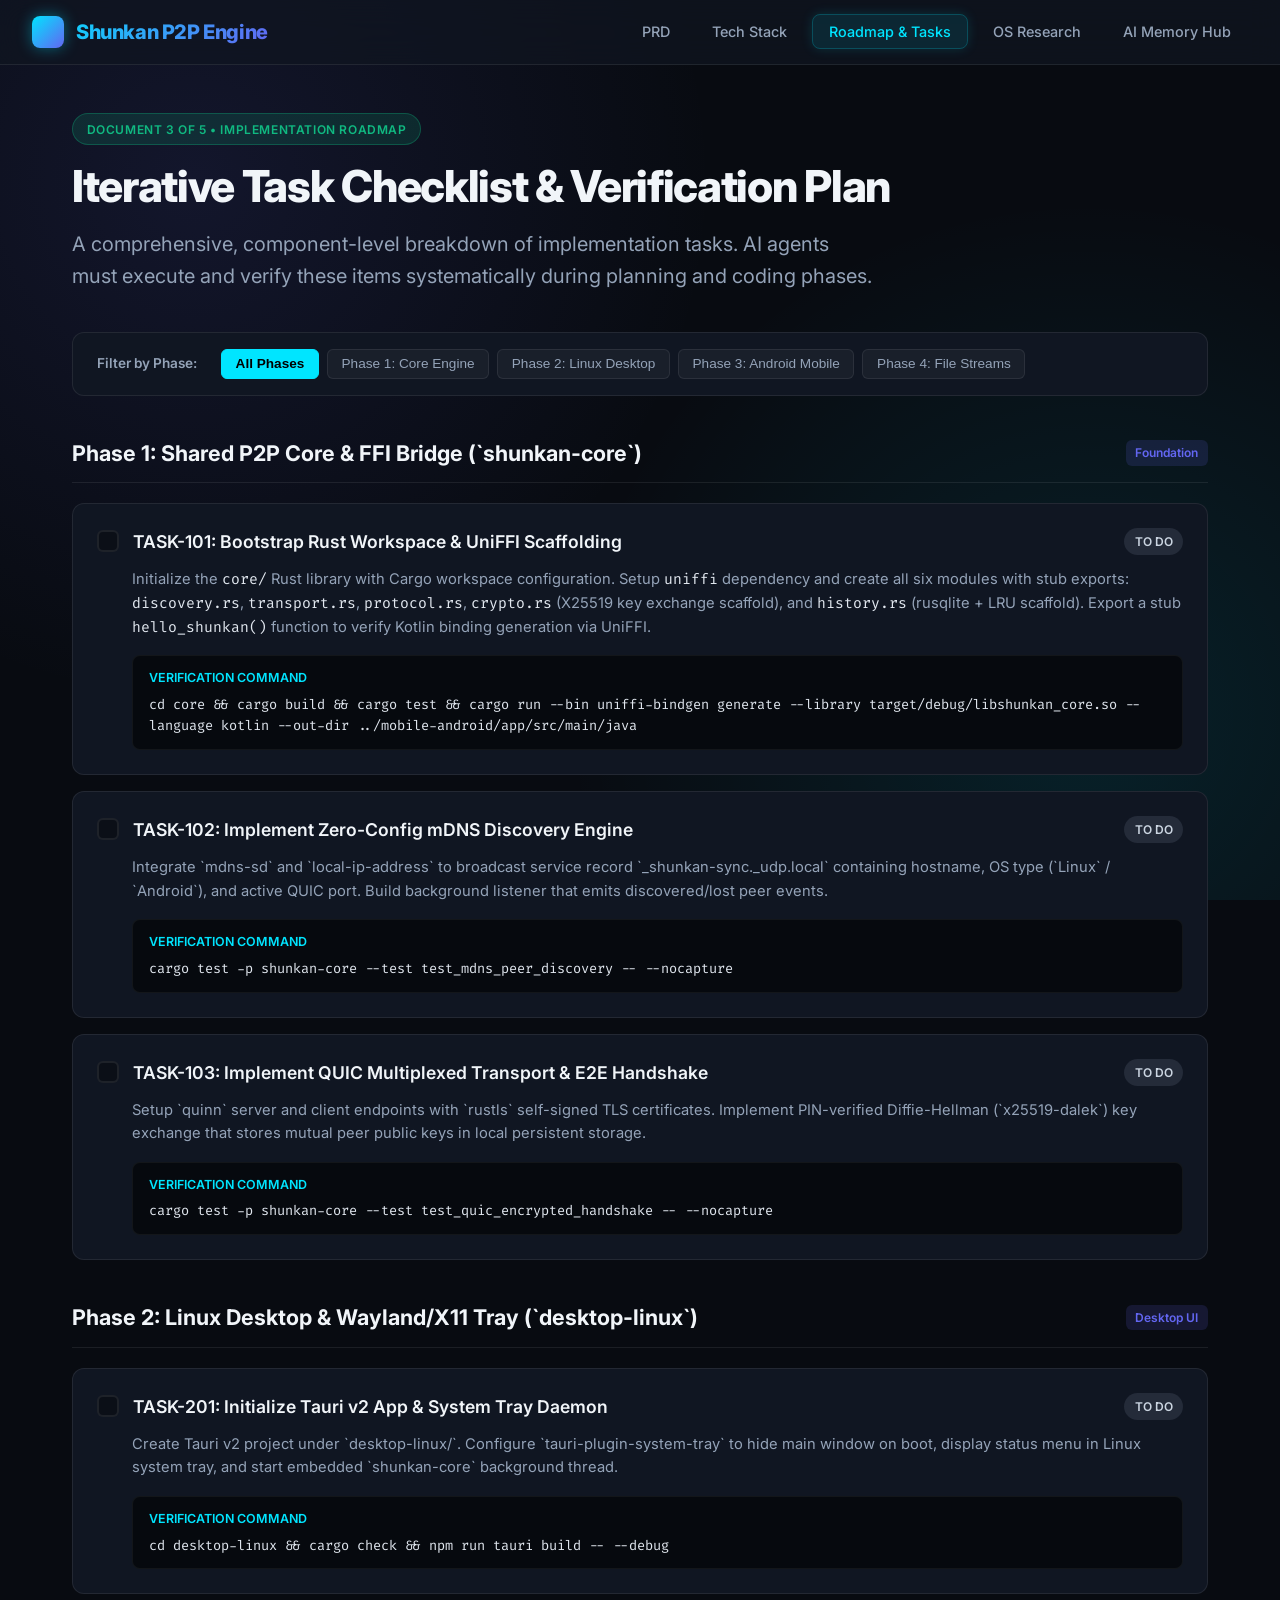
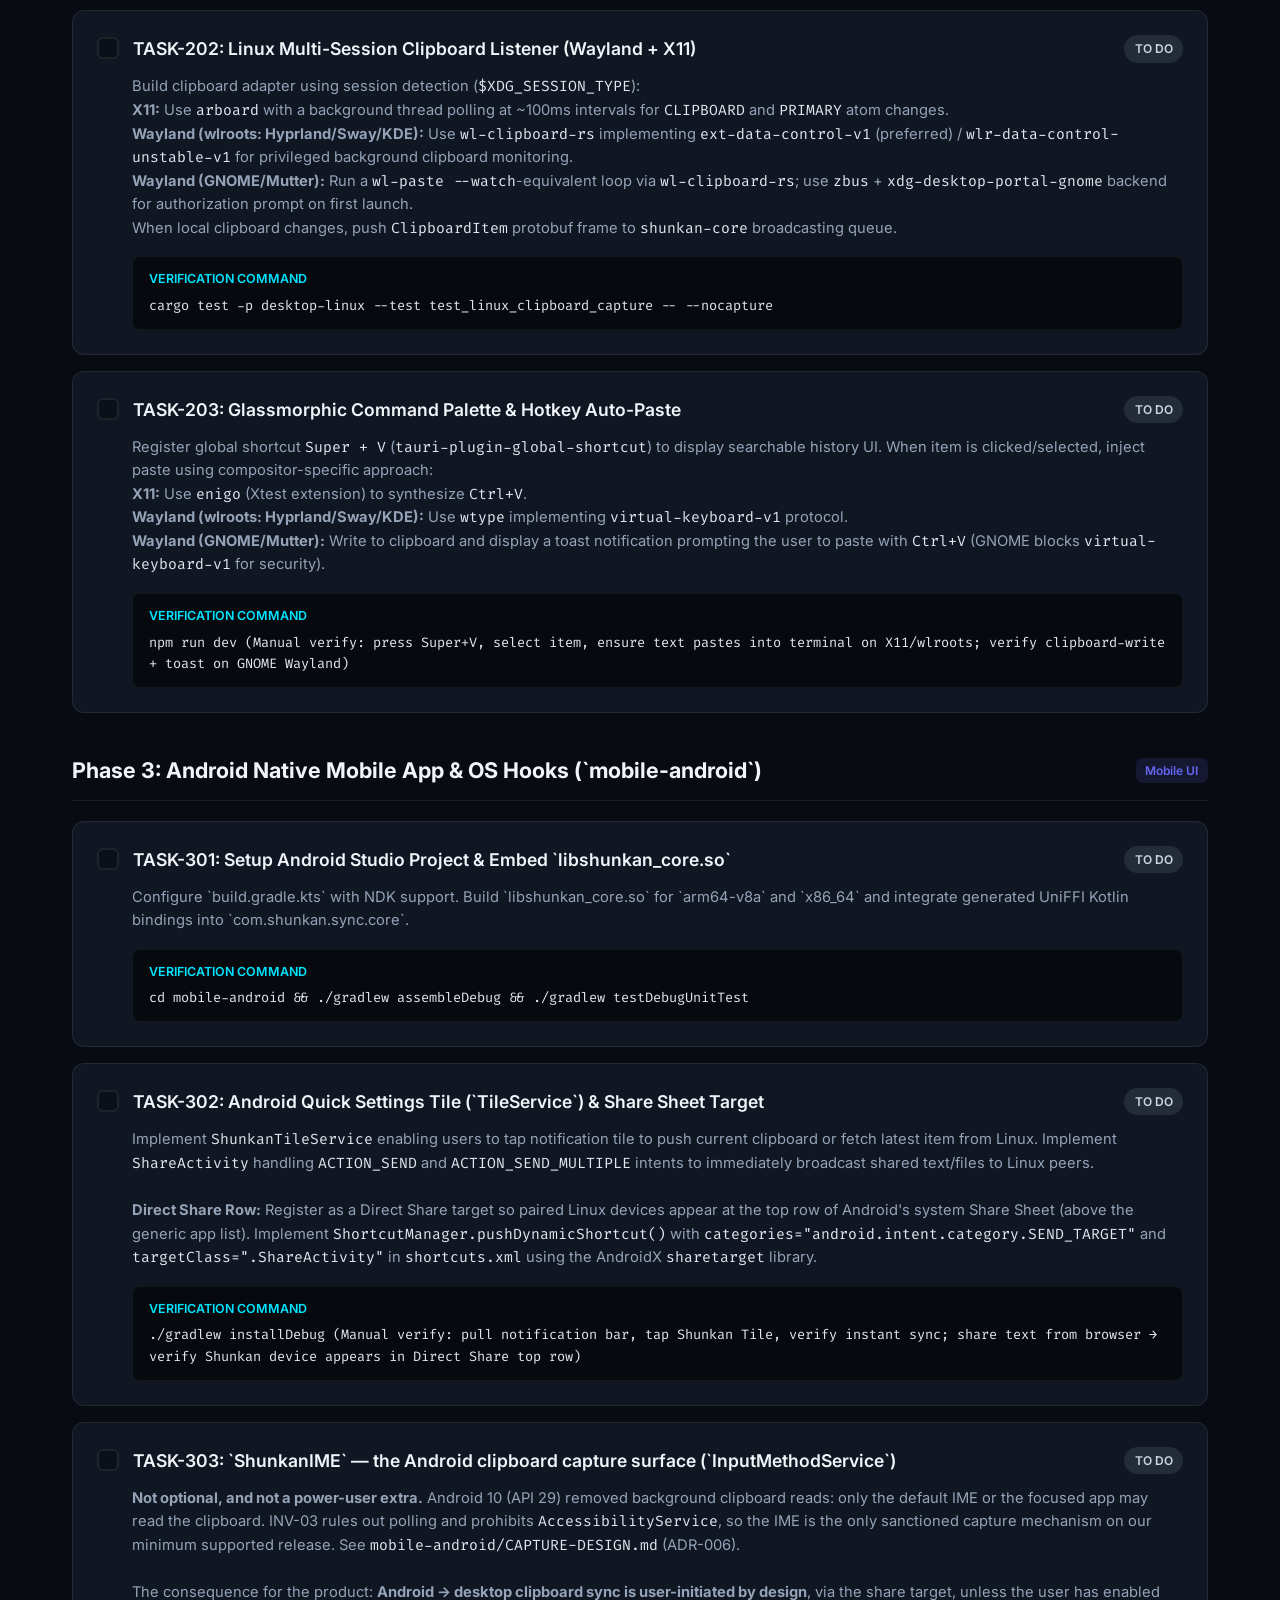
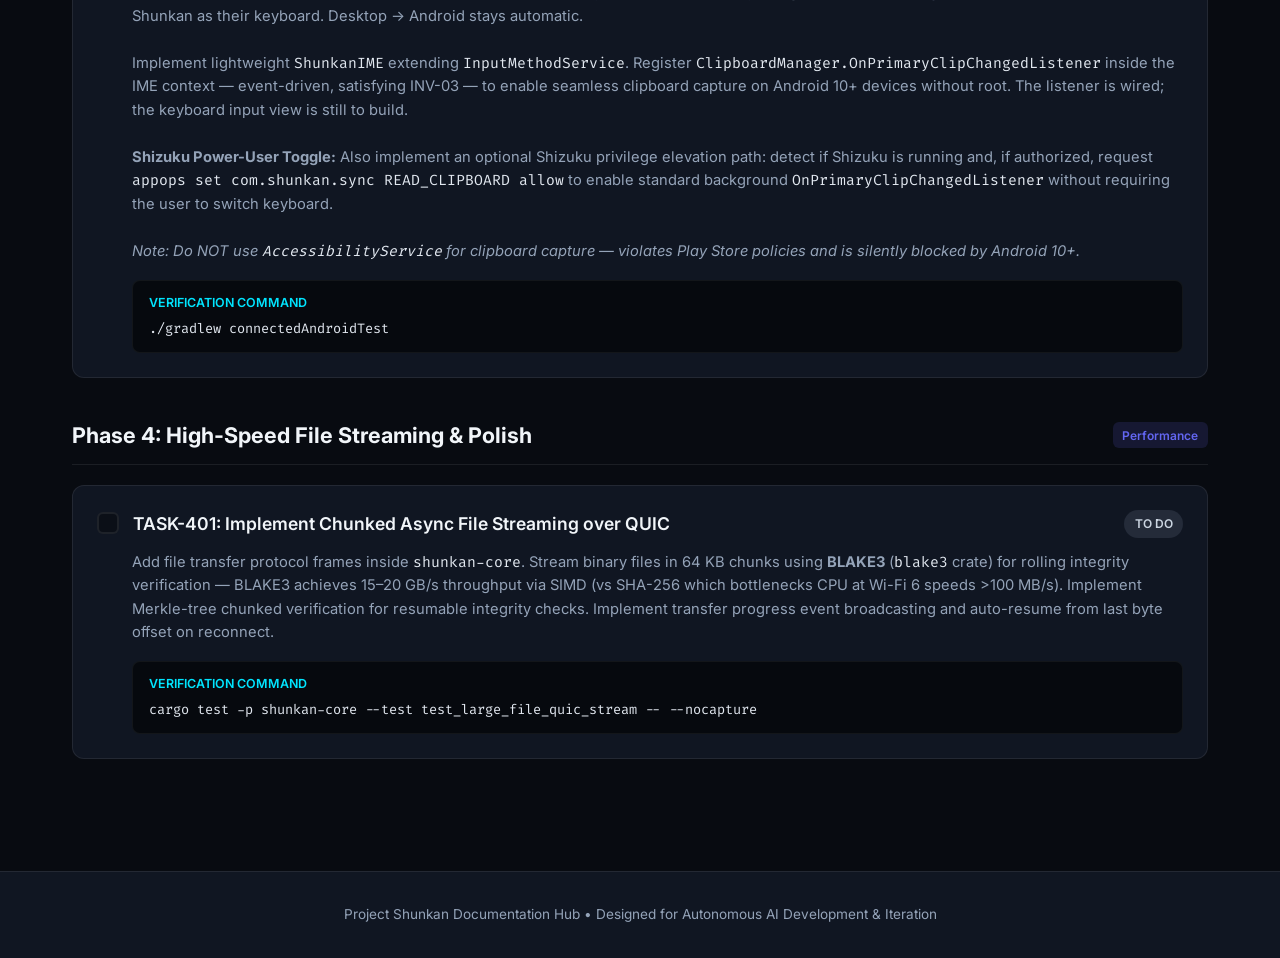
<file: tasks.html>
<!DOCTYPE html>
<html lang="en">
<head>
    <meta charset="UTF-8">
    <meta name="viewport" content="width=device-width, initial-scale=1.0">
    <title>Roadmap & Tasks — Project Shunkan (瞬間)</title>
    <link rel="preconnect" href="https://fonts.googleapis.com">
    <link rel="preconnect" href="https://fonts.gstatic.com" crossorigin>
    <link href="https://fonts.googleapis.com/css2?family=Fira+Code:wght@400;500;600&family=Inter:wght@300;400;500;600;700;800&display=swap" rel="stylesheet">
    <style>
        :root {
            --bg-base: #080b11;
            --bg-surface: #101622;
            --bg-surface-hover: #161e2f;
            --bg-glass: rgba(16, 22, 34, 0.7);
            --border-color: rgba(255, 255, 255, 0.08);
            --border-glow: rgba(0, 229, 255, 0.3);
            --text-main: #f1f5f9;
            --text-muted: #94a3b8;
            --accent-cyan: #00e5ff;
            --accent-indigo: #6366f1;
            --accent-purple: #a855f7;
            --accent-emerald: #10b981;
            --accent-amber: #f59e0b;
            --accent-rose: #f43f5e;
        }

        * {
            box-sizing: border-box;
            margin: 0;
            padding: 0;
        }

        body {
            font-family: 'Inter', -apple-system, BlinkMacSystemFont, sans-serif;
            background-color: var(--bg-base);
            color: var(--text-main);
            line-height: 1.6;
            min-height: 100vh;
            display: flex;
            flex-direction: column;
            background-image: 
                radial-gradient(circle at 15% 20%, rgba(99, 102, 241, 0.12) 0%, transparent 40%),
                radial-gradient(circle at 85% 80%, rgba(0, 229, 255, 0.1) 0%, transparent 40%);
            background-attachment: fixed;
        }

        /* Top Navigation */
        header {
            position: sticky;
            top: 0;
            z-index: 100;
            background: var(--bg-glass);
            backdrop-filter: blur(16px);
            -webkit-backdrop-filter: blur(16px);
            border-bottom: 1px solid var(--border-color);
            padding: 1rem 2rem;
            display: flex;
            justify-content: space-between;
            align-items: center;
        }

        .logo {
            display: flex;
            align-items: center;
            gap: 0.75rem;
            font-weight: 800;
            font-size: 1.25rem;
            letter-spacing: -0.02em;
            background: linear-gradient(135deg, var(--accent-cyan), var(--accent-indigo));
            -webkit-background-clip: text;
            -webkit-text-fill-color: transparent;
        }

        .logo-icon {
            width: 32px;
            height: 32px;
            border-radius: 8px;
            background: linear-gradient(135deg, var(--accent-cyan), var(--accent-indigo));
            display: flex;
            align-items: center;
            justify-content: center;
            color: #000;
            font-weight: 900;
            font-size: 1.1rem;
            box-shadow: 0 0 15px rgba(0, 229, 255, 0.4);
        }

        nav ul {
            display: flex;
            list-style: none;
            gap: 0.5rem;
        }

        nav a {
            color: var(--text-muted);
            text-decoration: none;
            padding: 0.5rem 1rem;
            border-radius: 8px;
            font-size: 0.9rem;
            font-weight: 500;
            transition: all 0.2s ease;
            border: 1px solid transparent;
        }

        nav a:hover {
            color: var(--text-main);
            background: var(--bg-surface-hover);
        }

        nav a.active {
            color: var(--accent-cyan);
            background: rgba(0, 229, 255, 0.1);
            border-color: rgba(0, 229, 255, 0.2);
            box-shadow: 0 0 12px rgba(0, 229, 255, 0.15);
        }

        main {
            max-width: 1200px;
            margin: 0 auto;
            padding: 3rem 2rem;
            flex: 1;
            width: 100%;
        }

        .page-header {
            margin-bottom: 2.5rem;
        }

        .badge {
            display: inline-flex;
            align-items: center;
            gap: 0.5rem;
            padding: 0.35rem 0.85rem;
            border-radius: 9999px;
            background: rgba(16, 185, 129, 0.15);
            color: var(--accent-emerald);
            border: 1px solid rgba(16, 185, 129, 0.3);
            font-size: 0.75rem;
            font-weight: 600;
            text-transform: uppercase;
            letter-spacing: 0.05em;
            margin-bottom: 1rem;
        }

        h1 {
            font-size: 2.75rem;
            font-weight: 800;
            letter-spacing: -0.03em;
            line-height: 1.15;
            margin-bottom: 1rem;
        }

        .subtitle {
            font-size: 1.25rem;
            color: var(--text-muted);
            max-width: 800px;
            font-weight: 400;
        }

        /* Filter Controls */
        .controls-bar {
            display: flex;
            gap: 1rem;
            margin-bottom: 2rem;
            flex-wrap: wrap;
            align-items: center;
            background: var(--bg-surface);
            padding: 1rem 1.5rem;
            border-radius: 12px;
            border: 1px solid var(--border-color);
        }

        .filter-group {
            display: flex;
            gap: 0.5rem;
            align-items: center;
        }

        .filter-label {
            font-size: 0.85rem;
            font-weight: 600;
            color: var(--text-muted);
            margin-right: 0.5rem;
        }

        .btn-filter {
            background: rgba(255, 255, 255, 0.04);
            border: 1px solid var(--border-color);
            color: var(--text-muted);
            padding: 0.4rem 0.85rem;
            border-radius: 6px;
            font-size: 0.85rem;
            font-weight: 500;
            cursor: pointer;
            transition: all 0.2s ease;
        }

        .btn-filter:hover {
            color: var(--text-main);
            background: rgba(255, 255, 255, 0.08);
        }

        .btn-filter.active {
            color: #000;
            background: var(--accent-cyan);
            border-color: var(--accent-cyan);
            font-weight: 600;
        }

        /* Task Cards */
        .phase-header {
            margin: 2.5rem 0 1.25rem;
            display: flex;
            align-items: center;
            justify-content: space-between;
            border-bottom: 1px solid var(--border-color);
            padding-bottom: 0.75rem;
        }

        .phase-title {
            font-size: 1.35rem;
            font-weight: 700;
            color: var(--text-main);
            display: flex;
            align-items: center;
            gap: 0.75rem;
        }

        .phase-badge {
            font-size: 0.75rem;
            padding: 0.2rem 0.6rem;
            border-radius: 6px;
            background: rgba(99, 102, 241, 0.15);
            color: var(--accent-indigo);
            font-weight: 600;
        }

        .task-card {
            background: var(--bg-surface);
            border: 1px solid var(--border-color);
            border-radius: 12px;
            padding: 1.5rem;
            margin-bottom: 1rem;
            transition: all 0.2s ease;
            position: relative;
        }

        .task-card:hover {
            border-color: rgba(255, 255, 255, 0.15);
            transform: translateX(4px);
        }

        .task-top {
            display: flex;
            align-items: flex-start;
            justify-content: space-between;
            gap: 1rem;
            margin-bottom: 0.75rem;
        }

        .task-title-wrap {
            display: flex;
            align-items: flex-start;
            gap: 0.85rem;
        }

        .task-checkbox {
            appearance: none;
            -webkit-appearance: none;
            width: 22px;
            height: 22px;
            border: 2px solid var(--border-color);
            border-radius: 6px;
            background: rgba(0, 0, 0, 0.3);
            cursor: pointer;
            position: relative;
            margin-top: 2px;
            flex-shrink: 0;
            transition: all 0.2s ease;
        }

        .task-checkbox:checked {
            background: var(--accent-emerald);
            border-color: var(--accent-emerald);
        }

        .task-checkbox:checked::after {
            content: '✓';
            position: absolute;
            top: 50%;
            left: 50%;
            transform: translate(-50%, -50%);
            color: #000;
            font-size: 13px;
            font-weight: 900;
        }

        .task-title {
            font-size: 1.1rem;
            font-weight: 600;
            color: var(--text-main);
        }

        .task-checkbox:checked + .task-title {
            text-decoration: line-through;
            color: var(--text-muted);
        }

        .task-status {
            font-size: 0.75rem;
            font-weight: 600;
            padding: 0.25rem 0.65rem;
            border-radius: 9999px;
            text-transform: uppercase;
        }

        .status-todo { background: rgba(148, 163, 184, 0.15); color: #cbd5e1; }
        .status-in-progress { background: rgba(245, 158, 11, 0.15); color: var(--accent-amber); }
        .status-completed { background: rgba(16, 185, 129, 0.15); color: var(--accent-emerald); }

        .task-desc {
            color: var(--text-muted);
            font-size: 0.92rem;
            margin-bottom: 1rem;
            padding-left: 2.2rem;
        }

        .task-meta {
            padding-left: 2.2rem;
            display: flex;
            flex-direction: column;
            gap: 0.5rem;
        }

        .meta-box {
            background: #06090e;
            border: 1px solid rgba(255, 255, 255, 0.05);
            border-radius: 8px;
            padding: 0.75rem 1rem;
            font-size: 0.85rem;
        }

        .meta-label {
            color: var(--accent-cyan);
            font-weight: 600;
            font-size: 0.78rem;
            text-transform: uppercase;
            margin-bottom: 0.35rem;
            display: block;
        }

        code {
            font-family: 'Fira Code', monospace;
            color: #e2e8f0;
        }

        footer {
            border-top: 1px solid var(--border-color);
            padding: 2rem;
            text-align: center;
            font-size: 0.85rem;
            color: var(--text-muted);
            background: var(--bg-surface);
            margin-top: 3rem;
        }
    </style>
</head>
<body>

<header>
    <div class="logo">
        <div class="logo-icon">瞬</div>
        <span>Shunkan P2P Engine</span>
    </div>
    <nav>
        <ul>
            <li><a href="prd.html">PRD</a></li>
            <li><a href="stack.html">Tech Stack</a></li>
            <li><a href="tasks.html" class="active">Roadmap & Tasks</a></li>
            <li><a href="research.html">OS Research</a></li>
            <li><a href="memory.html">AI Memory Hub</a></li>
        </ul>
    </nav>
</header>

<main>
    <div class="page-header">
        <div class="badge">Document 3 of 5 • Implementation Roadmap</div>
        <h1>Iterative Task Checklist & Verification Plan</h1>
        <p class="subtitle">
            A comprehensive, component-level breakdown of implementation tasks. AI agents must execute and verify these items systematically during planning and coding phases.
        </p>
    </div>

    <div class="controls-bar">
        <span class="filter-label">Filter by Phase:</span>
        <div class="filter-group">
            <button class="btn-filter active" onclick="filterTasks('all')">All Phases</button>
            <button class="btn-filter" onclick="filterTasks('phase1')">Phase 1: Core Engine</button>
            <button class="btn-filter" onclick="filterTasks('phase2')">Phase 2: Linux Desktop</button>
            <button class="btn-filter" onclick="filterTasks('phase3')">Phase 3: Android Mobile</button>
            <button class="btn-filter" onclick="filterTasks('phase4')">Phase 4: File Streams</button>
        </div>
    </div>

    <!-- Phase 1 -->
    <div class="task-section" data-phase="phase1">
        <div class="phase-header">
            <div class="phase-title">Phase 1: Shared P2P Core & FFI Bridge (`shunkan-core`)</div>
            <span class="phase-badge">Foundation</span>
        </div>

        <div class="task-card">
            <div class="task-top">
                <div class="task-title-wrap">
                    <input type="checkbox" class="task-checkbox" id="t1" onchange="saveState(this)">
                    <label class="task-title" for="t1">TASK-101: Bootstrap Rust Workspace & UniFFI Scaffolding</label>
                </div>
                <span class="task-status status-todo">To Do</span>
            </div>
            <div class="task-desc">
                Initialize the <code>core/</code> Rust library with Cargo workspace configuration. Setup <code>uniffi</code> dependency and create all six modules with stub exports: <code>discovery.rs</code>, <code>transport.rs</code>, <code>protocol.rs</code>, <code>crypto.rs</code> (X25519 key exchange scaffold), and <code>history.rs</code> (rusqlite + LRU scaffold). Export a stub <code>hello_shunkan()</code> function to verify Kotlin binding generation via UniFFI.
            </div>
            <div class="task-meta">
                <div class="meta-box">
                    <span class="meta-label">Verification Command</span>
                    <code>cd core && cargo build && cargo test && cargo run --bin uniffi-bindgen generate --library target/debug/libshunkan_core.so --language kotlin --out-dir ../mobile-android/app/src/main/java</code>
                </div>
            </div>
        </div>

        <div class="task-card">
            <div class="task-top">
                <div class="task-title-wrap">
                    <input type="checkbox" class="task-checkbox" id="t2" onchange="saveState(this)">
                    <label class="task-title" for="t2">TASK-102: Implement Zero-Config mDNS Discovery Engine</label>
                </div>
                <span class="task-status status-todo">To Do</span>
            </div>
            <div class="task-desc">
                Integrate `mdns-sd` and `local-ip-address` to broadcast service record `_shunkan-sync._udp.local` containing hostname, OS type (`Linux` / `Android`), and active QUIC port. Build background listener that emits discovered/lost peer events.
            </div>
            <div class="task-meta">
                <div class="meta-box">
                    <span class="meta-label">Verification Command</span>
                    <code>cargo test -p shunkan-core --test test_mdns_peer_discovery -- --nocapture</code>
                </div>
            </div>
        </div>

        <div class="task-card">
            <div class="task-top">
                <div class="task-title-wrap">
                    <input type="checkbox" class="task-checkbox" id="t3" onchange="saveState(this)">
                    <label class="task-title" for="t3">TASK-103: Implement QUIC Multiplexed Transport & E2E Handshake</label>
                </div>
                <span class="task-status status-todo">To Do</span>
            </div>
            <div class="task-desc">
                Setup `quinn` server and client endpoints with `rustls` self-signed TLS certificates. Implement PIN-verified Diffie-Hellman (`x25519-dalek`) key exchange that stores mutual peer public keys in local persistent storage.
            </div>
            <div class="task-meta">
                <div class="meta-box">
                    <span class="meta-label">Verification Command</span>
                    <code>cargo test -p shunkan-core --test test_quic_encrypted_handshake -- --nocapture</code>
                </div>
            </div>
        </div>
    </div>

    <!-- Phase 2 -->
    <div class="task-section" data-phase="phase2">
        <div class="phase-header">
            <div class="phase-title">Phase 2: Linux Desktop & Wayland/X11 Tray (`desktop-linux`)</div>
            <span class="phase-badge">Desktop UI</span>
        </div>

        <div class="task-card">
            <div class="task-top">
                <div class="task-title-wrap">
                    <input type="checkbox" class="task-checkbox" id="t4" onchange="saveState(this)">
                    <label class="task-title" for="t4">TASK-201: Initialize Tauri v2 App & System Tray Daemon</label>
                </div>
                <span class="task-status status-todo">To Do</span>
            </div>
            <div class="task-desc">
                Create Tauri v2 project under `desktop-linux/`. Configure `tauri-plugin-system-tray` to hide main window on boot, display status menu in Linux system tray, and start embedded `shunkan-core` background thread.
            </div>
            <div class="task-meta">
                <div class="meta-box">
                    <span class="meta-label">Verification Command</span>
                    <code>cd desktop-linux && cargo check && npm run tauri build -- --debug</code>
                </div>
            </div>
        </div>

        <div class="task-card">
            <div class="task-top">
                <div class="task-title-wrap">
                    <input type="checkbox" class="task-checkbox" id="t5" onchange="saveState(this)">
                    <label class="task-title" for="t5">TASK-202: Linux Multi-Session Clipboard Listener (Wayland + X11)</label>
                </div>
                <span class="task-status status-todo">To Do</span>
            </div>
            <div class="task-desc">
                Build clipboard adapter using session detection (<code>$XDG_SESSION_TYPE</code>): <br>
                <strong>X11:</strong> Use <code>arboard</code> with a background thread polling at ~100ms intervals for <code>CLIPBOARD</code> and <code>PRIMARY</code> atom changes.<br>
                <strong>Wayland (wlroots: Hyprland/Sway/KDE):</strong> Use <code>wl-clipboard-rs</code> implementing <code>ext-data-control-v1</code> (preferred) / <code>wlr-data-control-unstable-v1</code> for privileged background clipboard monitoring.<br>
                <strong>Wayland (GNOME/Mutter):</strong> Run a <code>wl-paste --watch</code>-equivalent loop via <code>wl-clipboard-rs</code>; use <code>zbus</code> + <code>xdg-desktop-portal-gnome</code> backend for authorization prompt on first launch.<br>
                When local clipboard changes, push <code>ClipboardItem</code> protobuf frame to <code>shunkan-core</code> broadcasting queue.
            </div>
            <div class="task-meta">
                <div class="meta-box">
                    <span class="meta-label">Verification Command</span>
                    <code>cargo test -p desktop-linux --test test_linux_clipboard_capture -- --nocapture</code>
                </div>
            </div>
        </div>

        <div class="task-card">
            <div class="task-top">
                <div class="task-title-wrap">
                    <input type="checkbox" class="task-checkbox" id="t6" onchange="saveState(this)">
                    <label class="task-title" for="t6">TASK-203: Glassmorphic Command Palette & Hotkey Auto-Paste</label>
                </div>
                <span class="task-status status-todo">To Do</span>
            </div>
            <div class="task-desc">
                Register global shortcut <code>Super + V</code> (<code>tauri-plugin-global-shortcut</code>) to display searchable history UI. When item is clicked/selected, inject paste using compositor-specific approach:<br>
                <strong>X11:</strong> Use <code>enigo</code> (Xtest extension) to synthesize <code>Ctrl+V</code>.<br>
                <strong>Wayland (wlroots: Hyprland/Sway/KDE):</strong> Use <code>wtype</code> implementing <code>virtual-keyboard-v1</code> protocol.<br>
                <strong>Wayland (GNOME/Mutter):</strong> Write to clipboard and display a toast notification prompting the user to paste with <code>Ctrl+V</code> (GNOME blocks <code>virtual-keyboard-v1</code> for security).
            </div>
            <div class="task-meta">
                <div class="meta-box">
                    <span class="meta-label">Verification Command</span>
                    <code>npm run dev (Manual verify: press Super+V, select item, ensure text pastes into terminal on X11/wlroots; verify clipboard-write + toast on GNOME Wayland)</code>
                </div>
            </div>
        </div>
    </div>

    <!-- Phase 3 -->
    <div class="task-section" data-phase="phase3">
        <div class="phase-header">
            <div class="phase-title">Phase 3: Android Native Mobile App & OS Hooks (`mobile-android`)</div>
            <span class="phase-badge">Mobile UI</span>
        </div>

        <div class="task-card">
            <div class="task-top">
                <div class="task-title-wrap">
                    <input type="checkbox" class="task-checkbox" id="t7" onchange="saveState(this)">
                    <label class="task-title" for="t7">TASK-301: Setup Android Studio Project & Embed `libshunkan_core.so`</label>
                </div>
                <span class="task-status status-todo">To Do</span>
            </div>
            <div class="task-desc">
                Configure `build.gradle.kts` with NDK support. Build `libshunkan_core.so` for `arm64-v8a` and `x86_64` and integrate generated UniFFI Kotlin bindings into `com.shunkan.sync.core`.
            </div>
            <div class="task-meta">
                <div class="meta-box">
                    <span class="meta-label">Verification Command</span>
                    <code>cd mobile-android && ./gradlew assembleDebug && ./gradlew testDebugUnitTest</code>
                </div>
            </div>
        </div>

        <div class="task-card">
            <div class="task-top">
                <div class="task-title-wrap">
                    <input type="checkbox" class="task-checkbox" id="t8" onchange="saveState(this)">
                    <label class="task-title" for="t8">TASK-302: Android Quick Settings Tile (`TileService`) & Share Sheet Target</label>
                </div>
                <span class="task-status status-todo">To Do</span>
            </div>
            <div class="task-desc">
                Implement <code>ShunkanTileService</code> enabling users to tap notification tile to push current clipboard or fetch latest item from Linux. Implement <code>ShareActivity</code> handling <code>ACTION_SEND</code> and <code>ACTION_SEND_MULTIPLE</code> intents to immediately broadcast shared text/files to Linux peers.<br><br>
                <strong>Direct Share Row:</strong> Register as a Direct Share target so paired Linux devices appear at the top row of Android's system Share Sheet (above the generic app list). Implement <code>ShortcutManager.pushDynamicShortcut()</code> with <code>categories="android.intent.category.SEND_TARGET"</code> and <code>targetClass=".ShareActivity"</code> in <code>shortcuts.xml</code> using the AndroidX <code>sharetarget</code> library.
            </div>
            <div class="task-meta">
                <div class="meta-box">
                    <span class="meta-label">Verification Command</span>
                    <code>./gradlew installDebug (Manual verify: pull notification bar, tap Shunkan Tile, verify instant sync; share text from browser → verify Shunkan device appears in Direct Share top row)</code>
                </div>
            </div>
        </div>

        <div class="task-card">
            <div class="task-top">
                <div class="task-title-wrap">
                    <input type="checkbox" class="task-checkbox" id="t9" onchange="saveState(this)">
                    <label class="task-title" for="t9">TASK-303: `ShunkanIME` — the Android clipboard capture surface (`InputMethodService`)</label>
                </div>
                <span class="task-status status-todo">To Do</span>
            </div>
            <div class="task-desc">
                <strong>Not optional, and not a power-user extra.</strong> Android 10 (API 29) removed background clipboard reads: only the default IME or the focused app may read the clipboard. INV-03 rules out polling and prohibits <code>AccessibilityService</code>, so the IME is the only sanctioned capture mechanism on our minimum supported release. See <code>mobile-android/CAPTURE-DESIGN.md</code> (ADR-006).<br><br>
                The consequence for the product: <strong>Android → desktop clipboard sync is user-initiated by design</strong>, via the share target, unless the user has enabled Shunkan as their keyboard. Desktop → Android stays automatic.<br><br>
                Implement lightweight <code>ShunkanIME</code> extending <code>InputMethodService</code>. Register <code>ClipboardManager.OnPrimaryClipChangedListener</code> inside the IME context — event-driven, satisfying INV-03 — to enable seamless clipboard capture on Android 10+ devices without root. The listener is wired; the keyboard input view is still to build.<br><br>
                <strong>Shizuku Power-User Toggle:</strong> Also implement an optional Shizuku privilege elevation path: detect if Shizuku is running and, if authorized, request <code>appops set com.shunkan.sync READ_CLIPBOARD allow</code> to enable standard background <code>OnPrimaryClipChangedListener</code> without requiring the user to switch keyboard.<br><br>
                <em>Note: Do NOT use <code>AccessibilityService</code> for clipboard capture — violates Play Store policies and is silently blocked by Android 10+.</em>
            </div>
            <div class="task-meta">
                <div class="meta-box">
                    <span class="meta-label">Verification Command</span>
                    <code>./gradlew connectedAndroidTest</code>
                </div>
            </div>
        </div>
    </div>

    <!-- Phase 4 -->
    <div class="task-section" data-phase="phase4">
        <div class="phase-header">
            <div class="phase-title">Phase 4: High-Speed File Streaming & Polish</div>
            <span class="phase-badge">Performance</span>
        </div>

        <div class="task-card">
            <div class="task-top">
                <div class="task-title-wrap">
                    <input type="checkbox" class="task-checkbox" id="t10" onchange="saveState(this)">
                    <label class="task-title" for="t10">TASK-401: Implement Chunked Async File Streaming over QUIC</label>
                </div>
                <span class="task-status status-todo">To Do</span>
            </div>
            <div class="task-desc">
                Add file transfer protocol frames inside <code>shunkan-core</code>. Stream binary files in 64 KB chunks using <strong>BLAKE3</strong> (<code>blake3</code> crate) for rolling integrity verification — BLAKE3 achieves 15–20 GB/s throughput via SIMD (vs SHA-256 which bottlenecks CPU at Wi-Fi 6 speeds &gt;100 MB/s). Implement Merkle-tree chunked verification for resumable integrity checks. Implement transfer progress event broadcasting and auto-resume from last byte offset on reconnect.
            </div>
            <div class="task-meta">
                <div class="meta-box">
                    <span class="meta-label">Verification Command</span>
                    <code>cargo test -p shunkan-core --test test_large_file_quic_stream -- --nocapture</code>
                </div>
            </div>
        </div>
    </div>
</main>

<footer>
    Project Shunkan Documentation Hub • Designed for Autonomous AI Development & Iteration
</footer>

<script>
    // Load persisted checkbox states
    document.addEventListener('DOMContentLoaded', () => {
        document.querySelectorAll('.task-checkbox').forEach(cb => {
            const state = localStorage.getItem('shunkan_task_' + cb.id);
            if (state === 'checked') {
                cb.checked = true;
                const statusBadge = cb.closest('.task-top').querySelector('.task-status');
                statusBadge.textContent = 'Completed';
                statusBadge.className = 'task-status status-completed';
            }
        });
    });

    function saveState(cb) {
        const statusBadge = cb.closest('.task-top').querySelector('.task-status');
        if (cb.checked) {
            localStorage.setItem('shunkan_task_' + cb.id, 'checked');
            statusBadge.textContent = 'Completed';
            statusBadge.className = 'task-status status-completed';
        } else {
            localStorage.removeItem('shunkan_task_' + cb.id);
            statusBadge.textContent = 'To Do';
            statusBadge.className = 'task-status status-todo';
        }
    }

    function filterTasks(phase) {
        document.querySelectorAll('.btn-filter').forEach(btn => btn.classList.remove('active'));
        event.target.classList.add('active');

        document.querySelectorAll('.task-section').forEach(sec => {
            if (phase === 'all' || sec.dataset.phase === phase) {
                sec.style.display = 'block';
            } else {
                sec.style.display = 'none';
            }
        });
    }
</script>

</body>
</html>
</file>
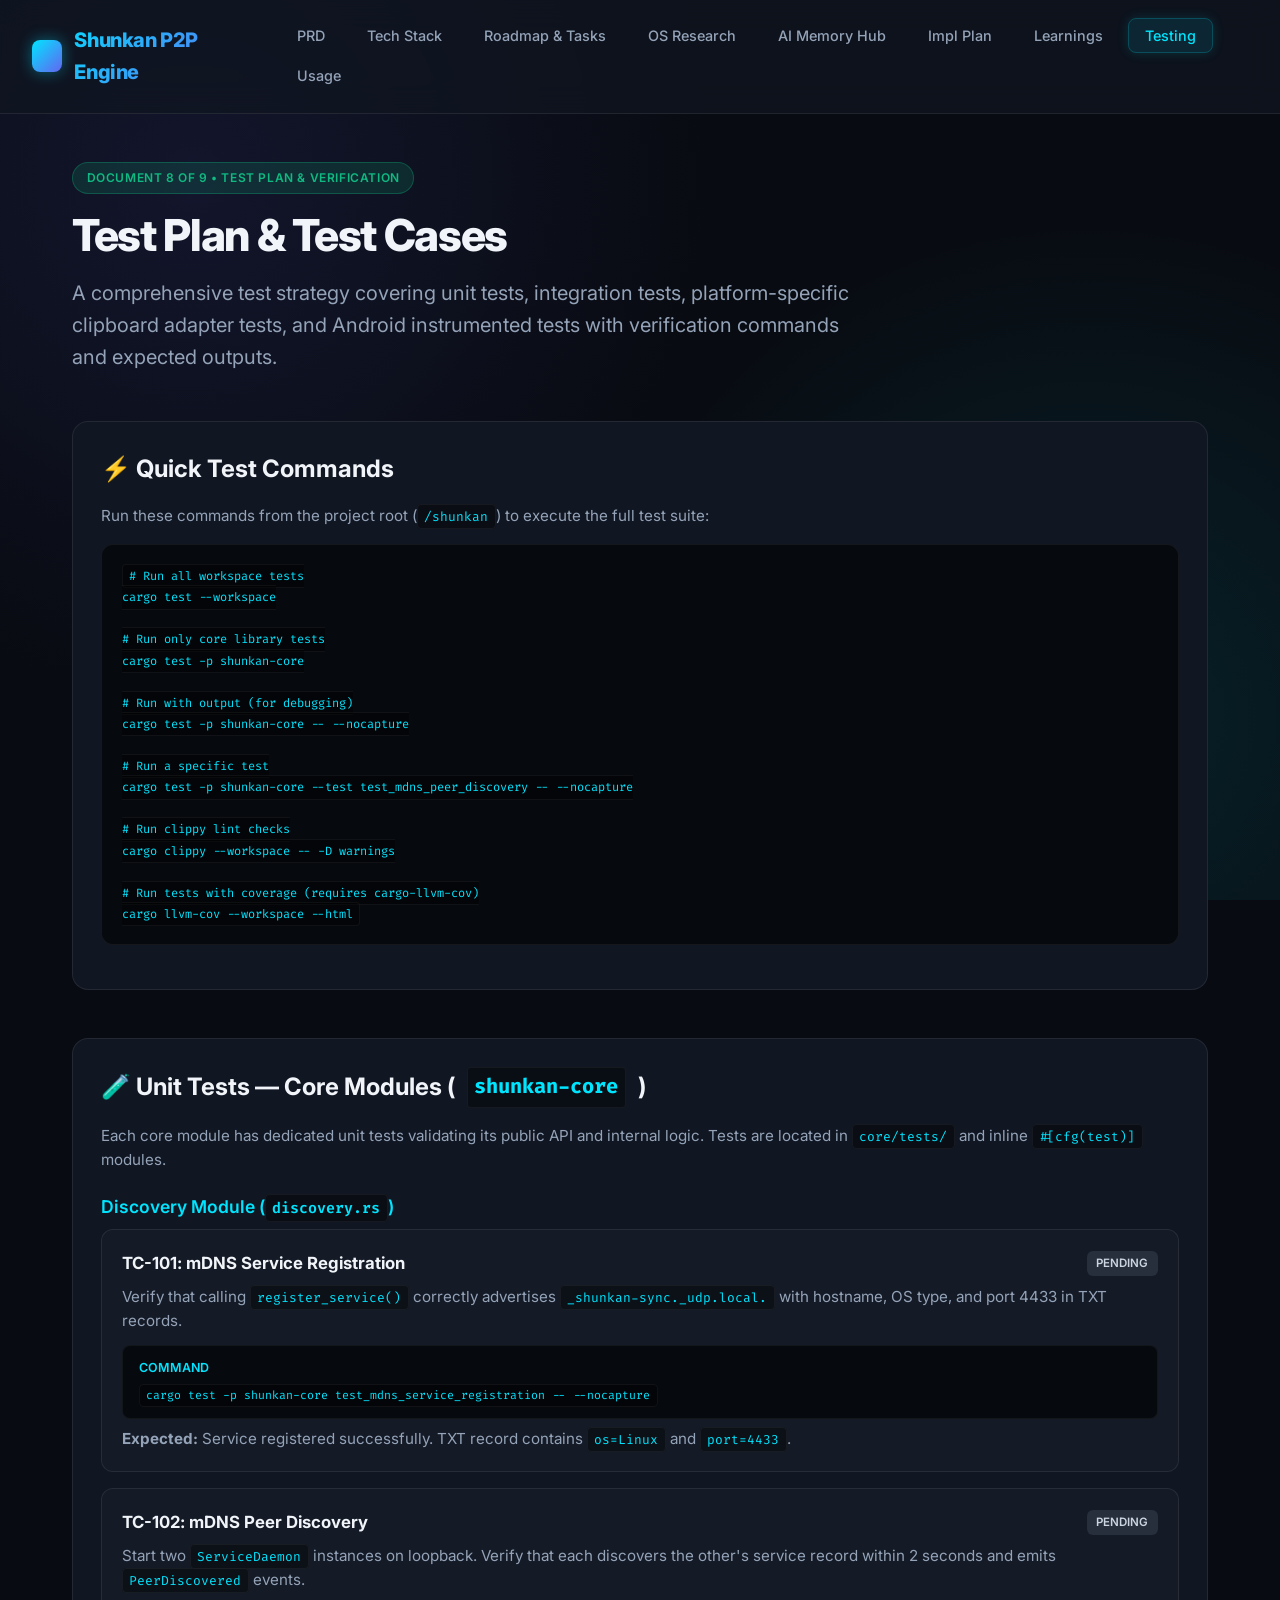
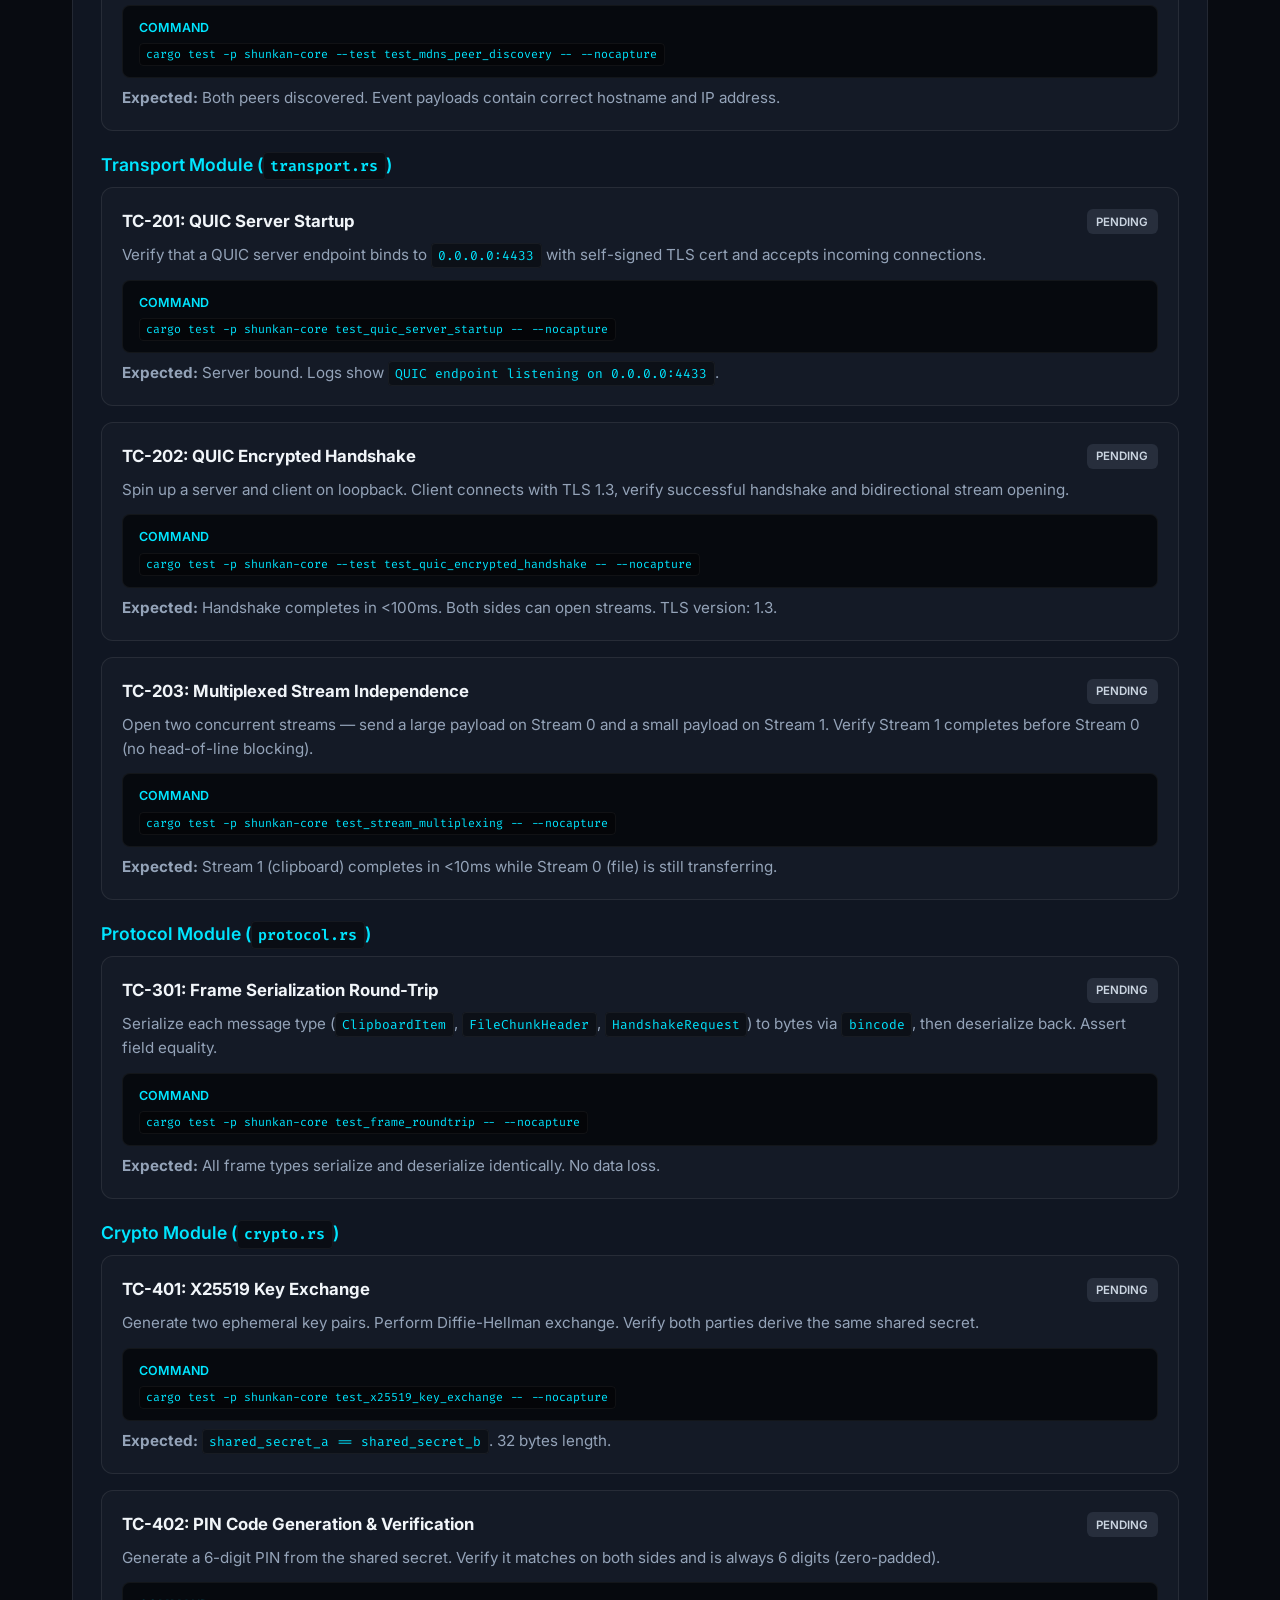
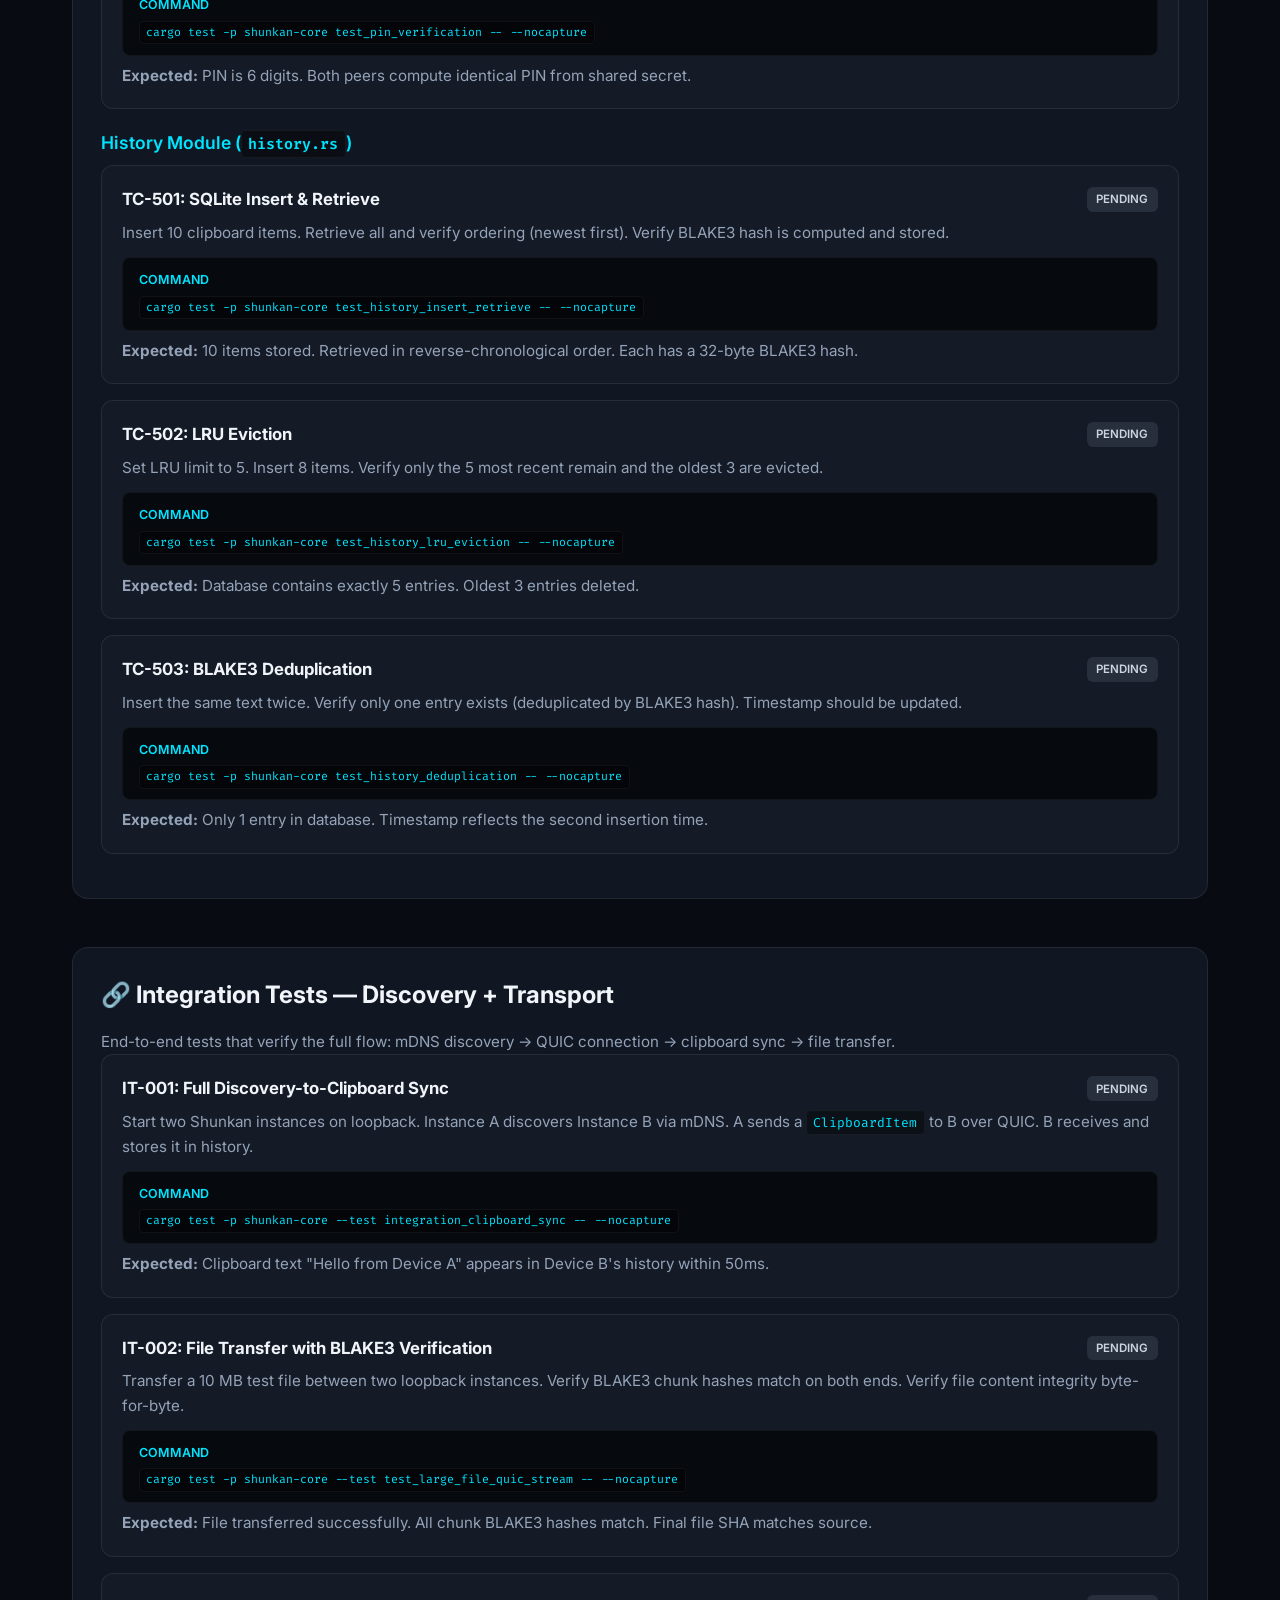
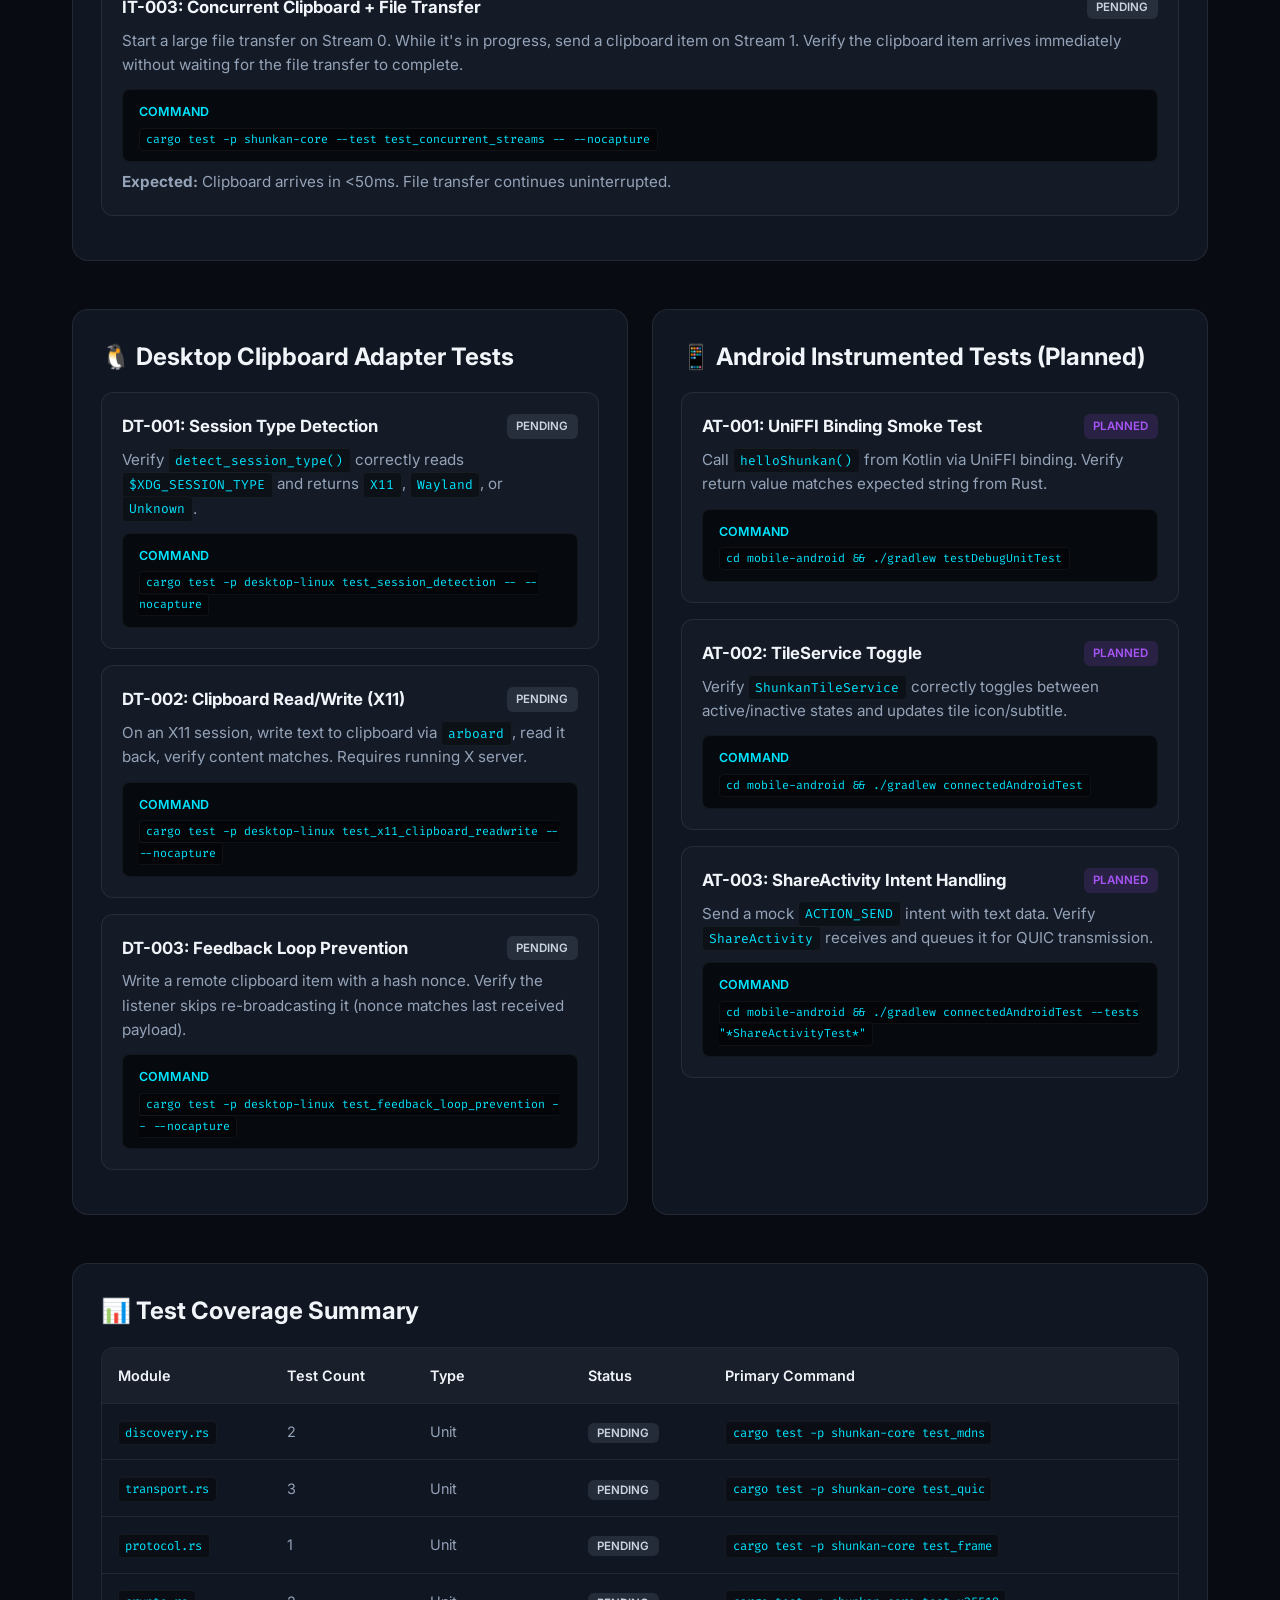
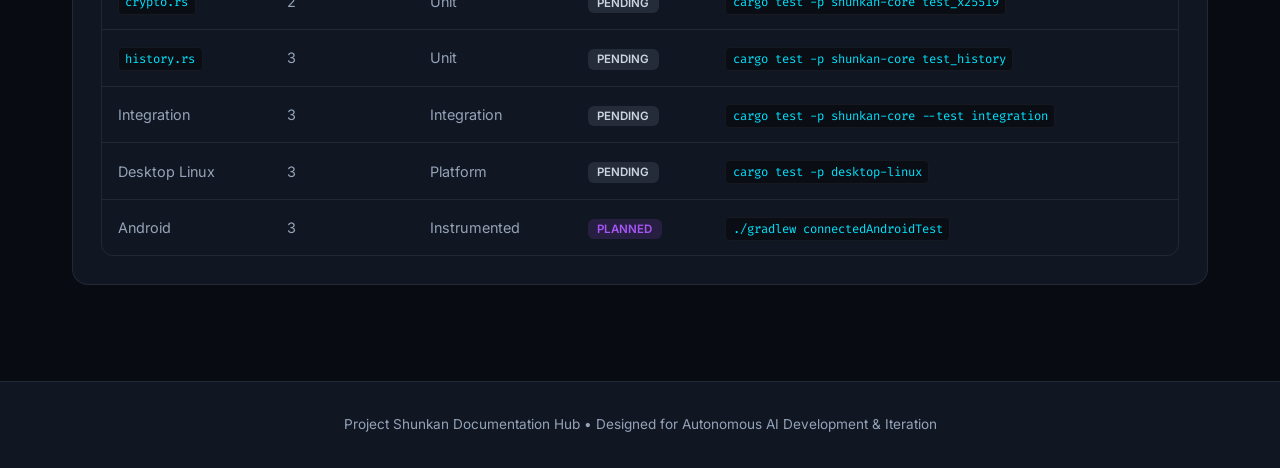
<file: testing.html>
<!DOCTYPE html>
<html lang="en">
<head>
    <meta charset="UTF-8">
    <meta name="viewport" content="width=device-width, initial-scale=1.0">
    <title>Test Plan — Project Shunkan (瞬間)</title>
    <link rel="preconnect" href="https://fonts.googleapis.com">
    <link rel="preconnect" href="https://fonts.gstatic.com" crossorigin>
    <link href="https://fonts.googleapis.com/css2?family=Fira+Code:wght@400;500;600&family=Inter:wght@300;400;500;600;700;800&display=swap" rel="stylesheet">
    <style>
        :root {
            --bg-base: #080b11;
            --bg-surface: #101622;
            --bg-surface-hover: #161e2f;
            --bg-glass: rgba(16, 22, 34, 0.7);
            --border-color: rgba(255, 255, 255, 0.08);
            --border-glow: rgba(0, 229, 255, 0.3);
            --text-main: #f1f5f9;
            --text-muted: #94a3b8;
            --accent-cyan: #00e5ff;
            --accent-indigo: #6366f1;
            --accent-purple: #a855f7;
            --accent-emerald: #10b981;
            --accent-amber: #f59e0b;
            --accent-rose: #f43f5e;
        }

        * {
            box-sizing: border-box;
            margin: 0;
            padding: 0;
        }

        body {
            font-family: 'Inter', -apple-system, BlinkMacSystemFont, sans-serif;
            background-color: var(--bg-base);
            color: var(--text-main);
            line-height: 1.6;
            min-height: 100vh;
            display: flex;
            flex-direction: column;
            background-image: 
                radial-gradient(circle at 15% 20%, rgba(99, 102, 241, 0.12) 0%, transparent 40%),
                radial-gradient(circle at 85% 80%, rgba(0, 229, 255, 0.1) 0%, transparent 40%);
            background-attachment: fixed;
        }

        header {
            position: sticky;
            top: 0;
            z-index: 100;
            background: var(--bg-glass);
            backdrop-filter: blur(16px);
            -webkit-backdrop-filter: blur(16px);
            border-bottom: 1px solid var(--border-color);
            padding: 1rem 2rem;
            display: flex;
            justify-content: space-between;
            align-items: center;
        }

        .logo {
            display: flex;
            align-items: center;
            gap: 0.75rem;
            font-weight: 800;
            font-size: 1.25rem;
            letter-spacing: -0.02em;
            background: linear-gradient(135deg, var(--accent-cyan), var(--accent-indigo));
            -webkit-background-clip: text;
            -webkit-text-fill-color: transparent;
        }

        .logo-icon {
            width: 32px;
            height: 32px;
            border-radius: 8px;
            background: linear-gradient(135deg, var(--accent-cyan), var(--accent-indigo));
            display: flex;
            align-items: center;
            justify-content: center;
            color: #000;
            font-weight: 900;
            font-size: 1.1rem;
            box-shadow: 0 0 15px rgba(0, 229, 255, 0.4);
        }

        nav ul {
            display: flex;
            list-style: none;
            gap: 0.5rem;
            flex-wrap: wrap;
        }

        nav a {
            color: var(--text-muted);
            text-decoration: none;
            padding: 0.5rem 1rem;
            border-radius: 8px;
            font-size: 0.9rem;
            font-weight: 500;
            transition: all 0.2s ease;
            border: 1px solid transparent;
        }

        nav a:hover {
            color: var(--text-main);
            background: var(--bg-surface-hover);
        }

        nav a.active {
            color: var(--accent-cyan);
            background: rgba(0, 229, 255, 0.1);
            border-color: rgba(0, 229, 255, 0.2);
            box-shadow: 0 0 12px rgba(0, 229, 255, 0.15);
        }

        main {
            max-width: 1200px;
            margin: 0 auto;
            padding: 3rem 2rem;
            flex: 1;
            width: 100%;
        }

        .page-header {
            margin-bottom: 3rem;
        }

        .badge {
            display: inline-flex;
            align-items: center;
            gap: 0.5rem;
            padding: 0.35rem 0.85rem;
            border-radius: 9999px;
            background: rgba(16, 185, 129, 0.15);
            color: var(--accent-emerald);
            border: 1px solid rgba(16, 185, 129, 0.3);
            font-size: 0.75rem;
            font-weight: 600;
            text-transform: uppercase;
            letter-spacing: 0.05em;
            margin-bottom: 1rem;
        }

        h1 {
            font-size: 2.75rem;
            font-weight: 800;
            letter-spacing: -0.03em;
            line-height: 1.15;
            margin-bottom: 1rem;
        }

        .subtitle {
            font-size: 1.25rem;
            color: var(--text-muted);
            max-width: 800px;
            font-weight: 400;
        }

        .section-grid {
            display: grid;
            grid-template-columns: repeat(12, 1fr);
            gap: 1.5rem;
            margin-bottom: 3rem;
        }

        .card {
            background: var(--bg-surface);
            border: 1px solid var(--border-color);
            border-radius: 16px;
            padding: 1.75rem;
            transition: all 0.3s cubic-bezier(0.16, 1, 0.3, 1);
            position: relative;
            overflow: hidden;
        }

        .card:hover {
            border-color: rgba(255, 255, 255, 0.18);
            transform: translateY(-2px);
            box-shadow: 0 12px 30px rgba(0, 0, 0, 0.4);
        }

        .card::before {
            content: '';
            position: absolute;
            top: 0;
            left: 0;
            width: 100%;
            height: 3px;
            background: linear-gradient(90deg, var(--accent-emerald), var(--accent-cyan));
            opacity: 0;
            transition: opacity 0.3s ease;
        }

        .card:hover::before {
            opacity: 1;
        }

        .col-12 { grid-column: span 12; }
        .col-8 { grid-column: span 8; }
        .col-6 { grid-column: span 6; }
        .col-4 { grid-column: span 4; }

        @media (max-width: 900px) {
            .col-8, .col-6, .col-4 { grid-column: span 12; }
        }

        h2 {
            font-size: 1.5rem;
            font-weight: 700;
            margin-bottom: 1rem;
            color: var(--text-main);
            display: flex;
            align-items: center;
            gap: 0.75rem;
        }

        h3 {
            font-size: 1.1rem;
            font-weight: 600;
            margin: 1.25rem 0 0.5rem;
            color: var(--accent-cyan);
        }

        p, li {
            color: var(--text-muted);
            font-size: 0.95rem;
        }

        ul, ol {
            padding-left: 1.5rem;
            margin-top: 0.5rem;
        }

        li {
            margin-bottom: 0.5rem;
        }

        li strong {
            color: var(--text-main);
        }

        code {
            font-family: 'Fira Code', monospace;
            background: rgba(0, 0, 0, 0.4);
            padding: 0.2rem 0.4rem;
            border-radius: 4px;
            font-size: 0.85em;
            color: var(--accent-cyan);
            border: 1px solid rgba(255, 255, 255, 0.05);
        }

        pre {
            background: #06090e;
            border: 1px solid rgba(255, 255, 255, 0.06);
            border-radius: 12px;
            padding: 1.25rem;
            overflow-x: auto;
            margin: 1rem 0;
            font-family: 'Fira Code', monospace;
            font-size: 0.88rem;
            color: #e2e8f0;
            line-height: 1.5;
        }

        .table-container {
            overflow-x: auto;
            margin-top: 1rem;
            border-radius: 12px;
            border: 1px solid var(--border-color);
        }

        table {
            width: 100%;
            border-collapse: collapse;
            text-align: left;
            font-size: 0.9rem;
        }

        th {
            background: rgba(255, 255, 255, 0.04);
            padding: 1rem;
            font-weight: 600;
            color: var(--text-main);
            border-bottom: 1px solid var(--border-color);
        }

        td {
            padding: 1rem;
            border-bottom: 1px solid var(--border-color);
            color: var(--text-muted);
        }

        tr:last-child td {
            border-bottom: none;
        }

        tr:hover td {
            background: rgba(255, 255, 255, 0.02);
            color: var(--text-main);
        }

        .test-case {
            background: rgba(255, 255, 255, 0.02);
            border: 1px solid var(--border-color);
            border-radius: 12px;
            padding: 1.25rem;
            margin-bottom: 1rem;
        }

        .test-header {
            display: flex;
            align-items: center;
            justify-content: space-between;
            margin-bottom: 0.5rem;
        }

        .test-id {
            font-weight: 700;
            color: var(--text-main);
            font-size: 1.05rem;
        }

        .test-status {
            font-size: 0.72rem;
            padding: 0.2rem 0.6rem;
            border-radius: 6px;
            font-weight: 600;
            text-transform: uppercase;
        }

        .status-pending { background: rgba(148, 163, 184, 0.15); color: #cbd5e1; }
        .status-passing { background: rgba(16, 185, 129, 0.15); color: var(--accent-emerald); }
        .status-planned { background: rgba(168, 85, 247, 0.15); color: var(--accent-purple); }

        .cmd-box {
            background: #06090e;
            border: 1px solid rgba(255, 255, 255, 0.05);
            border-radius: 8px;
            padding: 0.75rem 1rem;
            font-size: 0.85rem;
            margin-top: 0.75rem;
        }

        .cmd-label {
            color: var(--accent-cyan);
            font-weight: 600;
            font-size: 0.78rem;
            text-transform: uppercase;
            margin-bottom: 0.35rem;
            display: block;
        }

        footer {
            border-top: 1px solid var(--border-color);
            padding: 2rem;
            text-align: center;
            font-size: 0.85rem;
            color: var(--text-muted);
            background: var(--bg-surface);
        }
    </style>
</head>
<body>

<header>
    <div class="logo">
        <div class="logo-icon">瞬</div>
        <span>Shunkan P2P Engine</span>
    </div>
    <nav>
        <ul>
            <li><a href="prd.html">PRD</a></li>
            <li><a href="stack.html">Tech Stack</a></li>
            <li><a href="tasks.html">Roadmap &amp; Tasks</a></li>
            <li><a href="research.html">OS Research</a></li>
            <li><a href="memory.html">AI Memory Hub</a></li>
            <li><a href="implementation_plan.html">Impl Plan</a></li>
            <li><a href="learnings.html">Learnings</a></li>
            <li><a href="testing.html" class="active">Testing</a></li>
            <li><a href="usage.html">Usage</a></li>
        </ul>
    </nav>
</header>

<main>
    <div class="page-header">
        <div class="badge">Document 8 of 9 • Test Plan &amp; Verification</div>
        <h1>Test Plan &amp; Test Cases</h1>
        <p class="subtitle">
            A comprehensive test strategy covering unit tests, integration tests, platform-specific clipboard adapter tests, and Android instrumented tests with verification commands and expected outputs.
        </p>
    </div>

    <!-- Quick Reference -->
    <div class="section-grid">
        <div class="card col-12">
            <h2>⚡ Quick Test Commands</h2>
            <p>Run these commands from the project root (<code>/shunkan</code>) to execute the full test suite:</p>
            <pre><code># Run all workspace tests
cargo test --workspace

# Run only core library tests
cargo test -p shunkan-core

# Run with output (for debugging)
cargo test -p shunkan-core -- --nocapture

# Run a specific test
cargo test -p shunkan-core --test test_mdns_peer_discovery -- --nocapture

# Run clippy lint checks
cargo clippy --workspace -- -D warnings

# Run tests with coverage (requires cargo-llvm-cov)
cargo llvm-cov --workspace --html</code></pre>
        </div>
    </div>

    <!-- Unit Tests: Core Modules -->
    <div class="section-grid">
        <div class="card col-12">
            <h2>🧪 Unit Tests — Core Modules (<code>shunkan-core</code>)</h2>
            <p>Each core module has dedicated unit tests validating its public API and internal logic. Tests are located in <code>core/tests/</code> and inline <code>#[cfg(test)]</code> modules.</p>

            <h3>Discovery Module (<code>discovery.rs</code>)</h3>
            <div class="test-case">
                <div class="test-header">
                    <span class="test-id">TC-101: mDNS Service Registration</span>
                    <span class="test-status status-pending">Pending</span>
                </div>
                <p>Verify that calling <code>register_service()</code> correctly advertises <code>_shunkan-sync._udp.local.</code> with hostname, OS type, and port 4433 in TXT records.</p>
                <div class="cmd-box">
                    <span class="cmd-label">Command</span>
                    <code>cargo test -p shunkan-core test_mdns_service_registration -- --nocapture</code>
                </div>
                <p style="margin-top: 0.5rem;"><strong>Expected:</strong> Service registered successfully. TXT record contains <code>os=Linux</code> and <code>port=4433</code>.</p>
            </div>

            <div class="test-case">
                <div class="test-header">
                    <span class="test-id">TC-102: mDNS Peer Discovery</span>
                    <span class="test-status status-pending">Pending</span>
                </div>
                <p>Start two <code>ServiceDaemon</code> instances on loopback. Verify that each discovers the other's service record within 2 seconds and emits <code>PeerDiscovered</code> events.</p>
                <div class="cmd-box">
                    <span class="cmd-label">Command</span>
                    <code>cargo test -p shunkan-core --test test_mdns_peer_discovery -- --nocapture</code>
                </div>
                <p style="margin-top: 0.5rem;"><strong>Expected:</strong> Both peers discovered. Event payloads contain correct hostname and IP address.</p>
            </div>

            <h3>Transport Module (<code>transport.rs</code>)</h3>
            <div class="test-case">
                <div class="test-header">
                    <span class="test-id">TC-201: QUIC Server Startup</span>
                    <span class="test-status status-pending">Pending</span>
                </div>
                <p>Verify that a QUIC server endpoint binds to <code>0.0.0.0:4433</code> with self-signed TLS cert and accepts incoming connections.</p>
                <div class="cmd-box">
                    <span class="cmd-label">Command</span>
                    <code>cargo test -p shunkan-core test_quic_server_startup -- --nocapture</code>
                </div>
                <p style="margin-top: 0.5rem;"><strong>Expected:</strong> Server bound. Logs show <code>QUIC endpoint listening on 0.0.0.0:4433</code>.</p>
            </div>

            <div class="test-case">
                <div class="test-header">
                    <span class="test-id">TC-202: QUIC Encrypted Handshake</span>
                    <span class="test-status status-pending">Pending</span>
                </div>
                <p>Spin up a server and client on loopback. Client connects with TLS 1.3, verify successful handshake and bidirectional stream opening.</p>
                <div class="cmd-box">
                    <span class="cmd-label">Command</span>
                    <code>cargo test -p shunkan-core --test test_quic_encrypted_handshake -- --nocapture</code>
                </div>
                <p style="margin-top: 0.5rem;"><strong>Expected:</strong> Handshake completes in &lt;100ms. Both sides can open streams. TLS version: 1.3.</p>
            </div>

            <div class="test-case">
                <div class="test-header">
                    <span class="test-id">TC-203: Multiplexed Stream Independence</span>
                    <span class="test-status status-pending">Pending</span>
                </div>
                <p>Open two concurrent streams — send a large payload on Stream 0 and a small payload on Stream 1. Verify Stream 1 completes before Stream 0 (no head-of-line blocking).</p>
                <div class="cmd-box">
                    <span class="cmd-label">Command</span>
                    <code>cargo test -p shunkan-core test_stream_multiplexing -- --nocapture</code>
                </div>
                <p style="margin-top: 0.5rem;"><strong>Expected:</strong> Stream 1 (clipboard) completes in &lt;10ms while Stream 0 (file) is still transferring.</p>
            </div>

            <h3>Protocol Module (<code>protocol.rs</code>)</h3>
            <div class="test-case">
                <div class="test-header">
                    <span class="test-id">TC-301: Frame Serialization Round-Trip</span>
                    <span class="test-status status-pending">Pending</span>
                </div>
                <p>Serialize each message type (<code>ClipboardItem</code>, <code>FileChunkHeader</code>, <code>HandshakeRequest</code>) to bytes via <code>bincode</code>, then deserialize back. Assert field equality.</p>
                <div class="cmd-box">
                    <span class="cmd-label">Command</span>
                    <code>cargo test -p shunkan-core test_frame_roundtrip -- --nocapture</code>
                </div>
                <p style="margin-top: 0.5rem;"><strong>Expected:</strong> All frame types serialize and deserialize identically. No data loss.</p>
            </div>

            <h3>Crypto Module (<code>crypto.rs</code>)</h3>
            <div class="test-case">
                <div class="test-header">
                    <span class="test-id">TC-401: X25519 Key Exchange</span>
                    <span class="test-status status-pending">Pending</span>
                </div>
                <p>Generate two ephemeral key pairs. Perform Diffie-Hellman exchange. Verify both parties derive the same shared secret.</p>
                <div class="cmd-box">
                    <span class="cmd-label">Command</span>
                    <code>cargo test -p shunkan-core test_x25519_key_exchange -- --nocapture</code>
                </div>
                <p style="margin-top: 0.5rem;"><strong>Expected:</strong> <code>shared_secret_a == shared_secret_b</code>. 32 bytes length.</p>
            </div>

            <div class="test-case">
                <div class="test-header">
                    <span class="test-id">TC-402: PIN Code Generation &amp; Verification</span>
                    <span class="test-status status-pending">Pending</span>
                </div>
                <p>Generate a 6-digit PIN from the shared secret. Verify it matches on both sides and is always 6 digits (zero-padded).</p>
                <div class="cmd-box">
                    <span class="cmd-label">Command</span>
                    <code>cargo test -p shunkan-core test_pin_verification -- --nocapture</code>
                </div>
                <p style="margin-top: 0.5rem;"><strong>Expected:</strong> PIN is 6 digits. Both peers compute identical PIN from shared secret.</p>
            </div>

            <h3>History Module (<code>history.rs</code>)</h3>
            <div class="test-case">
                <div class="test-header">
                    <span class="test-id">TC-501: SQLite Insert &amp; Retrieve</span>
                    <span class="test-status status-pending">Pending</span>
                </div>
                <p>Insert 10 clipboard items. Retrieve all and verify ordering (newest first). Verify BLAKE3 hash is computed and stored.</p>
                <div class="cmd-box">
                    <span class="cmd-label">Command</span>
                    <code>cargo test -p shunkan-core test_history_insert_retrieve -- --nocapture</code>
                </div>
                <p style="margin-top: 0.5rem;"><strong>Expected:</strong> 10 items stored. Retrieved in reverse-chronological order. Each has a 32-byte BLAKE3 hash.</p>
            </div>

            <div class="test-case">
                <div class="test-header">
                    <span class="test-id">TC-502: LRU Eviction</span>
                    <span class="test-status status-pending">Pending</span>
                </div>
                <p>Set LRU limit to 5. Insert 8 items. Verify only the 5 most recent remain and the oldest 3 are evicted.</p>
                <div class="cmd-box">
                    <span class="cmd-label">Command</span>
                    <code>cargo test -p shunkan-core test_history_lru_eviction -- --nocapture</code>
                </div>
                <p style="margin-top: 0.5rem;"><strong>Expected:</strong> Database contains exactly 5 entries. Oldest 3 entries deleted.</p>
            </div>

            <div class="test-case">
                <div class="test-header">
                    <span class="test-id">TC-503: BLAKE3 Deduplication</span>
                    <span class="test-status status-pending">Pending</span>
                </div>
                <p>Insert the same text twice. Verify only one entry exists (deduplicated by BLAKE3 hash). Timestamp should be updated.</p>
                <div class="cmd-box">
                    <span class="cmd-label">Command</span>
                    <code>cargo test -p shunkan-core test_history_deduplication -- --nocapture</code>
                </div>
                <p style="margin-top: 0.5rem;"><strong>Expected:</strong> Only 1 entry in database. Timestamp reflects the second insertion time.</p>
            </div>
        </div>
    </div>

    <!-- Integration Tests -->
    <div class="section-grid">
        <div class="card col-12">
            <h2>🔗 Integration Tests — Discovery + Transport</h2>
            <p>End-to-end tests that verify the full flow: mDNS discovery → QUIC connection → clipboard sync → file transfer.</p>

            <div class="test-case">
                <div class="test-header">
                    <span class="test-id">IT-001: Full Discovery-to-Clipboard Sync</span>
                    <span class="test-status status-pending">Pending</span>
                </div>
                <p>Start two Shunkan instances on loopback. Instance A discovers Instance B via mDNS. A sends a <code>ClipboardItem</code> to B over QUIC. B receives and stores it in history.</p>
                <div class="cmd-box">
                    <span class="cmd-label">Command</span>
                    <code>cargo test -p shunkan-core --test integration_clipboard_sync -- --nocapture</code>
                </div>
                <p style="margin-top: 0.5rem;"><strong>Expected:</strong> Clipboard text "Hello from Device A" appears in Device B's history within 50ms.</p>
            </div>

            <div class="test-case">
                <div class="test-header">
                    <span class="test-id">IT-002: File Transfer with BLAKE3 Verification</span>
                    <span class="test-status status-pending">Pending</span>
                </div>
                <p>Transfer a 10 MB test file between two loopback instances. Verify BLAKE3 chunk hashes match on both ends. Verify file content integrity byte-for-byte.</p>
                <div class="cmd-box">
                    <span class="cmd-label">Command</span>
                    <code>cargo test -p shunkan-core --test test_large_file_quic_stream -- --nocapture</code>
                </div>
                <p style="margin-top: 0.5rem;"><strong>Expected:</strong> File transferred successfully. All chunk BLAKE3 hashes match. Final file SHA matches source.</p>
            </div>

            <div class="test-case">
                <div class="test-header">
                    <span class="test-id">IT-003: Concurrent Clipboard + File Transfer</span>
                    <span class="test-status status-pending">Pending</span>
                </div>
                <p>Start a large file transfer on Stream 0. While it's in progress, send a clipboard item on Stream 1. Verify the clipboard item arrives immediately without waiting for the file transfer to complete.</p>
                <div class="cmd-box">
                    <span class="cmd-label">Command</span>
                    <code>cargo test -p shunkan-core --test test_concurrent_streams -- --nocapture</code>
                </div>
                <p style="margin-top: 0.5rem;"><strong>Expected:</strong> Clipboard arrives in &lt;50ms. File transfer continues uninterrupted.</p>
            </div>
        </div>
    </div>

    <!-- Desktop Tests -->
    <div class="section-grid">
        <div class="card col-6">
            <h2>🐧 Desktop Clipboard Adapter Tests</h2>

            <div class="test-case">
                <div class="test-header">
                    <span class="test-id">DT-001: Session Type Detection</span>
                    <span class="test-status status-pending">Pending</span>
                </div>
                <p>Verify <code>detect_session_type()</code> correctly reads <code>$XDG_SESSION_TYPE</code> and returns <code>X11</code>, <code>Wayland</code>, or <code>Unknown</code>.</p>
                <div class="cmd-box">
                    <span class="cmd-label">Command</span>
                    <code>cargo test -p desktop-linux test_session_detection -- --nocapture</code>
                </div>
            </div>

            <div class="test-case">
                <div class="test-header">
                    <span class="test-id">DT-002: Clipboard Read/Write (X11)</span>
                    <span class="test-status status-pending">Pending</span>
                </div>
                <p>On an X11 session, write text to clipboard via <code>arboard</code>, read it back, verify content matches. Requires running X server.</p>
                <div class="cmd-box">
                    <span class="cmd-label">Command</span>
                    <code>cargo test -p desktop-linux test_x11_clipboard_readwrite -- --nocapture</code>
                </div>
            </div>

            <div class="test-case">
                <div class="test-header">
                    <span class="test-id">DT-003: Feedback Loop Prevention</span>
                    <span class="test-status status-pending">Pending</span>
                </div>
                <p>Write a remote clipboard item with a hash nonce. Verify the listener skips re-broadcasting it (nonce matches last received payload).</p>
                <div class="cmd-box">
                    <span class="cmd-label">Command</span>
                    <code>cargo test -p desktop-linux test_feedback_loop_prevention -- --nocapture</code>
                </div>
            </div>
        </div>

        <!-- Android Tests -->
        <div class="card col-6">
            <h2>📱 Android Instrumented Tests (Planned)</h2>

            <div class="test-case">
                <div class="test-header">
                    <span class="test-id">AT-001: UniFFI Binding Smoke Test</span>
                    <span class="test-status status-planned">Planned</span>
                </div>
                <p>Call <code>helloShunkan()</code> from Kotlin via UniFFI binding. Verify return value matches expected string from Rust.</p>
                <div class="cmd-box">
                    <span class="cmd-label">Command</span>
                    <code>cd mobile-android &amp;&amp; ./gradlew testDebugUnitTest</code>
                </div>
            </div>

            <div class="test-case">
                <div class="test-header">
                    <span class="test-id">AT-002: TileService Toggle</span>
                    <span class="test-status status-planned">Planned</span>
                </div>
                <p>Verify <code>ShunkanTileService</code> correctly toggles between active/inactive states and updates tile icon/subtitle.</p>
                <div class="cmd-box">
                    <span class="cmd-label">Command</span>
                    <code>cd mobile-android &amp;&amp; ./gradlew connectedAndroidTest</code>
                </div>
            </div>

            <div class="test-case">
                <div class="test-header">
                    <span class="test-id">AT-003: ShareActivity Intent Handling</span>
                    <span class="test-status status-planned">Planned</span>
                </div>
                <p>Send a mock <code>ACTION_SEND</code> intent with text data. Verify <code>ShareActivity</code> receives and queues it for QUIC transmission.</p>
                <div class="cmd-box">
                    <span class="cmd-label">Command</span>
                    <code>cd mobile-android &amp;&amp; ./gradlew connectedAndroidTest --tests "*ShareActivityTest*"</code>
                </div>
            </div>
        </div>
    </div>

    <!-- Test Summary Table -->
    <div class="section-grid">
        <div class="card col-12">
            <h2>📊 Test Coverage Summary</h2>
            <div class="table-container">
                <table>
                    <thead>
                        <tr>
                            <th>Module</th>
                            <th>Test Count</th>
                            <th>Type</th>
                            <th>Status</th>
                            <th>Primary Command</th>
                        </tr>
                    </thead>
                    <tbody>
                        <tr>
                            <td><code>discovery.rs</code></td>
                            <td>2</td>
                            <td>Unit</td>
                            <td><span class="test-status status-pending">Pending</span></td>
                            <td><code>cargo test -p shunkan-core test_mdns</code></td>
                        </tr>
                        <tr>
                            <td><code>transport.rs</code></td>
                            <td>3</td>
                            <td>Unit</td>
                            <td><span class="test-status status-pending">Pending</span></td>
                            <td><code>cargo test -p shunkan-core test_quic</code></td>
                        </tr>
                        <tr>
                            <td><code>protocol.rs</code></td>
                            <td>1</td>
                            <td>Unit</td>
                            <td><span class="test-status status-pending">Pending</span></td>
                            <td><code>cargo test -p shunkan-core test_frame</code></td>
                        </tr>
                        <tr>
                            <td><code>crypto.rs</code></td>
                            <td>2</td>
                            <td>Unit</td>
                            <td><span class="test-status status-pending">Pending</span></td>
                            <td><code>cargo test -p shunkan-core test_x25519</code></td>
                        </tr>
                        <tr>
                            <td><code>history.rs</code></td>
                            <td>3</td>
                            <td>Unit</td>
                            <td><span class="test-status status-pending">Pending</span></td>
                            <td><code>cargo test -p shunkan-core test_history</code></td>
                        </tr>
                        <tr>
                            <td>Integration</td>
                            <td>3</td>
                            <td>Integration</td>
                            <td><span class="test-status status-pending">Pending</span></td>
                            <td><code>cargo test -p shunkan-core --test integration</code></td>
                        </tr>
                        <tr>
                            <td>Desktop Linux</td>
                            <td>3</td>
                            <td>Platform</td>
                            <td><span class="test-status status-pending">Pending</span></td>
                            <td><code>cargo test -p desktop-linux</code></td>
                        </tr>
                        <tr>
                            <td>Android</td>
                            <td>3</td>
                            <td>Instrumented</td>
                            <td><span class="test-status status-planned">Planned</span></td>
                            <td><code>./gradlew connectedAndroidTest</code></td>
                        </tr>
                    </tbody>
                </table>
            </div>
        </div>
    </div>
</main>

<footer>
    Project Shunkan Documentation Hub • Designed for Autonomous AI Development &amp; Iteration
</footer>

</body>
</html>
</file>
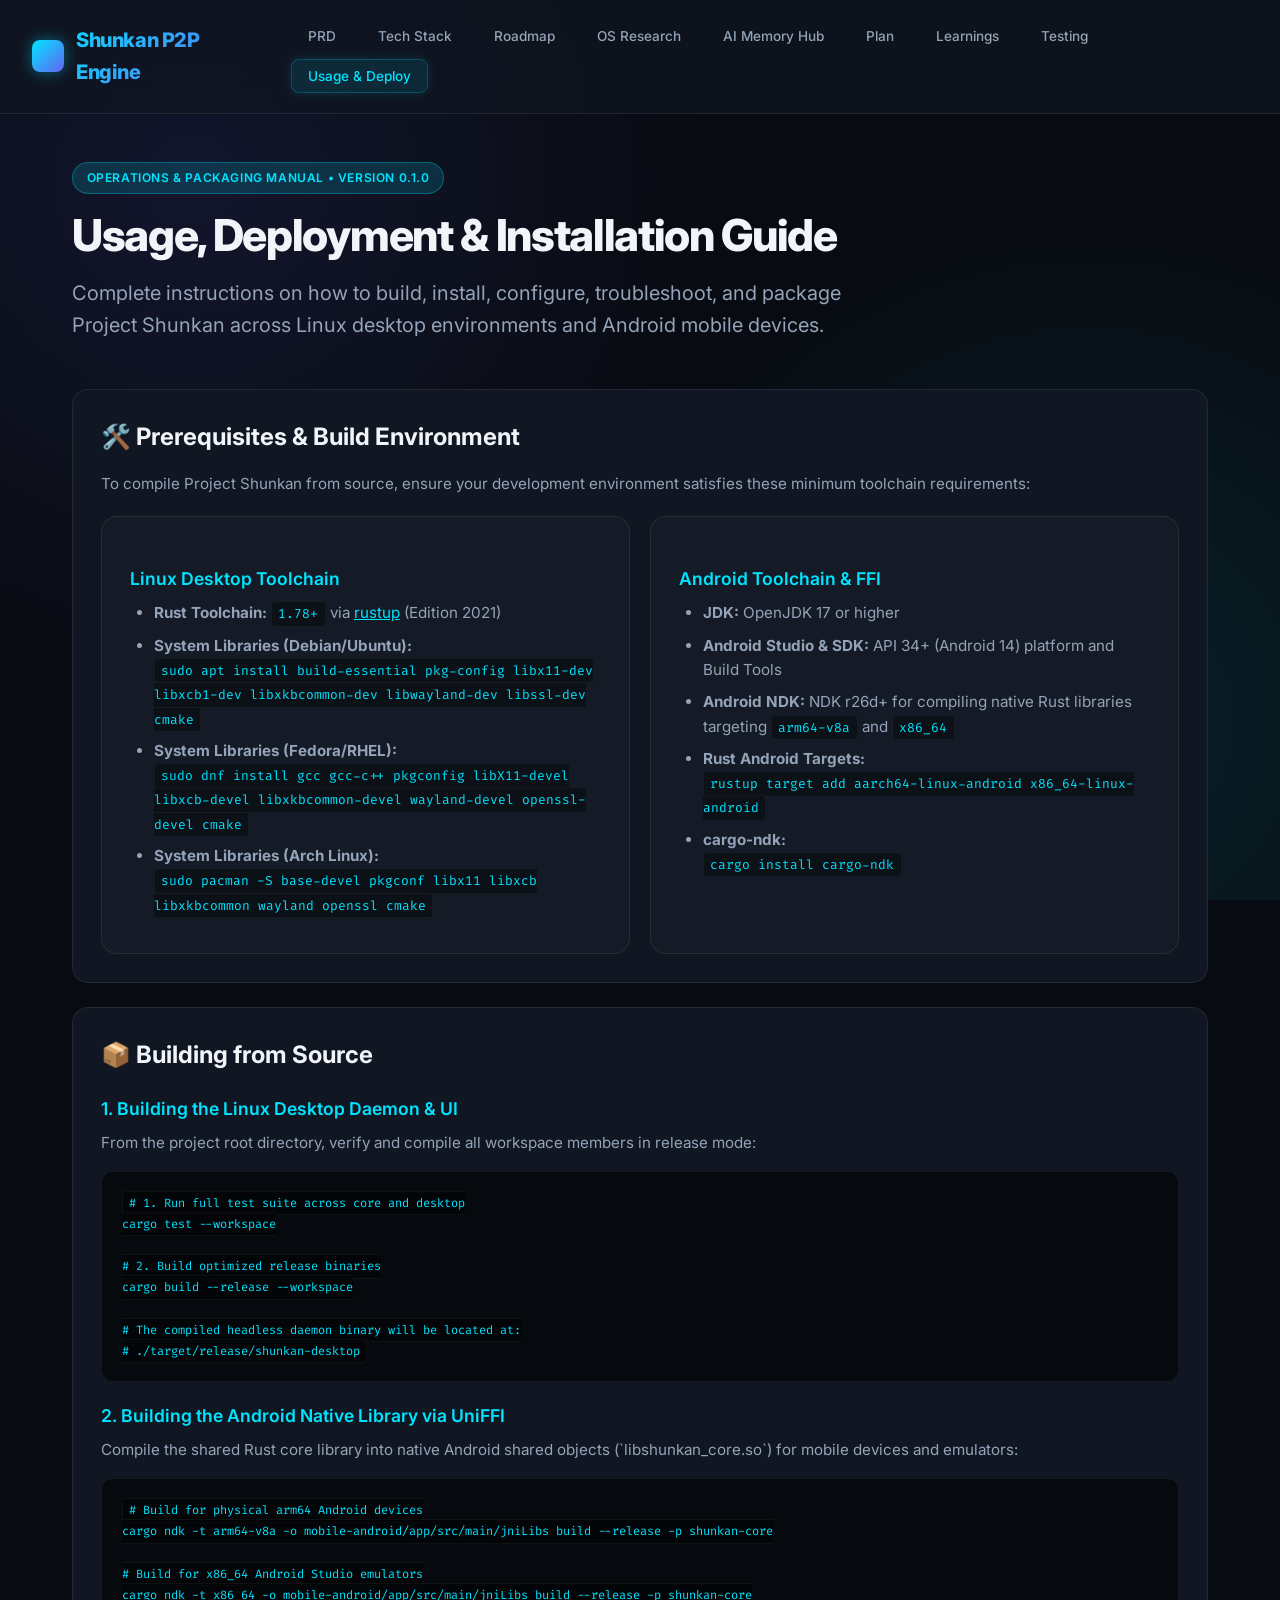
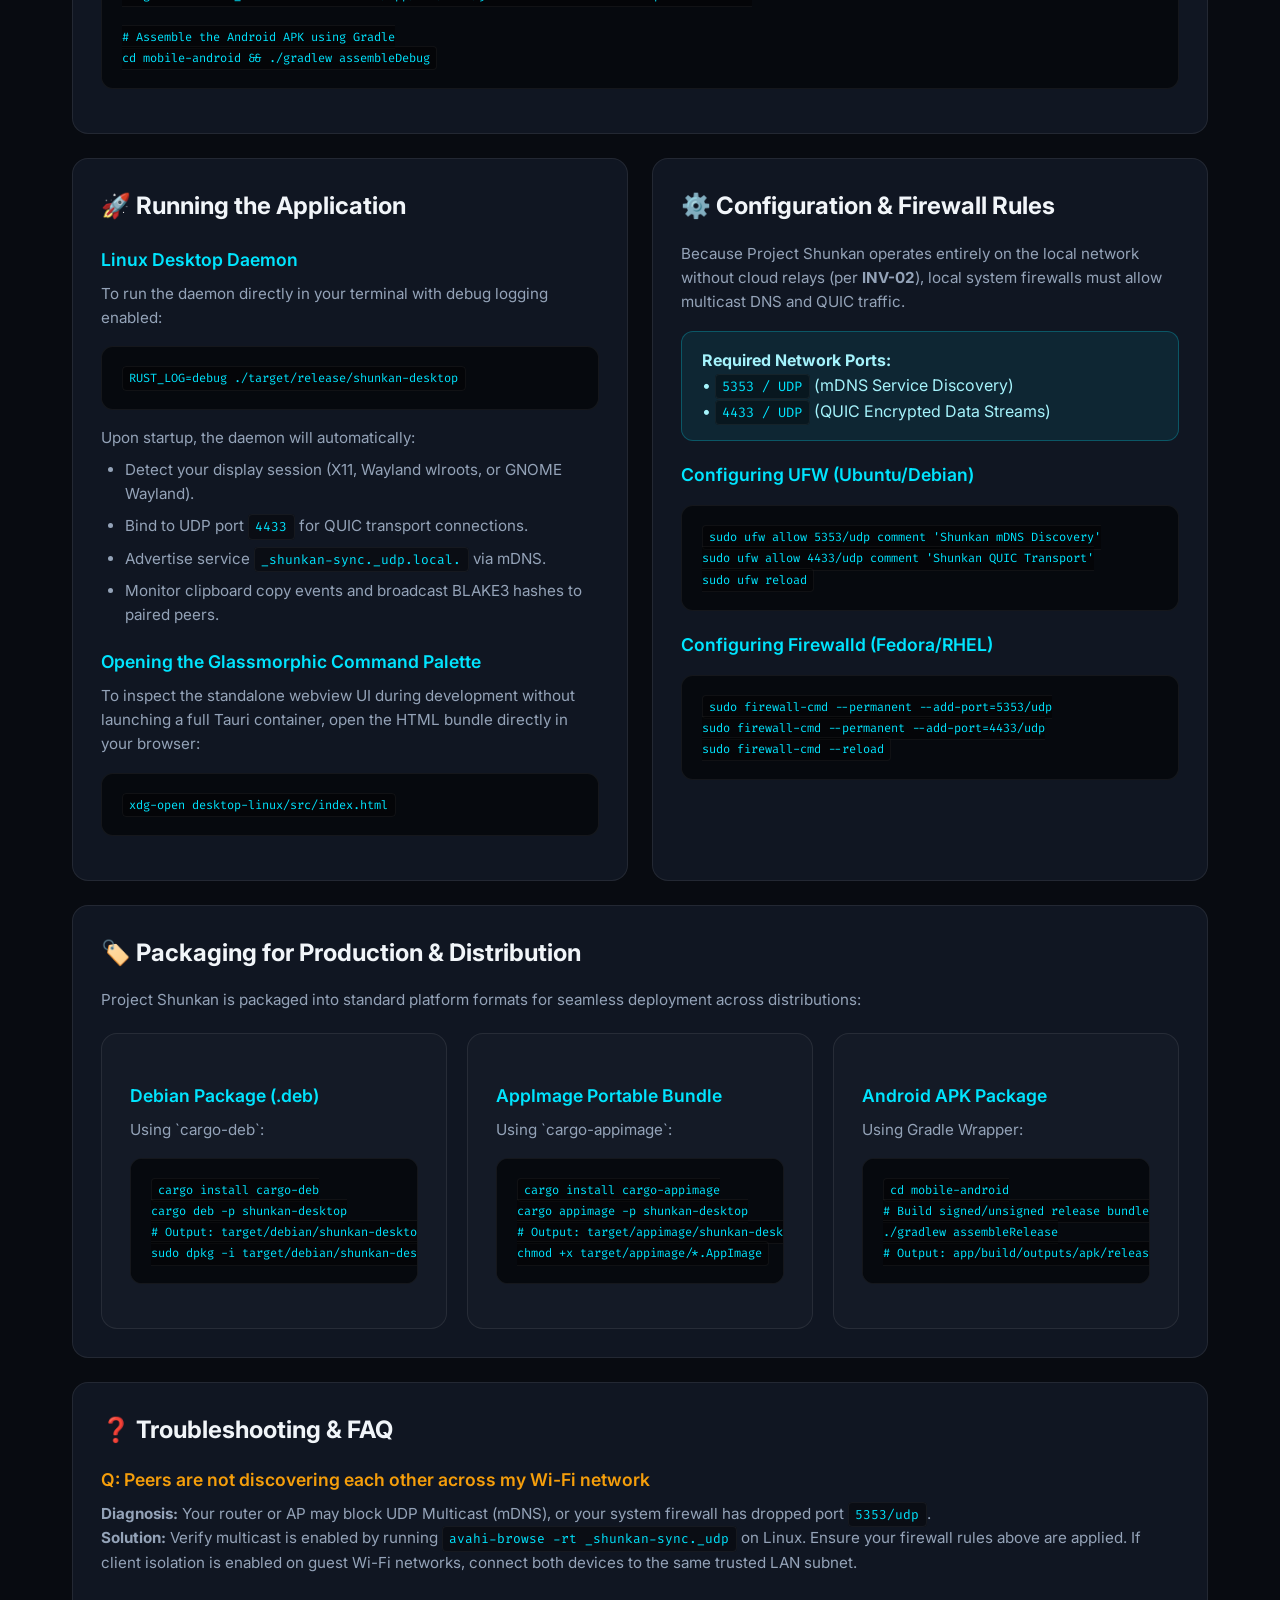
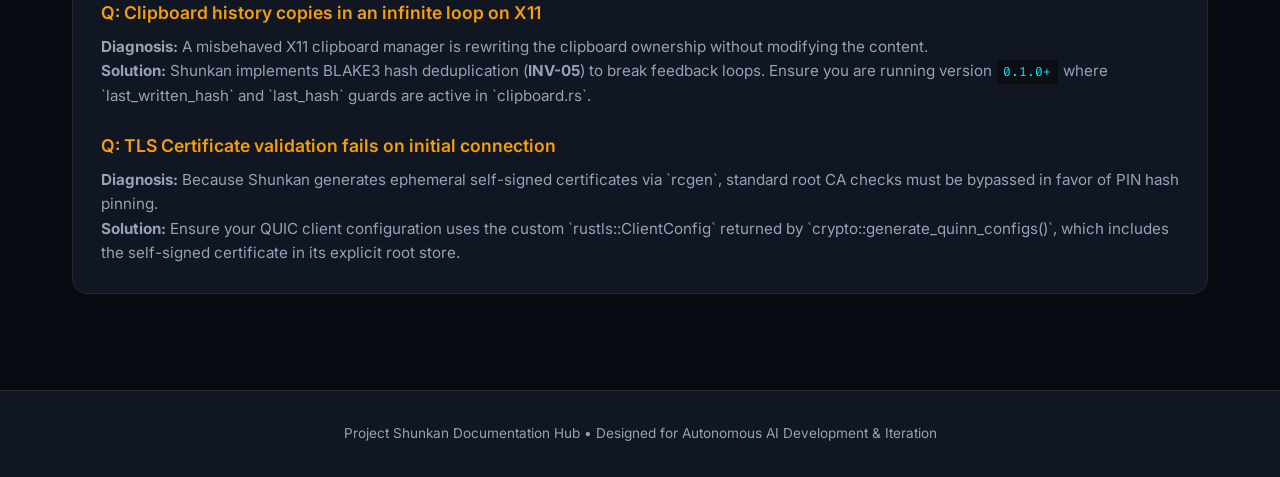
<file: usage.html>
<!DOCTYPE html>
<html lang="en">
<head>
    <meta charset="UTF-8">
    <meta name="viewport" content="width=device-width, initial-scale=1.0">
    <title>Usage, Deployment &amp; Installation Guide — Project Shunkan (瞬間)</title>
    <link rel="preconnect" href="https://fonts.googleapis.com">
    <link rel="preconnect" href="https://fonts.gstatic.com" crossorigin>
    <link href="https://fonts.googleapis.com/css2?family=Fira+Code:wght@400;500;600&family=Inter:wght@300;400;500;600;700;800&display=swap" rel="stylesheet">
    <style>
        :root {
            --bg-base: #080b11;
            --bg-surface: #101622;
            --bg-surface-hover: #161e2f;
            --bg-glass: rgba(16, 22, 34, 0.7);
            --border-color: rgba(255, 255, 255, 0.08);
            --border-glow: rgba(0, 229, 255, 0.3);
            --text-main: #f1f5f9;
            --text-muted: #94a3b8;
            --accent-cyan: #00e5ff;
            --accent-indigo: #6366f1;
            --accent-purple: #a855f7;
            --accent-emerald: #10b981;
            --accent-amber: #f59e0b;
            --accent-rose: #f43f5e;
        }

        * {
            box-sizing: border-box;
            margin: 0;
            padding: 0;
        }

        body {
            font-family: 'Inter', -apple-system, BlinkMacSystemFont, sans-serif;
            background-color: var(--bg-base);
            color: var(--text-main);
            line-height: 1.6;
            min-height: 100vh;
            display: flex;
            flex-direction: column;
            background-image: 
                radial-gradient(circle at 15% 20%, rgba(99, 102, 241, 0.12) 0%, transparent 40%),
                radial-gradient(circle at 85% 80%, rgba(0, 229, 255, 0.1) 0%, transparent 40%);
            background-attachment: fixed;
        }

        header {
            position: sticky;
            top: 0;
            z-index: 100;
            background: var(--bg-glass);
            backdrop-filter: blur(16px);
            -webkit-backdrop-filter: blur(16px);
            border-bottom: 1px solid var(--border-color);
            padding: 1rem 2rem;
            display: flex;
            justify-content: space-between;
            align-items: center;
        }

        .logo {
            display: flex;
            align-items: center;
            gap: 0.75rem;
            font-weight: 800;
            font-size: 1.25rem;
            letter-spacing: -0.02em;
            background: linear-gradient(135deg, var(--accent-cyan), var(--accent-indigo));
            -webkit-background-clip: text;
            -webkit-text-fill-color: transparent;
        }

        .logo-icon {
            width: 32px;
            height: 32px;
            border-radius: 8px;
            background: linear-gradient(135deg, var(--accent-cyan), var(--accent-indigo));
            display: flex;
            align-items: center;
            justify-content: center;
            color: #000;
            font-weight: 900;
            font-size: 1.1rem;
            box-shadow: 0 0 15px rgba(0, 229, 255, 0.4);
        }

        nav ul {
            display: flex;
            list-style: none;
            gap: 0.5rem;
            flex-wrap: wrap;
        }

        nav a {
            color: var(--text-muted);
            text-decoration: none;
            padding: 0.5rem 1rem;
            border-radius: 8px;
            font-size: 0.85rem;
            font-weight: 500;
            transition: all 0.2s ease;
            border: 1px solid transparent;
        }

        nav a:hover {
            color: var(--text-main);
            background: var(--bg-surface-hover);
        }

        nav a.active {
            color: var(--accent-cyan);
            background: rgba(0, 229, 255, 0.1);
            border-color: rgba(0, 229, 255, 0.2);
            box-shadow: 0 0 12px rgba(0, 229, 255, 0.15);
        }

        main {
            max-width: 1200px;
            margin: 0 auto;
            padding: 3rem 2rem;
            flex: 1;
            width: 100%;
        }

        .page-header {
            margin-bottom: 3rem;
        }

        .badge {
            display: inline-flex;
            align-items: center;
            gap: 0.5rem;
            padding: 0.35rem 0.85rem;
            border-radius: 9999px;
            background: rgba(0, 229, 255, 0.15);
            color: var(--accent-cyan);
            border: 1px solid rgba(0, 229, 255, 0.3);
            font-size: 0.75rem;
            font-weight: 600;
            text-transform: uppercase;
            letter-spacing: 0.05em;
            margin-bottom: 1rem;
        }

        h1 {
            font-size: 2.75rem;
            font-weight: 800;
            letter-spacing: -0.03em;
            line-height: 1.15;
            margin-bottom: 1rem;
        }

        .subtitle {
            font-size: 1.25rem;
            color: var(--text-muted);
            max-width: 800px;
            font-weight: 400;
        }

        .section-grid {
            display: grid;
            grid-template-columns: repeat(12, 1fr);
            gap: 1.5rem;
            margin-bottom: 3rem;
        }

        .card {
            background: var(--bg-surface);
            border: 1px solid var(--border-color);
            border-radius: 16px;
            padding: 1.75rem;
            transition: all 0.3s cubic-bezier(0.16, 1, 0.3, 1);
            position: relative;
            overflow: hidden;
        }

        .card:hover {
            border-color: rgba(255, 255, 255, 0.18);
            transform: translateY(-2px);
            box-shadow: 0 12px 30px rgba(0, 0, 0, 0.4);
        }

        .col-12 { grid-column: span 12; }
        .col-6 { grid-column: span 6; }
        .col-4 { grid-column: span 4; }

        @media (max-width: 900px) {
            .col-6, .col-4 { grid-column: span 12; }
        }

        h2 {
            font-size: 1.5rem;
            font-weight: 700;
            margin-bottom: 1rem;
            color: var(--text-main);
            display: flex;
            align-items: center;
            gap: 0.75rem;
        }

        h3 {
            font-size: 1.1rem;
            font-weight: 600;
            margin: 1.25rem 0 0.5rem;
            color: var(--accent-cyan);
        }

        p, li {
            color: var(--text-muted);
            font-size: 0.95rem;
        }

        ul {
            padding-left: 1.5rem;
            margin-top: 0.5rem;
        }

        li {
            margin-bottom: 0.5rem;
        }

        code {
            font-family: 'Fira Code', monospace;
            background: rgba(0, 0, 0, 0.4);
            padding: 0.2rem 0.4rem;
            border-radius: 4px;
            font-size: 0.85em;
            color: var(--accent-cyan);
            border: 1px solid rgba(255, 255, 255, 0.05);
        }

        pre {
            background: #06090e;
            border: 1px solid rgba(255, 255, 255, 0.06);
            border-radius: 12px;
            padding: 1.25rem;
            overflow-x: auto;
            margin: 1rem 0;
            font-family: 'Fira Code', monospace;
            font-size: 0.88rem;
            color: #e2e8f0;
            line-height: 1.5;
        }

        .alert {
            padding: 1rem 1.25rem;
            border-radius: 12px;
            margin: 1.25rem 0;
            border: 1px solid transparent;
            display: flex;
            gap: 1rem;
            align-items: flex-start;
        }

        .alert-info {
            background: rgba(0, 229, 255, 0.08);
            border-color: rgba(0, 229, 255, 0.25);
            color: #a5f3fc;
        }

        .alert-warning {
            background: rgba(245, 158, 11, 0.08);
            border-color: rgba(245, 158, 11, 0.25);
            color: #fde68a;
        }

        footer {
            border-top: 1px solid var(--border-color);
            padding: 2rem;
            text-align: center;
            font-size: 0.85rem;
            color: var(--text-muted);
            background: var(--bg-surface);
        }
    </style>
</head>
<body>

<header>
    <div class="logo">
        <div class="logo-icon">瞬</div>
        <span>Shunkan P2P Engine</span>
    </div>
    <nav>
        <ul>
            <li><a href="prd.html">PRD</a></li>
            <li><a href="stack.html">Tech Stack</a></li>
            <li><a href="tasks.html">Roadmap</a></li>
            <li><a href="research.html">OS Research</a></li>
            <li><a href="memory.html">AI Memory Hub</a></li>
            <li><a href="implementation_plan.html">Plan</a></li>
            <li><a href="learnings.html">Learnings</a></li>
            <li><a href="testing.html">Testing</a></li>
            <li><a href="usage.html" class="active">Usage &amp; Deploy</a></li>
        </ul>
    </nav>
</header>

<main>
    <div class="page-header">
        <div class="badge">Operations &amp; Packaging Manual • Version 0.1.0</div>
        <h1>Usage, Deployment &amp; Installation Guide</h1>
        <p class="subtitle">
            Complete instructions on how to build, install, configure, troubleshoot, and package Project Shunkan across Linux desktop environments and Android mobile devices.
        </p>
    </div>

    <div class="section-grid">
        <div class="card col-12">
            <h2>🛠️ Prerequisites &amp; Build Environment</h2>
            <p>To compile Project Shunkan from source, ensure your development environment satisfies these minimum toolchain requirements:</p>
            <div class="section-grid" style="margin-bottom: 0; gap: 1.25rem; margin-top: 1.25rem;">
                <div class="card col-6" style="background: rgba(255, 255, 255, 0.02);">
                    <h3>Linux Desktop Toolchain</h3>
                    <ul>
                        <li><strong>Rust Toolchain:</strong> <code>1.78+</code> via <a href="https://rustup.rs/" style="color:var(--accent-cyan);">rustup</a> (Edition 2021)</li>
                        <li><strong>System Libraries (Debian/Ubuntu):</strong> <br><code>sudo apt install build-essential pkg-config libx11-dev libxcb1-dev libxkbcommon-dev libwayland-dev libssl-dev cmake</code></li>
                        <li><strong>System Libraries (Fedora/RHEL):</strong> <br><code>sudo dnf install gcc gcc-c++ pkgconfig libX11-devel libxcb-devel libxkbcommon-devel wayland-devel openssl-devel cmake</code></li>
                        <li><strong>System Libraries (Arch Linux):</strong> <br><code>sudo pacman -S base-devel pkgconf libx11 libxcb libxkbcommon wayland openssl cmake</code></li>
                    </ul>
                </div>
                <div class="card col-6" style="background: rgba(255, 255, 255, 0.02);">
                    <h3>Android Toolchain &amp; FFI</h3>
                    <ul>
                        <li><strong>JDK:</strong> OpenJDK 17 or higher</li>
                        <li><strong>Android Studio &amp; SDK:</strong> API 34+ (Android 14) platform and Build Tools</li>
                        <li><strong>Android NDK:</strong> NDK r26d+ for compiling native Rust libraries targeting <code>arm64-v8a</code> and <code>x86_64</code></li>
                        <li><strong>Rust Android Targets:</strong> <br><code>rustup target add aarch64-linux-android x86_64-linux-android</code></li>
                        <li><strong>cargo-ndk:</strong> <br><code>cargo install cargo-ndk</code></li>
                    </ul>
                </div>
            </div>
        </div>

        <div class="card col-12">
            <h2>📦 Building from Source</h2>
            <h3>1. Building the Linux Desktop Daemon &amp; UI</h3>
            <p>From the project root directory, verify and compile all workspace members in release mode:</p>
            <pre><code># 1. Run full test suite across core and desktop
cargo test --workspace

# 2. Build optimized release binaries
cargo build --release --workspace

# The compiled headless daemon binary will be located at:
# ./target/release/shunkan-desktop</code></pre>
            
            <h3>2. Building the Android Native Library via UniFFI</h3>
            <p>Compile the shared Rust core library into native Android shared objects (`libshunkan_core.so`) for mobile devices and emulators:</p>
            <pre><code># Build for physical arm64 Android devices
cargo ndk -t arm64-v8a -o mobile-android/app/src/main/jniLibs build --release -p shunkan-core

# Build for x86_64 Android Studio emulators
cargo ndk -t x86_64 -o mobile-android/app/src/main/jniLibs build --release -p shunkan-core

# Assemble the Android APK using Gradle
cd mobile-android && ./gradlew assembleDebug</code></pre>
        </div>

        <div class="card col-6">
            <h2>🚀 Running the Application</h2>
            <h3>Linux Desktop Daemon</h3>
            <p>To run the daemon directly in your terminal with debug logging enabled:</p>
            <pre><code>RUST_LOG=debug ./target/release/shunkan-desktop</code></pre>
            <p>Upon startup, the daemon will automatically:</p>
            <ul>
                <li>Detect your display session (X11, Wayland wlroots, or GNOME Wayland).</li>
                <li>Bind to UDP port <code>4433</code> for QUIC transport connections.</li>
                <li>Advertise service <code>_shunkan-sync._udp.local.</code> via mDNS.</li>
                <li>Monitor clipboard copy events and broadcast BLAKE3 hashes to paired peers.</li>
            </ul>

            <h3>Opening the Glassmorphic Command Palette</h3>
            <p>To inspect the standalone webview UI during development without launching a full Tauri container, open the HTML bundle directly in your browser:</p>
            <pre><code>xdg-open desktop-linux/src/index.html</code></pre>
        </div>

        <div class="card col-6">
            <h2>⚙️ Configuration &amp; Firewall Rules</h2>
            <p>Because Project Shunkan operates entirely on the local network without cloud relays (per <strong>INV-02</strong>), local system firewalls must allow multicast DNS and QUIC traffic.</p>
            
            <div class="alert alert-info" style="margin-top:1rem;">
                <div>
                    <strong>Required Network Ports:</strong><br>
                    • <code>5353 / UDP</code> (mDNS Service Discovery)<br>
                    • <code>4433 / UDP</code> (QUIC Encrypted Data Streams)
                </div>
            </div>

            <h3>Configuring UFW (Ubuntu/Debian)</h3>
            <pre><code>sudo ufw allow 5353/udp comment 'Shunkan mDNS Discovery'
sudo ufw allow 4433/udp comment 'Shunkan QUIC Transport'
sudo ufw reload</code></pre>

            <h3>Configuring Firewalld (Fedora/RHEL)</h3>
            <pre><code>sudo firewall-cmd --permanent --add-port=5353/udp
sudo firewall-cmd --permanent --add-port=4433/udp
sudo firewall-cmd --reload</code></pre>
        </div>

        <div class="card col-12">
            <h2>🏷️ Packaging for Production &amp; Distribution</h2>
            <p>Project Shunkan is packaged into standard platform formats for seamless deployment across distributions:</p>
            
            <div class="section-grid" style="margin-bottom:0; margin-top:1.25rem; gap:1.25rem;">
                <div class="card col-4" style="background:rgba(255,255,255,0.02);">
                    <h3>Debian Package (.deb)</h3>
                    <p>Using `cargo-deb`:</p>
                    <pre><code>cargo install cargo-deb
cargo deb -p shunkan-desktop
# Output: target/debian/shunkan-desktop_0.1.0_amd64.deb
sudo dpkg -i target/debian/shunkan-desktop_0.1.0_amd64.deb</code></pre>
                </div>
                <div class="card col-4" style="background:rgba(255,255,255,0.02);">
                    <h3>AppImage Portable Bundle</h3>
                    <p>Using `cargo-appimage`:</p>
                    <pre><code>cargo install cargo-appimage
cargo appimage -p shunkan-desktop
# Output: target/appimage/shunkan-desktop-x86_64.AppImage
chmod +x target/appimage/*.AppImage</code></pre>
                </div>
                <div class="card col-4" style="background:rgba(255,255,255,0.02);">
                    <h3>Android APK Package</h3>
                    <p>Using Gradle Wrapper:</p>
                    <pre><code>cd mobile-android
# Build signed/unsigned release bundle
./gradlew assembleRelease
# Output: app/build/outputs/apk/release/app-release-unsigned.apk</code></pre>
                </div>
            </div>
        </div>

        <div class="card col-12">
            <h2>❓ Troubleshooting &amp; FAQ</h2>
            <div style="margin-top: 1rem;">
                <div style="margin-bottom: 1.5rem;">
                    <h3 style="color:var(--accent-amber); margin-top:0;">Q: Peers are not discovering each other across my Wi-Fi network</h3>
                    <p><strong>Diagnosis:</strong> Your router or AP may block UDP Multicast (mDNS), or your system firewall has dropped port <code>5353/udp</code>.</p>
                    <p><strong>Solution:</strong> Verify multicast is enabled by running <code>avahi-browse -rt _shunkan-sync._udp</code> on Linux. Ensure your firewall rules above are applied. If client isolation is enabled on guest Wi-Fi networks, connect both devices to the same trusted LAN subnet.</p>
                </div>
                <div style="margin-bottom: 1.5rem;">
                    <h3 style="color:var(--accent-amber); margin-top:0;">Q: Clipboard history copies in an infinite loop on X11</h3>
                    <p><strong>Diagnosis:</strong> A misbehaved X11 clipboard manager is rewriting the clipboard ownership without modifying the content.</p>
                    <p><strong>Solution:</strong> Shunkan implements BLAKE3 hash deduplication (<strong>INV-05</strong>) to break feedback loops. Ensure you are running version <code>0.1.0+</code> where `last_written_hash` and `last_hash` guards are active in `clipboard.rs`.</p>
                </div>
                <div>
                    <h3 style="color:var(--accent-amber); margin-top:0;">Q: TLS Certificate validation fails on initial connection</h3>
                    <p><strong>Diagnosis:</strong> Because Shunkan generates ephemeral self-signed certificates via `rcgen`, standard root CA checks must be bypassed in favor of PIN hash pinning.</p>
                    <p><strong>Solution:</strong> Ensure your QUIC client configuration uses the custom `rustls::ClientConfig` returned by `crypto::generate_quinn_configs()`, which includes the self-signed certificate in its explicit root store.</p>
                </div>
            </div>
        </div>
    </div>
</main>

<footer>
    Project Shunkan Documentation Hub • Designed for Autonomous AI Development &amp; Iteration
</footer>

</body>
</html>
</file>
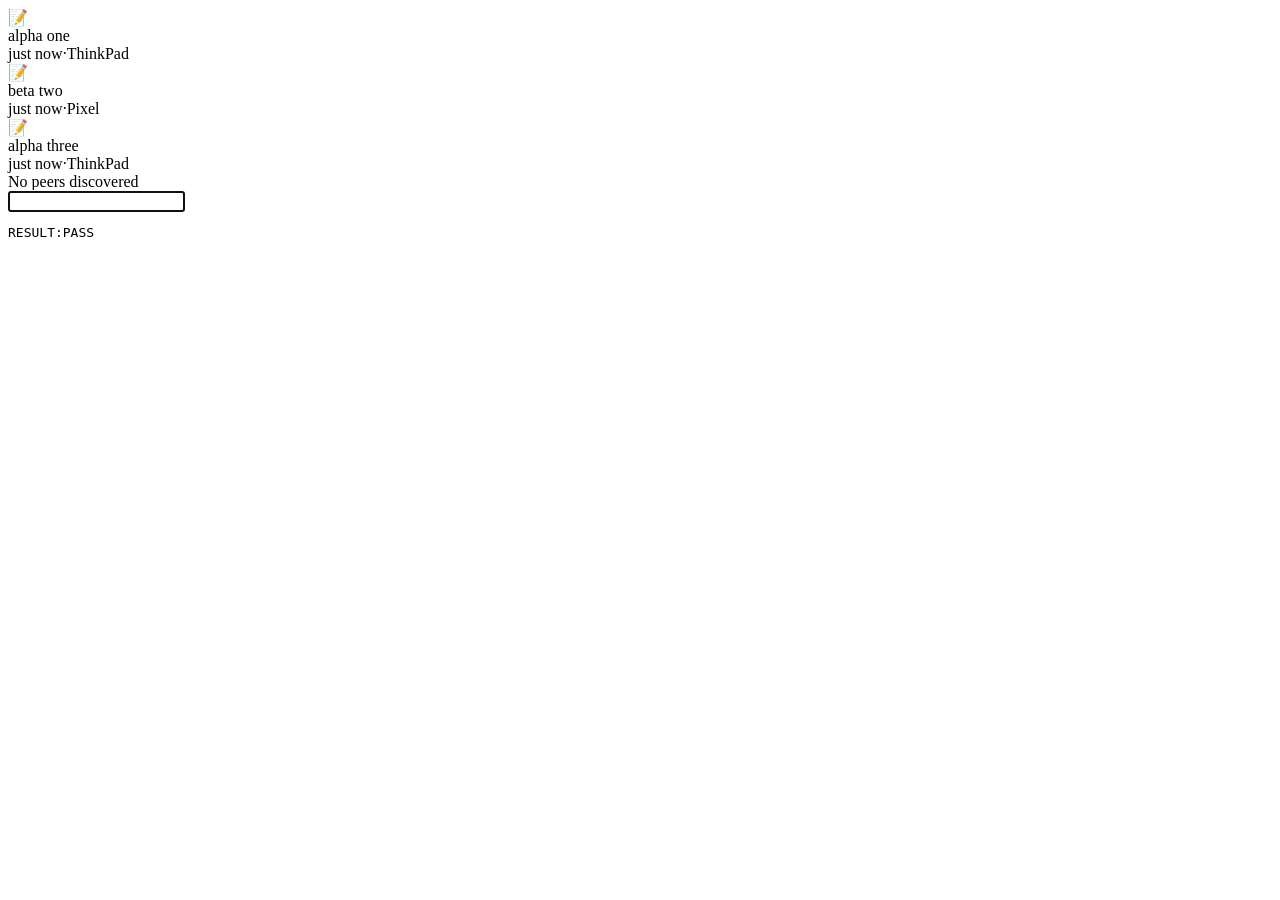
<file: desktop-linux/tests/palette-dom.html>
<!DOCTYPE html>
<!--
  Palette DOM safety harness.

  Loads the real src/app.js, feeds its renderers strings crafted to break out of
  HTML attributes, and asserts that nothing escapes into markup. Run it through
  tests/run-dom-tests.mjs, or just open it in a browser.

  The hostile values are the exact shapes the audit called out in F-18: peer
  names, platform strings, and content hashes arrive over the network, and they
  used to be interpolated straight into `title="…"`, `data-peer-id="…"` and
  `data-hash="…"`.
-->
<html lang="en">
<head>
  <meta charset="utf-8">
  <title>pending</title>
</head>
<body>
  <div id="history-list"></div>
  <div id="peers-list"></div>
  <span id="peer-count"></span>
  <span id="session-type"></span>
  <span id="version"></span>
  <span id="port"></span>
  <input id="search-input">
  <pre id="result">pending</pre>

  <script src="../src/app.js"></script>
  <script>
    // Values chosen to break out of an HTML attribute if the renderer builds
    // markup from strings. If any of them lands as markup, `pwned` fires.
    window.pwned = false;
    const BREAKOUT_ATTR = 'linux" onmouseover="window.pwned=true';
    const BREAKOUT_ID = 'peer-1" data-injected="yes';
    const BREAKOUT_TAG = '<img src=x onerror="window.pwned=true">';
    const BREAKOUT_HASH = 'abc123" onclick="window.pwned=true';
    const BREAKOUT_SCRIPT = '<script>window.pwned=true<\/script>';

    const failures = [];
    function check(name, condition, detail) {
      if (!condition) failures.push(detail ? `${name}: ${detail}` : name);
    }

    function runTests() {
      // Neutralize the background refresh so it cannot re-render underneath us.
      window.invoke = async (command) => (command === 'get_status' ? null : []);

      state.peers = [
        { id: BREAKOUT_ID, device_name: BREAKOUT_TAG, platform: BREAKOUT_ATTR, connected: true },
      ];
      state.history = [
        {
          hash: BREAKOUT_HASH,
          content_type: 'text',
          preview: BREAKOUT_SCRIPT,
          full_text: BREAKOUT_SCRIPT,
          timestamp: Math.floor(Date.now() / 1000),
          source: BREAKOUT_TAG,
        },
      ];
      state.filteredHistory = [...state.history];
      state.selectedIndex = 0;

      renderPeers();
      renderHistory();

      const peersList = document.getElementById('peers-list');
      const historyList = document.getElementById('history-list');

      // 1. No injected handler ever ran.
      check('no script executed', window.pwned === false);

      // 2. Nothing was parsed as an element.
      check('no img injected', peersList.querySelector('img') === null);
      check('no img injected in history', historyList.querySelector('img') === null);
      check('no script injected', historyList.querySelector('script') === null);

      // 3. Attributes hold the literal value, and no handler attribute appeared.
      const chip = peersList.querySelector('.peer-chip');
      check('peer chip rendered', chip !== null);
      if (chip) {
        check('title is literal', chip.getAttribute('title') === BREAKOUT_ATTR,
          JSON.stringify(chip.getAttribute('title')));
        check('no onmouseover attribute', !chip.hasAttribute('onmouseover'));
        check('peer id is literal', chip.getAttribute('data-peer-id') === BREAKOUT_ID,
          JSON.stringify(chip.getAttribute('data-peer-id')));
        check('no injected attribute', !chip.hasAttribute('data-injected'));
        check('device name is text', chip.textContent.includes(BREAKOUT_TAG));
      }

      const row = historyList.querySelector('.history-item');
      check('history row rendered', row !== null);
      if (row) {
        check('hash is literal', row.getAttribute('data-hash') === BREAKOUT_HASH,
          JSON.stringify(row.getAttribute('data-hash')));
        check('no onclick attribute', !row.hasAttribute('onclick'));
        const preview = row.querySelector('.history-preview');
        check('preview is text', preview && preview.textContent === BREAKOUT_SCRIPT,
          preview && JSON.stringify(preview.textContent));
        const source = row.querySelector('.history-source');
        check('source is text', source && source.textContent === BREAKOUT_TAG,
          source && JSON.stringify(source.textContent));
      }

      // 4. Empty states still render, and still render as text.
      state.peers = [];
      state.history = [];
      state.filteredHistory = [];
      state.searchQuery = BREAKOUT_TAG;
      renderPeers();
      renderHistory();
      check('empty peers rendered', peersList.textContent.includes('No peers discovered'));
      check('empty history rendered', historyList.textContent.includes('No matching entries'));
      check('no img in empty state', historyList.querySelector('img') === null);
      check('still not pwned', window.pwned === false);

      runInteractionTests();

      const verdict = failures.length === 0
        ? 'RESULT:PASS'
        : `RESULT:FAIL ${failures.join(' | ')}`;
      document.getElementById('result').textContent = verdict;
      document.title = verdict;
    }

    // ── Palette interaction (F-27, F-28, F-29) ────────────────────────────────

    function sampleHistory() {
      const now = Math.floor(Date.now() / 1000);
      return [
        { hash: 'h1', content_type: 'text', preview: 'alpha one', full_text: 'alpha one', timestamp: now, source: 'ThinkPad' },
        { hash: 'h2', content_type: 'text', preview: 'beta two', full_text: 'beta two', timestamp: now, source: 'Pixel' },
        { hash: 'h3', content_type: 'text', preview: 'alpha three', full_text: 'alpha three', timestamp: now, source: 'ThinkPad' },
      ];
    }

    function runInteractionTests() {
      const searchInput = document.getElementById('search-input');
      const historyList = document.getElementById('history-list');

      // Record what the backend was asked to do, so we can assert on it.
      const calls = [];
      window.invoke = async (command, args) => {
        calls.push({ command, args });
        if (command === 'get_history') return sampleHistory();
        if (command === 'get_peers') return [];
        if (command === 'get_status') return null;
        if (command === 'paste_entry') return true;
        return null;
      };
      // Neutralize the real window-hide path.
      window.hidePalette = async () => {};

      // ── F-27: a background refresh must not erase an active search ──────────
      state.history = sampleHistory();
      state.searchQuery = 'alpha';
      state.filteredHistory = [];
      state.selectedIndex = 0;
      filterHistory();

      check('search filters the list', state.filteredHistory.length === 2,
        `got ${state.filteredHistory.length}`);

      // Select the second match, then simulate the refresh that used to clobber it.
      state.selectedIndex = 1;
      applyFilter();

      check('refresh preserves the search', state.filteredHistory.length === 2,
        `got ${state.filteredHistory.length} after refresh`);
      check('refresh preserves the selection by hash',
        state.filteredHistory[state.selectedIndex]?.hash === 'h3',
        state.filteredHistory[state.selectedIndex]?.hash);

      // A new entry arriving at the front must not shift the selection.
      state.history = [
        { hash: 'h0', content_type: 'text', preview: 'alpha zero', full_text: 'alpha zero', timestamp: 0, source: 'New' },
        ...sampleHistory(),
      ];
      applyFilter();
      check('selection survives an insertion at the front',
        state.filteredHistory[state.selectedIndex]?.hash === 'h3',
        state.filteredHistory[state.selectedIndex]?.hash);

      // ── F-28: Enter in the search box must not paste ────────────────────────
      state.history = sampleHistory();
      state.searchQuery = '';
      filterHistory();

      calls.length = 0;
      searchInput.focus();
      searchInput.dispatchEvent(new KeyboardEvent('keydown', {
        key: 'Enter', bubbles: true, cancelable: true,
      }));
      check('Enter in the search box does not paste',
        !calls.some(c => c.command === 'paste_entry'),
        JSON.stringify(calls.map(c => c.command)));

      // Enter outside the search box does paste.
      calls.length = 0;
      historyList.focus();
      document.dispatchEvent(new KeyboardEvent('keydown', {
        key: 'Enter', bubbles: true, cancelable: true,
      }));
      check('Enter outside the search box pastes',
        calls.some(c => c.command === 'paste_entry'));

      // Arrow keys still drive the list while typing.
      state.selectedIndex = 0;
      searchInput.dispatchEvent(new KeyboardEvent('keydown', {
        key: 'ArrowDown', bubbles: true, cancelable: true,
      }));
      check('arrows navigate while typing', state.selectedIndex === 1,
        String(state.selectedIndex));

      // ── F-29: single click selects, double click pastes ─────────────────────
      state.selectedIndex = 0;
      renderHistory();
      calls.length = 0;

      const secondRow = historyList.querySelectorAll('.history-item')[1];
      check('rows rendered for click tests', !!secondRow);
      if (secondRow) {
        secondRow.dispatchEvent(new MouseEvent('click', { bubbles: true, detail: 1 }));
        check('single click selects', state.selectedIndex === 1, String(state.selectedIndex));
        check('single click does not paste',
          !calls.some(c => c.command === 'paste_entry'),
          JSON.stringify(calls.map(c => c.command)));

        const refreshed = historyList.querySelectorAll('.history-item')[1];
        refreshed.dispatchEvent(new MouseEvent('click', { bubbles: true, detail: 2 }));
        check('double click pastes', calls.some(c => c.command === 'paste_entry'));
      }

      // ── F-29: Escape closes rather than logging ─────────────────────────────
      let closed = false;
      window.hidePalette = async () => { closed = true; };
      document.dispatchEvent(new KeyboardEvent('keydown', {
        key: 'Escape', bubbles: true, cancelable: true,
      }));
      check('Escape closes the palette', closed);

      // Escape works from inside the search box too.
      closed = false;
      searchInput.dispatchEvent(new KeyboardEvent('keydown', {
        key: 'Escape', bubbles: true, cancelable: true,
      }));
      check('Escape closes from the search box', closed);
    }

    window.addEventListener('load', () => {
      try {
        runTests();
      } catch (err) {
        const verdict = `RESULT:FAIL threw ${err && err.message}`;
        document.getElementById('result').textContent = verdict;
        document.title = verdict;
      }
    });
  </script>
</body>
</html>
</file>
<file: desktop-linux/src/styles.css>
/*
 * Shunkan — Glassmorphic Command Palette Stylesheet
 *
 * Dark theme with cyan/indigo accents matching the project docs aesthetic.
 * Designed for the clipboard history overlay triggered by Super+V.
 */

:root {
    --bg-base: #080b11;
    --bg-surface: #101622;
    --bg-surface-hover: #161e2f;
    --bg-glass: rgba(16, 22, 34, 0.85);
    --bg-glass-heavy: rgba(16, 22, 34, 0.95);
    --border-color: rgba(255, 255, 255, 0.08);
    --border-glow: rgba(0, 229, 255, 0.3);
    --text-main: #f1f5f9;
    --text-muted: #94a3b8;
    --text-dim: #64748b;
    --accent-cyan: #00e5ff;
    --accent-indigo: #6366f1;
    --accent-purple: #a855f7;
    --accent-emerald: #10b981;
    --accent-amber: #f59e0b;
    --accent-rose: #f43f5e;
    --radius-sm: 8px;
    --radius-md: 12px;
    --radius-lg: 16px;
    --shadow-glow: 0 0 20px rgba(0, 229, 255, 0.15);
}

* {
    box-sizing: border-box;
    margin: 0;
    padding: 0;
}

body {
    font-family: 'Inter', -apple-system, BlinkMacSystemFont, 'Segoe UI', sans-serif;
    background: transparent;
    color: var(--text-main);
    line-height: 1.5;
    min-height: 100vh;
    display: flex;
    align-items: center;
    justify-content: center;
}

/* ── Command Palette Container ────────────────────────────────────────────── */

.palette-container {
    width: 520px;
    max-height: 600px;
    background: var(--bg-glass-heavy);
    backdrop-filter: blur(24px);
    -webkit-backdrop-filter: blur(24px);
    border: 1px solid var(--border-color);
    border-radius: var(--radius-lg);
    box-shadow:
        0 25px 60px rgba(0, 0, 0, 0.6),
        0 0 0 1px rgba(255, 255, 255, 0.05),
        var(--shadow-glow);
    display: flex;
    flex-direction: column;
    overflow: hidden;
}

/* ── Header ───────────────────────────────────────────────────────────────── */

.palette-header {
    display: flex;
    align-items: center;
    justify-content: space-between;
    padding: 0.75rem 1rem;
    border-bottom: 1px solid var(--border-color);
}

.logo {
    display: flex;
    align-items: center;
    gap: 0.5rem;
}

.logo-icon {
    width: 28px;
    height: 28px;
    border-radius: 6px;
    background: linear-gradient(135deg, var(--accent-cyan), var(--accent-indigo));
    display: flex;
    align-items: center;
    justify-content: center;
    color: #000;
    font-weight: 900;
    font-size: 0.9rem;
    box-shadow: 0 0 12px rgba(0, 229, 255, 0.35);
}

.logo-text {
    font-weight: 700;
    font-size: 0.95rem;
    background: linear-gradient(135deg, var(--accent-cyan), var(--accent-indigo));
    -webkit-background-clip: text;
    -webkit-text-fill-color: transparent;
    letter-spacing: -0.01em;
}

.status-bar {
    display: flex;
    gap: 0.5rem;
    align-items: center;
}

.status-badge {
    font-size: 0.72rem;
    font-weight: 600;
    padding: 0.2rem 0.55rem;
    border-radius: 6px;
    background: rgba(0, 229, 255, 0.12);
    color: var(--accent-cyan);
    border: 1px solid rgba(0, 229, 255, 0.2);
}

.status-badge.muted {
    background: rgba(255, 255, 255, 0.04);
    color: var(--text-dim);
    border-color: var(--border-color);
}

/* ── Search Input ─────────────────────────────────────────────────────────── */

.search-container {
    padding: 0.75rem 1rem;
    border-bottom: 1px solid var(--border-color);
}

.search-input {
    width: 100%;
    padding: 0.6rem 0.85rem;
    background: rgba(0, 0, 0, 0.3);
    border: 1px solid var(--border-color);
    border-radius: var(--radius-sm);
    color: var(--text-main);
    font-size: 0.9rem;
    font-family: inherit;
    outline: none;
    transition: border-color 0.2s ease, box-shadow 0.2s ease;
}

.search-input::placeholder {
    color: var(--text-dim);
}

.search-input:focus {
    border-color: var(--border-glow);
    box-shadow: 0 0 0 3px rgba(0, 229, 255, 0.1);
}

.search-shortcut {
    margin-top: 0.4rem;
    font-size: 0.7rem;
    color: var(--text-dim);
    display: flex;
    gap: 0.4rem;
    align-items: center;
}

kbd {
    display: inline-flex;
    align-items: center;
    justify-content: center;
    min-width: 18px;
    height: 18px;
    padding: 0 4px;
    background: rgba(255, 255, 255, 0.06);
    border: 1px solid rgba(255, 255, 255, 0.1);
    border-radius: 4px;
    font-family: 'Fira Code', 'SF Mono', monospace;
    font-size: 0.65rem;
    color: var(--text-muted);
    line-height: 1;
}

/* ── History List ─────────────────────────────────────────────────────────── */

.history-list {
    flex: 1;
    overflow-y: auto;
    padding: 0.5rem;
    max-height: 320px;
}

.history-list::-webkit-scrollbar {
    width: 5px;
}

.history-list::-webkit-scrollbar-track {
    background: transparent;
}

.history-list::-webkit-scrollbar-thumb {
    background: rgba(255, 255, 255, 0.1);
    border-radius: 3px;
}

.history-list::-webkit-scrollbar-thumb:hover {
    background: rgba(255, 255, 255, 0.2);
}

.history-item {
    display: flex;
    align-items: flex-start;
    gap: 0.75rem;
    padding: 0.6rem 0.75rem;
    border-radius: var(--radius-sm);
    cursor: pointer;
    transition: background 0.15s ease, border-color 0.15s ease;
    border: 1px solid transparent;
    margin-bottom: 2px;
}

.history-item:hover,
.history-item.selected {
    background: var(--bg-surface-hover);
    border-color: var(--border-color);
}

.history-item.selected {
    border-color: var(--border-glow);
    box-shadow: 0 0 8px rgba(0, 229, 255, 0.1);
}

.history-icon {
    width: 28px;
    height: 28px;
    border-radius: 6px;
    background: rgba(255, 255, 255, 0.04);
    display: flex;
    align-items: center;
    justify-content: center;
    font-size: 0.85rem;
    flex-shrink: 0;
    margin-top: 2px;
}

.history-content {
    flex: 1;
    min-width: 0;
}

.history-preview {
    font-size: 0.85rem;
    color: var(--text-main);
    white-space: nowrap;
    overflow: hidden;
    text-overflow: ellipsis;
    font-family: 'Fira Code', monospace;
    line-height: 1.4;
}

.history-meta {
    display: flex;
    gap: 0.5rem;
    align-items: center;
    margin-top: 0.15rem;
}

.history-meta span {
    font-size: 0.7rem;
    color: var(--text-dim);
}

.history-source {
    color: var(--accent-indigo) !important;
    font-weight: 500;
}

/* ── Empty State ──────────────────────────────────────────────────────────── */

.empty-state {
    display: flex;
    flex-direction: column;
    align-items: center;
    justify-content: center;
    padding: 3rem 1rem;
    text-align: center;
}

.empty-icon {
    font-size: 2.5rem;
    margin-bottom: 0.75rem;
    opacity: 0.4;
}

.empty-state p {
    color: var(--text-muted);
    font-size: 0.9rem;
}

.empty-hint {
    color: var(--text-dim) !important;
    font-size: 0.8rem !important;
    margin-top: 0.25rem;
}

/* ── Peers Panel ──────────────────────────────────────────────────────────── */

.peers-panel {
    border-top: 1px solid var(--border-color);
    padding: 0.6rem 1rem;
}

.peers-title {
    font-size: 0.72rem;
    font-weight: 600;
    text-transform: uppercase;
    letter-spacing: 0.06em;
    color: var(--text-dim);
    margin-bottom: 0.4rem;
}

.peers-list {
    display: flex;
    gap: 0.4rem;
    flex-wrap: wrap;
}

.peer-chip {
    display: inline-flex;
    align-items: center;
    gap: 0.35rem;
    padding: 0.2rem 0.55rem;
    border-radius: 6px;
    background: rgba(255, 255, 255, 0.04);
    border: 1px solid var(--border-color);
    font-size: 0.75rem;
    color: var(--text-muted);
    cursor: pointer;
    transition: all 0.15s ease;
}

.peer-chip:hover {
    background: rgba(99, 102, 241, 0.12);
    border-color: rgba(99, 102, 241, 0.3);
    color: var(--accent-indigo);
}

.peer-dot {
    width: 6px;
    height: 6px;
    border-radius: 50%;
    background: var(--accent-emerald);
    box-shadow: 0 0 4px rgba(16, 185, 129, 0.5);
}

.empty-peers {
    font-size: 0.75rem;
    color: var(--text-dim);
    padding: 0.2rem 0;
}

/* ── Footer ───────────────────────────────────────────────────────────────── */

.palette-footer {
    display: flex;
    align-items: center;
    justify-content: center;
    gap: 0.5rem;
    padding: 0.5rem 1rem;
    border-top: 1px solid var(--border-color);
    font-size: 0.7rem;
    color: var(--text-dim);
}

.separator {
    opacity: 0.3;
}

/* ── Animations ───────────────────────────────────────────────────────────── */

@keyframes fadeIn {
    from { opacity: 0; transform: translateY(-8px) scale(0.98); }
    to   { opacity: 1; transform: translateY(0) scale(1); }
}

.palette-container {
    animation: fadeIn 0.2s cubic-bezier(0.16, 1, 0.3, 1) forwards;
}
</file>
